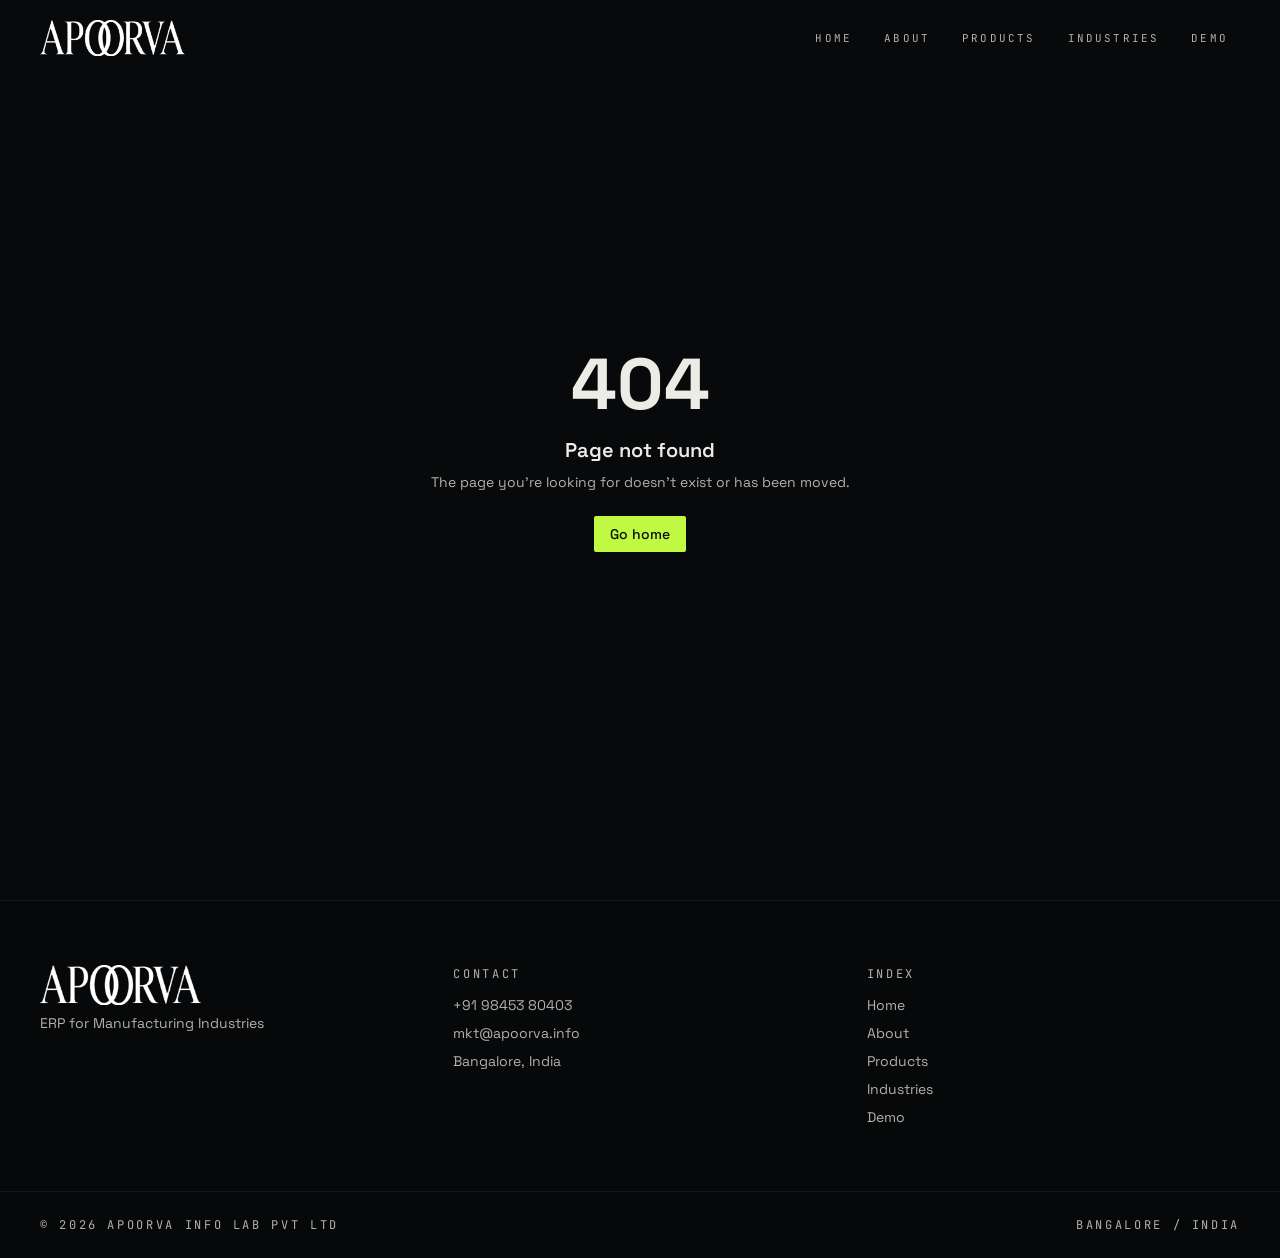
<file: index.html>
<!DOCTYPE html><html lang="en"><head><meta charSet="utf-8"/><meta name="viewport" content="width=device-width, initial-scale=1"/><link rel="preload" as="image" href="/img/apoorva-logo.png"/><link rel="stylesheet" href="/assets/styles-BxoEETp6.css" data-precedence="default"/><link rel="stylesheet" href="https://fonts.googleapis.com/css2?family=Space+Grotesk:wght@300;400;500;600;700&amp;family=JetBrains+Mono:wght@400;500&amp;display=swap" data-precedence="default"/><title>Apoorva Info Lab — ERP for Manufacturing Industries</title><meta name="author" content="Apoorva Info Lab Pvt Ltd"/><meta name="description" content="Advanced ERP systems for manufacturing: AIMS, CIPAS, eBIZ, eWaste and E Cast, backed by 24/7 technical support and deep industry expertise."/><meta property="og:title" content="Apoorva Info Lab — ERP for Manufacturing Industries"/><meta property="og:description" content="Advanced ERP systems for manufacturing: AIMS, CIPAS, eBIZ, eWaste and E Cast, backed by 24/7 technical support and deep industry expertise."/><meta property="og:type" content="website"/><meta name="twitter:card" content="summary"/><link rel="modulepreload" href="/assets/index-D6dcOJN_.js"/><link rel="modulepreload" href="/assets/jsx-runtime-B-hcVAMW.js"/><link rel="modulepreload" href="/assets/routes-D7aoRh3-.js"/><link rel="modulepreload" href="/assets/Reveal-HDSV6b2i.js"/><link rel="icon" href="/favicon.png" type="image/png"/><link rel="preconnect" href="https://fonts.googleapis.com"/><link rel="preconnect" href="https://fonts.gstatic.com" crossorigin="anonymous"/></head><body><div aria-hidden="true" class="pointer-events-none fixed inset-0 -z-10 bg-background"><div class="absolute inset-0 overflow-hidden"><div class="absolute left-1/2 top-1/3 h-[46rem] w-[46rem] -translate-x-1/2 -translate-y-1/2 rounded-full bg-primary/8 blur-[140px]"></div><div class="absolute bottom-0 left-0 h-[30rem] w-[30rem] rounded-full bg-foreground/5 blur-[120px]"></div><div class="absolute inset-0 opacity-[0.16]" style="background-image:linear-gradient(to right, color-mix(in oklch, var(--color-foreground) 12%, transparent) 1px, transparent 1px), linear-gradient(to bottom, color-mix(in oklch, var(--color-foreground) 12%, transparent) 1px, transparent 1px);background-size:88px 88px;mask-image:radial-gradient(ellipse at 50% 40%, black, transparent 72%)"></div></div></div><header class="fixed inset-x-0 top-0 z-50 transition-all duration-500 border-b border-transparent"><div class="mx-auto flex max-w-[1400px] items-center justify-between gap-2 px-3 py-5 sm:gap-6 sm:px-6 md:px-10"><a class="group shrink-0 active" aria-label="Apoorva Info Lab home" href="/" data-status="active" aria-current="page"><img src="/img/apoorva-logo.png" alt="Apoorva Info Lab" class="h-7 w-auto max-w-24 object-contain brightness-0 invert sm:h-9 sm:max-w-40"/></a><nav class="flex items-center gap-1 sm:gap-2"><a class="px-1 py-2 font-mono text-[0.5rem] uppercase tracking-[0.08em] transition-colors sm:px-3 sm:text-[0.68rem] sm:tracking-[0.2em] text-primary" href="/" data-status="active" aria-current="page">Home</a><a class="px-1 py-2 font-mono text-[0.5rem] uppercase tracking-[0.08em] transition-colors sm:px-3 sm:text-[0.68rem] sm:tracking-[0.2em] text-muted-foreground hover:text-foreground" href="/about">About</a><a class="px-1 py-2 font-mono text-[0.5rem] uppercase tracking-[0.08em] transition-colors sm:px-3 sm:text-[0.68rem] sm:tracking-[0.2em] text-muted-foreground hover:text-foreground" href="/products">Products</a><a class="px-1 py-2 font-mono text-[0.5rem] uppercase tracking-[0.08em] transition-colors sm:px-3 sm:text-[0.68rem] sm:tracking-[0.2em] text-muted-foreground hover:text-foreground" href="/industries">Industries</a><a class="px-1 py-2 font-mono text-[0.5rem] uppercase tracking-[0.08em] transition-colors sm:px-3 sm:text-[0.68rem] sm:tracking-[0.2em] text-muted-foreground hover:text-foreground" href="/book-demo">Demo</a></nav></div></header><main class="relative z-10"><!--$--><div><section class="relative flex min-h-[100svh] items-center overflow-hidden"><div class="pointer-events-none fixed left-0 top-0 z-20 transition-opacity duration-500 opacity-100" aria-hidden="false"><div class="absolute left-1/2 top-1/2 -translate-x-1/2 -translate-y-1/2 text-center drop-shadow-lg"><p class="font-mono text-[0.58rem] uppercase tracking-[0.22em] text-muted-foreground">System / 001</p><p class="mt-1 whitespace-nowrap font-mono text-xs font-medium uppercase tracking-[0.18em] text-primary">ERP Sphere</p></div><div><span class="absolute h-px origin-center bg-primary/55 left-[12%] top-[31%] w-[25%] rotate-[24deg]"></span><span class="absolute size-1 bg-primary shadow-[0_0_10px_var(--color-primary)] left-[35%] top-[30%]"></span><a class="inline-flex items-center justify-center gap-2 whitespace-nowrap font-medium cursor-pointer transition-colors focus-visible:outline-none focus-visible:ring-1 disabled:pointer-events-none disabled:opacity-50 disabled:cursor-not-allowed [&amp;_svg]:pointer-events-none [&amp;_svg]:size-4 [&amp;_svg]:shrink-0 border pointer-events-auto absolute h-7 rounded-none border-primary/45 bg-background/80 px-2 font-mono text-[0.58rem] uppercase tracking-[0.16em] text-foreground shadow-none backdrop-blur-md hover:border-primary hover:bg-primary hover:text-primary-foreground focus-visible:ring-primary left-[-19%] top-[18%]" tabindex="0" href="/products/aims">AIMS</a></div><div><span class="absolute h-px origin-center bg-primary/55 right-[10%] top-[39%] w-[28%] -rotate-[17deg]"></span><span class="absolute size-1 bg-primary shadow-[0_0_10px_var(--color-primary)] right-[35%] top-[38%]"></span><a class="inline-flex items-center justify-center gap-2 whitespace-nowrap font-medium cursor-pointer transition-colors focus-visible:outline-none focus-visible:ring-1 disabled:pointer-events-none disabled:opacity-50 disabled:cursor-not-allowed [&amp;_svg]:pointer-events-none [&amp;_svg]:size-4 [&amp;_svg]:shrink-0 border pointer-events-auto absolute h-7 rounded-none border-primary/45 bg-background/80 px-2 font-mono text-[0.58rem] uppercase tracking-[0.16em] text-foreground shadow-none backdrop-blur-md hover:border-primary hover:bg-primary hover:text-primary-foreground focus-visible:ring-primary right-[-22%] top-[27%]" tabindex="0" href="/products/cipas">CIPAS</a></div><div><span class="absolute h-px origin-center bg-primary/55 bottom-[34%] left-[11%] w-[27%] -rotate-[20deg]"></span><span class="absolute size-1 bg-primary shadow-[0_0_10px_var(--color-primary)] bottom-[34%] left-[35%]"></span><a class="inline-flex items-center justify-center gap-2 whitespace-nowrap font-medium cursor-pointer transition-colors focus-visible:outline-none focus-visible:ring-1 disabled:pointer-events-none disabled:opacity-50 disabled:cursor-not-allowed [&amp;_svg]:pointer-events-none [&amp;_svg]:size-4 [&amp;_svg]:shrink-0 border pointer-events-auto absolute h-7 rounded-none border-primary/45 bg-background/80 px-2 font-mono text-[0.58rem] uppercase tracking-[0.16em] text-foreground shadow-none backdrop-blur-md hover:border-primary hover:bg-primary hover:text-primary-foreground focus-visible:ring-primary bottom-[23%] left-[-20%]" tabindex="0" href="/products/ebiz">eBIZ</a></div><div><span class="absolute h-px origin-center bg-primary/55 bottom-[24%] right-[10%] w-[28%] rotate-[25deg]"></span><span class="absolute size-1 bg-primary shadow-[0_0_10px_var(--color-primary)] bottom-[23%] right-[35%]"></span><a class="inline-flex items-center justify-center gap-2 whitespace-nowrap font-medium cursor-pointer transition-colors focus-visible:outline-none focus-visible:ring-1 disabled:pointer-events-none disabled:opacity-50 disabled:cursor-not-allowed [&amp;_svg]:pointer-events-none [&amp;_svg]:size-4 [&amp;_svg]:shrink-0 border pointer-events-auto absolute h-7 rounded-none border-primary/45 bg-background/80 px-2 font-mono text-[0.58rem] uppercase tracking-[0.16em] text-foreground shadow-none backdrop-blur-md hover:border-primary hover:bg-primary hover:text-primary-foreground focus-visible:ring-primary bottom-[10%] right-[-20%]" tabindex="0" href="/products/ewaste">eWaste</a></div><div><span class="absolute origin-center bg-primary/55 left-1/2 top-[6%] h-[33%] w-px -translate-x-1/2"></span><span class="absolute size-1 bg-primary shadow-[0_0_10px_var(--color-primary)] left-1/2 top-[38%] -translate-x-1/2"></span><a class="inline-flex items-center justify-center gap-2 whitespace-nowrap font-medium cursor-pointer transition-colors focus-visible:outline-none focus-visible:ring-1 disabled:pointer-events-none disabled:opacity-50 disabled:cursor-not-allowed [&amp;_svg]:pointer-events-none [&amp;_svg]:size-4 [&amp;_svg]:shrink-0 border pointer-events-auto absolute h-7 rounded-none border-primary/45 bg-background/80 px-2 font-mono text-[0.58rem] uppercase tracking-[0.16em] text-foreground shadow-none backdrop-blur-md hover:border-primary hover:bg-primary hover:text-primary-foreground focus-visible:ring-primary left-1/2 top-[-16%] -translate-x-1/2" tabindex="0" href="/products/ecast">E Cast</a></div></div><div class="mx-auto w-full max-w-[1400px] px-6 md:px-10"><div style="transition-delay:0ms" class="transition-all duration-1000 ease-out motion-reduce:transition-none translate-y-8 opacity-0 blur-[6px]"><p class="label-mono">Erp systems / 001</p></div><div style="transition-delay:120ms" class="transition-all duration-1000 ease-out motion-reduce:transition-none translate-y-8 opacity-0 blur-[6px]"><h1 class="display-xl mt-8 text-[clamp(2.15rem,6.5vw,5.75rem)]">APOORVA<span class="block text-muted-foreground/60">INFO LAB</span></h1><div class="mt-6 min-h-[7rem] max-w-3xl sm:min-h-[5.5rem]" aria-live="polite" aria-atomic="true"><p class="text-2xl font-medium leading-snug text-foreground sm:text-3xl md:text-4xl"><span class="text-muted-foreground/70">ERP for </span><span class="inline-block text-primary hero-text-anim">Discrete Manufacturing</span></p><div class="relative mt-5 h-px w-full max-w-[16rem] overflow-hidden bg-border/60" aria-hidden="true"><span class="absolute inset-y-0 left-0 bg-primary transition-none" style="transform:translateX(-100%)"></span></div></div></div><div style="transition-delay:260ms" class="transition-all duration-1000 ease-out motion-reduce:transition-none translate-y-8 opacity-0 blur-[6px]"><div class="mt-10 grid gap-8 border-t border-border/60 pt-8 md:grid-cols-[1.1fr_1fr]"><p class="max-w-xl text-xl leading-relaxed text-muted-foreground">Transforming manufacturing operations with cutting-edge technology, comprehensive ERP systems, and unparalleled technical support.</p><div class="flex flex-wrap items-start gap-4 md:justify-end"><a class="group inline-flex items-center gap-3 bg-primary px-6 py-3 font-mono text-[0.7rem] uppercase tracking-[0.2em] text-primary-foreground transition-transform hover:-translate-y-0.5" href="/products">Explore solutions<svg xmlns="http://www.w3.org/2000/svg" width="24" height="24" viewBox="0 0 24 24" fill="none" stroke="currentColor" stroke-width="2" stroke-linecap="round" stroke-linejoin="round" class="lucide lucide-arrow-right size-4 transition-transform group-hover:translate-x-1" aria-hidden="true"><path d="M5 12h14"></path><path d="m12 5 7 7-7 7"></path></svg></a><a class="inline-flex items-center gap-3 border border-border px-6 py-3 font-mono text-[0.7rem] uppercase tracking-[0.2em] text-foreground transition-colors hover:border-primary hover:text-primary" href="/book-demo">Book demo</a></div></div></div></div><span class="label-mono absolute bottom-8 left-6 md:left-10">Scroll to enter</span></section><section class="relative flex min-h-[100svh] items-center py-32"><div class="mx-auto w-full max-w-[1400px] px-6 md:px-10"><div style="transition-delay:0ms" class="transition-all duration-1000 ease-out motion-reduce:transition-none translate-y-8 opacity-0 blur-[6px]"><div class="flex items-center gap-4"><span class="font-mono text-[0.68rem] tracking-[0.24em] text-primary">002</span><span class="h-px w-10 bg-primary/40"></span><span class="label-mono">Identity</span></div></div><div style="transition-delay:120ms" class="transition-all duration-1000 ease-out motion-reduce:transition-none translate-y-8 opacity-0 blur-[6px]"><div class="glass-panel mt-10 max-w-4xl p-8 md:p-14"><h2 class="display-xl text-[clamp(2rem,5vw,4rem)]">Advanced ERP Solutions for Manufacturing Excellence</h2><dl class="mt-12 grid gap-10 sm:grid-cols-3"><div><dt class="label-mono text-primary">Advanced ERP Solutions</dt><dd class="mt-3 text-lg leading-relaxed text-muted-foreground">Comprehensive software tailored for manufacturing excellence with real-time analytics and automation.</dd></div><div><dt class="label-mono text-primary">24/7 Technical Support</dt><dd class="mt-3 text-lg leading-relaxed text-muted-foreground">Round-the-clock technical support to keep your operations running smoothly with expert assistance.</dd></div><div><dt class="label-mono text-primary">Industry Expertise</dt><dd class="mt-3 text-lg leading-relaxed text-muted-foreground">Deep understanding of manufacturing processes and challenges with proven implementation success.</dd></div></dl><div class="mt-12 flex flex-wrap gap-x-12 gap-y-4 border-t border-border/60 pt-6"><div><p class="label-mono">Based in</p><p class="mt-1 text-base">Bangalore, India</p></div><div><p class="label-mono">Focus</p><p class="mt-1 text-base">Manufacturing ERP</p></div><div><p class="label-mono">Support</p><p class="mt-1 text-base">24/7 technical</p></div></div></div></div></div></section><section class="relative flex min-h-[100svh] items-center py-32"><div class="mx-auto w-full max-w-[1400px] px-6 md:px-10"><div style="transition-delay:0ms" class="transition-all duration-1000 ease-out motion-reduce:transition-none translate-y-8 opacity-0 blur-[6px]"><div class="flex items-center gap-4"><span class="font-mono text-[0.68rem] tracking-[0.24em] text-primary">003</span><span class="h-px w-10 bg-primary/40"></span><span class="label-mono">The machine</span></div></div><div style="transition-delay:100ms" class="transition-all duration-1000 ease-out motion-reduce:transition-none translate-y-8 opacity-0 blur-[6px]"><h2 class="display-xl mt-8 max-w-3xl text-[clamp(2rem,6vw,5rem)]">One system, running every floor.</h2></div><div class="mt-16 grid gap-px border border-border/60 bg-border/40 sm:grid-cols-2 lg:grid-cols-3"><div style="transition-delay:0ms" class="transition-all duration-1000 ease-out motion-reduce:transition-none translate-y-8 opacity-0 blur-[6px]"><div class="group h-full bg-background/60 p-8 backdrop-blur-sm transition-colors hover:bg-primary/5"><p class="font-mono text-[0.68rem] tracking-[0.24em] text-primary">MODULE / <!-- -->01</p><p class="mt-6 text-xl tracking-tight">Production Planning</p><span class="mt-6 block h-px w-full bg-border transition-colors group-hover:bg-primary/50"></span></div></div><div style="transition-delay:70ms" class="transition-all duration-1000 ease-out motion-reduce:transition-none translate-y-8 opacity-0 blur-[6px]"><div class="group h-full bg-background/60 p-8 backdrop-blur-sm transition-colors hover:bg-primary/5"><p class="font-mono text-[0.68rem] tracking-[0.24em] text-primary">MODULE / <!-- -->02</p><p class="mt-6 text-xl tracking-tight">Inventory Management</p><span class="mt-6 block h-px w-full bg-border transition-colors group-hover:bg-primary/50"></span></div></div><div style="transition-delay:140ms" class="transition-all duration-1000 ease-out motion-reduce:transition-none translate-y-8 opacity-0 blur-[6px]"><div class="group h-full bg-background/60 p-8 backdrop-blur-sm transition-colors hover:bg-primary/5"><p class="font-mono text-[0.68rem] tracking-[0.24em] text-primary">MODULE / <!-- -->03</p><p class="mt-6 text-xl tracking-tight">Quality Control</p><span class="mt-6 block h-px w-full bg-border transition-colors group-hover:bg-primary/50"></span></div></div><div style="transition-delay:210ms" class="transition-all duration-1000 ease-out motion-reduce:transition-none translate-y-8 opacity-0 blur-[6px]"><div class="group h-full bg-background/60 p-8 backdrop-blur-sm transition-colors hover:bg-primary/5"><p class="font-mono text-[0.68rem] tracking-[0.24em] text-primary">MODULE / <!-- -->04</p><p class="mt-6 text-xl tracking-tight">Project &amp; Resource Planning</p><span class="mt-6 block h-px w-full bg-border transition-colors group-hover:bg-primary/50"></span></div></div><div style="transition-delay:280ms" class="transition-all duration-1000 ease-out motion-reduce:transition-none translate-y-8 opacity-0 blur-[6px]"><div class="group h-full bg-background/60 p-8 backdrop-blur-sm transition-colors hover:bg-primary/5"><p class="font-mono text-[0.68rem] tracking-[0.24em] text-primary">MODULE / <!-- -->05</p><p class="mt-6 text-xl tracking-tight">Trade &amp; Rental Operations</p><span class="mt-6 block h-px w-full bg-border transition-colors group-hover:bg-primary/50"></span></div></div><div style="transition-delay:350ms" class="transition-all duration-1000 ease-out motion-reduce:transition-none translate-y-8 opacity-0 blur-[6px]"><div class="group h-full bg-background/60 p-8 backdrop-blur-sm transition-colors hover:bg-primary/5"><p class="font-mono text-[0.68rem] tracking-[0.24em] text-primary">MODULE / <!-- -->06</p><p class="mt-6 text-xl tracking-tight">Compliance &amp; Reporting</p><span class="mt-6 block h-px w-full bg-border transition-colors group-hover:bg-primary/50"></span></div></div></div></div></section><section class="relative py-32"><div class="mx-auto w-full max-w-[1400px] px-6 md:px-10"><div style="transition-delay:0ms" class="transition-all duration-1000 ease-out motion-reduce:transition-none translate-y-8 opacity-0 blur-[6px]"><div class="flex items-center gap-4"><span class="font-mono text-[0.68rem] tracking-[0.24em] text-primary">004</span><span class="h-px w-10 bg-primary/40"></span><span class="label-mono">Product corridor</span></div></div></div><div class="mx-auto flex min-h-[62svh] w-full max-w-[1400px] items-center px-6 py-8 md:px-10"><div style="transition-delay:0ms" class="transition-all duration-1000 ease-out motion-reduce:transition-none translate-y-8 opacity-0 blur-[6px] w-full"><article class="glass-panel grid gap-10 p-8 md:grid-cols-[0.9fr_1.1fr] md:p-14"><div><p class="font-mono text-[0.68rem] tracking-[0.24em] text-primary">PRODUCT / <!-- -->01</p><h3 class="display-xl mt-6 text-[clamp(2.5rem,8vw,6rem)]">AIMS</h3></div><div class="flex flex-col justify-between gap-10"><p class="text-xl leading-relaxed text-muted-foreground">AIMS ERP for Manufacturing Excellence</p><ul class="grid gap-x-8 gap-y-3 sm:grid-cols-2"><li class="flex items-baseline gap-3 text-lg"><span class="size-1 shrink-0 translate-y-[-2px] bg-primary"></span>Production planning</li><li class="flex items-baseline gap-3 text-lg"><span class="size-1 shrink-0 translate-y-[-2px] bg-primary"></span>Inventory &amp; MRP</li><li class="flex items-baseline gap-3 text-lg"><span class="size-1 shrink-0 translate-y-[-2px] bg-primary"></span>Quality control</li><li class="flex items-baseline gap-3 text-lg"><span class="size-1 shrink-0 translate-y-[-2px] bg-primary"></span>Maintenance &amp; tooling</li></ul><a class="group inline-flex w-fit items-center gap-3 border border-border px-5 py-3 font-mono text-[0.68rem] uppercase tracking-[0.2em] transition-colors hover:border-primary hover:text-primary" href="/products/aims">View product<svg xmlns="http://www.w3.org/2000/svg" width="24" height="24" viewBox="0 0 24 24" fill="none" stroke="currentColor" stroke-width="2" stroke-linecap="round" stroke-linejoin="round" class="lucide lucide-arrow-right size-4 transition-transform group-hover:translate-x-1" aria-hidden="true"><path d="M5 12h14"></path><path d="m12 5 7 7-7 7"></path></svg></a></div></article></div></div><div class="mx-auto flex min-h-[62svh] w-full max-w-[1400px] items-center px-6 py-8 md:px-10"><div style="transition-delay:0ms" class="transition-all duration-1000 ease-out motion-reduce:transition-none translate-y-8 opacity-0 blur-[6px] w-full"><article class="glass-panel grid gap-10 p-8 md:grid-cols-[0.9fr_1.1fr] md:p-14"><div><p class="font-mono text-[0.68rem] tracking-[0.24em] text-primary">PRODUCT / <!-- -->02</p><h3 class="display-xl mt-6 text-[clamp(2.5rem,8vw,6rem)]">CIPAS</h3></div><div class="flex flex-col justify-between gap-10"><p class="text-xl leading-relaxed text-muted-foreground">CIPAS ERP for Project-Based Manufacturing</p><ul class="grid gap-x-8 gap-y-3 sm:grid-cols-2"><li class="flex items-baseline gap-3 text-lg"><span class="size-1 shrink-0 translate-y-[-2px] bg-primary"></span>Project costing</li><li class="flex items-baseline gap-3 text-lg"><span class="size-1 shrink-0 translate-y-[-2px] bg-primary"></span>Billing schedules</li><li class="flex items-baseline gap-3 text-lg"><span class="size-1 shrink-0 translate-y-[-2px] bg-primary"></span>Material tracking</li><li class="flex items-baseline gap-3 text-lg"><span class="size-1 shrink-0 translate-y-[-2px] bg-primary"></span>Live project status</li></ul><a class="group inline-flex w-fit items-center gap-3 border border-border px-5 py-3 font-mono text-[0.68rem] uppercase tracking-[0.2em] transition-colors hover:border-primary hover:text-primary" href="/products/cipas">View product<svg xmlns="http://www.w3.org/2000/svg" width="24" height="24" viewBox="0 0 24 24" fill="none" stroke="currentColor" stroke-width="2" stroke-linecap="round" stroke-linejoin="round" class="lucide lucide-arrow-right size-4 transition-transform group-hover:translate-x-1" aria-hidden="true"><path d="M5 12h14"></path><path d="m12 5 7 7-7 7"></path></svg></a></div></article></div></div><div class="mx-auto flex min-h-[62svh] w-full max-w-[1400px] items-center px-6 py-8 md:px-10"><div style="transition-delay:0ms" class="transition-all duration-1000 ease-out motion-reduce:transition-none translate-y-8 opacity-0 blur-[6px] w-full"><article class="glass-panel grid gap-10 p-8 md:grid-cols-[0.9fr_1.1fr] md:p-14"><div><p class="font-mono text-[0.68rem] tracking-[0.24em] text-primary">PRODUCT / <!-- -->03</p><h3 class="display-xl mt-6 text-[clamp(2.5rem,8vw,6rem)]">eBIZ</h3></div><div class="flex flex-col justify-between gap-10"><p class="text-xl leading-relaxed text-muted-foreground">eBIZ ERP for Trading, IT Rental &amp; Service</p><ul class="grid gap-x-8 gap-y-3 sm:grid-cols-2"><li class="flex items-baseline gap-3 text-lg"><span class="size-1 shrink-0 translate-y-[-2px] bg-primary"></span>Rental operations</li><li class="flex items-baseline gap-3 text-lg"><span class="size-1 shrink-0 translate-y-[-2px] bg-primary"></span>Asset tracking</li><li class="flex items-baseline gap-3 text-lg"><span class="size-1 shrink-0 translate-y-[-2px] bg-primary"></span>Service management</li><li class="flex items-baseline gap-3 text-lg"><span class="size-1 shrink-0 translate-y-[-2px] bg-primary"></span>Integrated accounting</li></ul><a class="group inline-flex w-fit items-center gap-3 border border-border px-5 py-3 font-mono text-[0.68rem] uppercase tracking-[0.2em] transition-colors hover:border-primary hover:text-primary" href="/products/ebiz">View product<svg xmlns="http://www.w3.org/2000/svg" width="24" height="24" viewBox="0 0 24 24" fill="none" stroke="currentColor" stroke-width="2" stroke-linecap="round" stroke-linejoin="round" class="lucide lucide-arrow-right size-4 transition-transform group-hover:translate-x-1" aria-hidden="true"><path d="M5 12h14"></path><path d="m12 5 7 7-7 7"></path></svg></a></div></article></div></div><div class="mx-auto flex min-h-[62svh] w-full max-w-[1400px] items-center px-6 py-8 md:px-10"><div style="transition-delay:0ms" class="transition-all duration-1000 ease-out motion-reduce:transition-none translate-y-8 opacity-0 blur-[6px] w-full"><article class="glass-panel grid gap-10 p-8 md:grid-cols-[0.9fr_1.1fr] md:p-14"><div><p class="font-mono text-[0.68rem] tracking-[0.24em] text-primary">PRODUCT / <!-- -->04</p><h3 class="display-xl mt-6 text-[clamp(2.5rem,8vw,6rem)]">eWaste</h3></div><div class="flex flex-col justify-between gap-10"><p class="text-xl leading-relaxed text-muted-foreground">ERP for E-Waste Management</p><ul class="grid gap-x-8 gap-y-3 sm:grid-cols-2"><li class="flex items-baseline gap-3 text-lg"><span class="size-1 shrink-0 translate-y-[-2px] bg-primary"></span>Collection tracking</li><li class="flex items-baseline gap-3 text-lg"><span class="size-1 shrink-0 translate-y-[-2px] bg-primary"></span>Segregation &amp; recycling</li><li class="flex items-baseline gap-3 text-lg"><span class="size-1 shrink-0 translate-y-[-2px] bg-primary"></span>Data destruction</li><li class="flex items-baseline gap-3 text-lg"><span class="size-1 shrink-0 translate-y-[-2px] bg-primary"></span>Certified disposal</li></ul><a class="group inline-flex w-fit items-center gap-3 border border-border px-5 py-3 font-mono text-[0.68rem] uppercase tracking-[0.2em] transition-colors hover:border-primary hover:text-primary" href="/products/ewaste">View product<svg xmlns="http://www.w3.org/2000/svg" width="24" height="24" viewBox="0 0 24 24" fill="none" stroke="currentColor" stroke-width="2" stroke-linecap="round" stroke-linejoin="round" class="lucide lucide-arrow-right size-4 transition-transform group-hover:translate-x-1" aria-hidden="true"><path d="M5 12h14"></path><path d="m12 5 7 7-7 7"></path></svg></a></div></article></div></div><div class="mx-auto flex min-h-[62svh] w-full max-w-[1400px] items-center px-6 py-8 md:px-10"><div style="transition-delay:0ms" class="transition-all duration-1000 ease-out motion-reduce:transition-none translate-y-8 opacity-0 blur-[6px] w-full"><article class="glass-panel grid gap-10 p-8 md:grid-cols-[0.9fr_1.1fr] md:p-14"><div><p class="font-mono text-[0.68rem] tracking-[0.24em] text-primary">PRODUCT / <!-- -->05</p><h3 class="display-xl mt-6 text-[clamp(2.5rem,8vw,6rem)]">E Cast</h3></div><div class="flex flex-col justify-between gap-10"><p class="text-xl leading-relaxed text-muted-foreground">ERP for Forging &amp; Casting Industry</p><ul class="grid gap-x-8 gap-y-3 sm:grid-cols-2"><li class="flex items-baseline gap-3 text-lg"><span class="size-1 shrink-0 translate-y-[-2px] bg-primary"></span>Forging planning</li><li class="flex items-baseline gap-3 text-lg"><span class="size-1 shrink-0 translate-y-[-2px] bg-primary"></span>Material traceability</li><li class="flex items-baseline gap-3 text-lg"><span class="size-1 shrink-0 translate-y-[-2px] bg-primary"></span>Die &amp; tool control</li><li class="flex items-baseline gap-3 text-lg"><span class="size-1 shrink-0 translate-y-[-2px] bg-primary"></span>Quality &amp; OEE</li></ul><a class="group inline-flex w-fit items-center gap-3 border border-border px-5 py-3 font-mono text-[0.68rem] uppercase tracking-[0.2em] transition-colors hover:border-primary hover:text-primary" href="/products/ecast">View product<svg xmlns="http://www.w3.org/2000/svg" width="24" height="24" viewBox="0 0 24 24" fill="none" stroke="currentColor" stroke-width="2" stroke-linecap="round" stroke-linejoin="round" class="lucide lucide-arrow-right size-4 transition-transform group-hover:translate-x-1" aria-hidden="true"><path d="M5 12h14"></path><path d="m12 5 7 7-7 7"></path></svg></a></div></article></div></div></section><section class="relative flex min-h-[90svh] items-center py-32"><div class="mx-auto w-full max-w-[1400px] px-6 md:px-10"><div style="transition-delay:0ms" class="transition-all duration-1000 ease-out motion-reduce:transition-none translate-y-8 opacity-0 blur-[6px]"><div class="flex items-center gap-4"><span class="font-mono text-[0.68rem] tracking-[0.24em] text-primary">005</span><span class="h-px w-10 bg-primary/40"></span><span class="label-mono">Transmission</span></div></div><div style="transition-delay:120ms" class="transition-all duration-1000 ease-out motion-reduce:transition-none translate-y-8 opacity-0 blur-[6px]"><h2 class="display-xl mt-8 max-w-4xl text-[clamp(2.2rem,7vw,6rem)]">Ready to transform your manufacturing processes?</h2></div><div style="transition-delay:220ms" class="transition-all duration-1000 ease-out motion-reduce:transition-none translate-y-8 opacity-0 blur-[6px]"><p class="mt-8 max-w-xl text-xl leading-relaxed text-muted-foreground">Join hundreds of manufacturing companies that trust <!-- -->Apoorva Info Lab<!-- --> for their digital transformation journey.</p></div><div style="transition-delay:300ms" class="transition-all duration-1000 ease-out motion-reduce:transition-none translate-y-8 opacity-0 blur-[6px]"><div class="mt-12 flex flex-wrap items-center gap-6"><a class="group inline-flex items-center gap-3 bg-primary px-8 py-4 font-mono text-[0.7rem] uppercase tracking-[0.2em] text-primary-foreground transition-transform hover:-translate-y-0.5" href="/book-demo">Book your demo<svg xmlns="http://www.w3.org/2000/svg" width="24" height="24" viewBox="0 0 24 24" fill="none" stroke="currentColor" stroke-width="2" stroke-linecap="round" stroke-linejoin="round" class="lucide lucide-arrow-right size-4 transition-transform group-hover:translate-x-1" aria-hidden="true"><path d="M5 12h14"></path><path d="m12 5 7 7-7 7"></path></svg></a><div class="flex flex-wrap gap-x-10 gap-y-3"><div><p class="label-mono">Call</p><p class="mt-1 text-base">+91 98453 80403</p></div><div><p class="label-mono">Write</p><p class="mt-1 text-base">mkt@apoorva.info</p></div><div><p class="label-mono">Located</p><p class="mt-1 text-base">Bangalore, India</p></div></div></div></div></div></section></div><script>(function(a,f){let l;try{l=JSON.parse(sessionStorage.getItem(a)||"{}")}catch{return}const n=l?.[f||history.state?.__TSR_key];let c=!1;for(const t in n){const e=n[t],o=e?.scrollX,s=e?.scrollY;if(Number.isFinite(o)&&Number.isFinite(s)){if(t==="window")scrollTo(o,s),c=!0;else if(t)try{const r=document.querySelector(t);r&&(r.scrollLeft=o,r.scrollTop=s)}catch{}}}if(c)return;const i=location.hash.slice(1);if(i){const t=history.state?.__hashScrollIntoViewOptions??!0;if(t){const e=document.getElementById(i);e&&e.scrollIntoView(t)}return}scrollTo(0,0)})("tsr-scroll-restoration-v1_3");document.currentScript.remove()</script><!--/$--></main><footer class="relative z-10 border-t border-border/60 bg-background/80 backdrop-blur-xl"><div class="mx-auto grid max-w-[1400px] gap-10 px-6 py-16 md:grid-cols-3 md:px-10"><div><img src="/img/apoorva-logo.png" alt="Apoorva Info Lab" class="h-10 w-auto max-w-52 object-contain brightness-0 invert"/><p class="mt-2 max-w-xs text-sm text-muted-foreground">ERP for Manufacturing Industries</p></div><div><p class="label-mono">Contact</p><ul class="mt-3 space-y-2 text-sm text-muted-foreground"><li><a href="tel:+919845380403" class="hover:text-primary">+91 98453 80403</a></li><li><a href="mailto:mkt@apoorva.info" class="hover:text-primary">mkt@apoorva.info</a></li><li>Bangalore, India</li></ul></div><div><p class="label-mono">Index</p><ul class="mt-3 space-y-2 text-sm"><li><a class="text-muted-foreground transition-colors hover:text-primary active" href="/" data-status="active" aria-current="page">Home</a></li><li><a class="text-muted-foreground transition-colors hover:text-primary" href="/about">About</a></li><li><a class="text-muted-foreground transition-colors hover:text-primary" href="/products">Products</a></li><li><a class="text-muted-foreground transition-colors hover:text-primary" href="/industries">Industries</a></li><li><a class="text-muted-foreground transition-colors hover:text-primary" href="/book-demo">Demo</a></li></ul></div></div><div class="mx-auto flex max-w-[1400px] flex-wrap items-center justify-between gap-3 border-t border-border/60 px-6 py-6 md:px-10"><p class="label-mono">© <!-- -->2026<!-- --> <!-- -->Apoorva Info Lab Pvt Ltd</p><p class="label-mono">Bangalore / India</p></div></footer><section aria-label="Notifications alt+T" tabindex="-1" aria-live="polite" aria-relevant="additions text" aria-atomic="false"></section><script data-tsr-stream-part="">(self.$R=self.$R||{})["tsr"]=[];self.$_TSR={h(){this.hydrated=!0,this.c()},e(){this.streamEnded=!0,this.c()},c(){this.hydrated&&this.streamEnded&&(delete self.$_TSR,delete self.$R.tsr)},p(e){this.initialized?e():this.buffer.push(e)},buffer:[]};$_TSR.router=($R=>$R[0]={manifest:$R[1]={routes:$R[2]={__root__:$R[3]={preloads:$R[4]=["/assets/index-D6dcOJN_.js","/assets/jsx-runtime-B-hcVAMW.js"],scripts:$R[5]=[$R[6]={attrs:$R[7]={type:"module",async:!0,src:"/assets/index-D6dcOJN_.js"}}]},"/":$R[8]={preloads:$R[9]=["/assets/routes-D7aoRh3-.js","/assets/Reveal-HDSV6b2i.js"]}}},matches:$R[10]=[$R[11]={i:"__root__ ",u:1792164393514,s:"success",ssr:!0},$R[12]={i:"  ",u:1792164393514,s:"success",ssr:!0}]})($R["tsr"]);$_TSR.e();{let s=document.currentScript,p;while((p=s.previousElementSibling)&&p.hasAttribute('data-tsr-stream-part'))p.remove();s.remove()}</script><script type="module" async="" src="/assets/index-D6dcOJN_.js"></script><script>document.currentScript.remove();/*$tsr-stream-boundary*/</script></body></html>
</file>
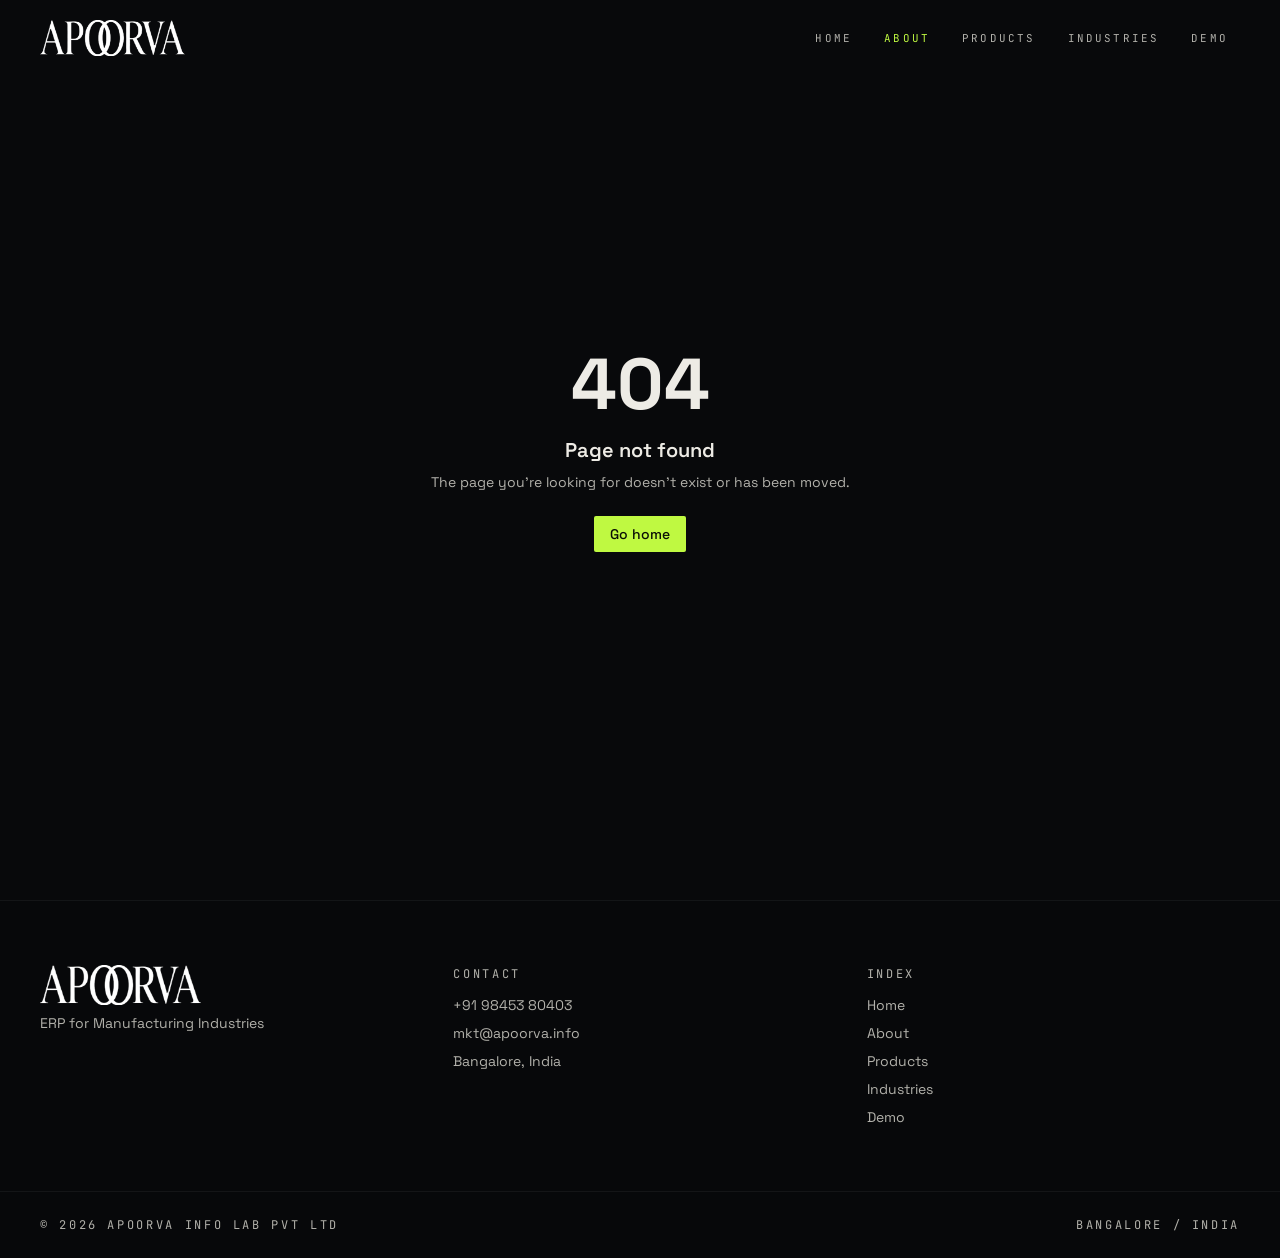
<file: about/index.html>
<!DOCTYPE html><html lang="en"><head><meta charSet="utf-8"/><meta name="viewport" content="width=device-width, initial-scale=1"/><link rel="preload" as="image" href="/img/apoorva-logo.png"/><link rel="stylesheet" href="/assets/styles-BxoEETp6.css" data-precedence="default"/><link rel="stylesheet" href="https://fonts.googleapis.com/css2?family=Space+Grotesk:wght@300;400;500;600;700&amp;family=JetBrains+Mono:wght@400;500&amp;display=swap" data-precedence="default"/><title>About Apoorva Info Lab — Manufacturing ERP Since 2000</title><meta name="author" content="Apoorva Info Lab Pvt Ltd"/><meta name="description" content="Learn about Apoorva Info Lab&#x27;s journey, mission and vision: practical, integrated ERP solutions for Indian enterprises since 2000."/><meta property="og:title" content="About Apoorva Info Lab — Manufacturing ERP Since 2000"/><meta property="og:description" content="Learn about Apoorva Info Lab&#x27;s journey, mission and vision: practical, integrated ERP solutions for Indian enterprises since 2000."/><meta property="og:type" content="website"/><meta name="twitter:card" content="summary"/><link rel="modulepreload" href="/assets/index-D6dcOJN_.js"/><link rel="modulepreload" href="/assets/jsx-runtime-B-hcVAMW.js"/><link rel="modulepreload" href="/assets/about-CAU-reoI.js"/><link rel="modulepreload" href="/assets/Reveal-HDSV6b2i.js"/><link rel="icon" href="/favicon.png" type="image/png"/><link rel="preconnect" href="https://fonts.googleapis.com"/><link rel="preconnect" href="https://fonts.gstatic.com" crossorigin="anonymous"/></head><body><div aria-hidden="true" class="pointer-events-none fixed inset-0 -z-10 bg-background"><div class="absolute inset-0 overflow-hidden"><div class="absolute left-1/2 top-1/3 h-[46rem] w-[46rem] -translate-x-1/2 -translate-y-1/2 rounded-full bg-primary/8 blur-[140px]"></div><div class="absolute bottom-0 left-0 h-[30rem] w-[30rem] rounded-full bg-foreground/5 blur-[120px]"></div><div class="absolute inset-0 opacity-[0.16]" style="background-image:linear-gradient(to right, color-mix(in oklch, var(--color-foreground) 12%, transparent) 1px, transparent 1px), linear-gradient(to bottom, color-mix(in oklch, var(--color-foreground) 12%, transparent) 1px, transparent 1px);background-size:88px 88px;mask-image:radial-gradient(ellipse at 50% 40%, black, transparent 72%)"></div></div></div><header class="fixed inset-x-0 top-0 z-50 transition-all duration-500 border-b border-transparent"><div class="mx-auto flex max-w-[1400px] items-center justify-between gap-2 px-3 py-5 sm:gap-6 sm:px-6 md:px-10"><a class="group shrink-0" aria-label="Apoorva Info Lab home" href="/"><img src="/img/apoorva-logo.png" alt="Apoorva Info Lab" class="h-7 w-auto max-w-24 object-contain brightness-0 invert sm:h-9 sm:max-w-40"/></a><nav class="flex items-center gap-1 sm:gap-2"><a class="px-1 py-2 font-mono text-[0.5rem] uppercase tracking-[0.08em] transition-colors sm:px-3 sm:text-[0.68rem] sm:tracking-[0.2em] text-muted-foreground hover:text-foreground" href="/">Home</a><a class="px-1 py-2 font-mono text-[0.5rem] uppercase tracking-[0.08em] transition-colors sm:px-3 sm:text-[0.68rem] sm:tracking-[0.2em] text-primary" href="/about" data-status="active" aria-current="page">About</a><a class="px-1 py-2 font-mono text-[0.5rem] uppercase tracking-[0.08em] transition-colors sm:px-3 sm:text-[0.68rem] sm:tracking-[0.2em] text-muted-foreground hover:text-foreground" href="/products">Products</a><a class="px-1 py-2 font-mono text-[0.5rem] uppercase tracking-[0.08em] transition-colors sm:px-3 sm:text-[0.68rem] sm:tracking-[0.2em] text-muted-foreground hover:text-foreground" href="/industries">Industries</a><a class="px-1 py-2 font-mono text-[0.5rem] uppercase tracking-[0.08em] transition-colors sm:px-3 sm:text-[0.68rem] sm:tracking-[0.2em] text-muted-foreground hover:text-foreground" href="/book-demo">Demo</a></nav></div></header><main class="relative z-10"><!--$--><div><section class="mx-auto flex min-h-[72svh] w-full max-w-[1400px] items-end px-6 pb-20 pt-40 md:px-10"><div class="max-w-5xl"><div style="transition-delay:0ms" class="transition-all duration-1000 ease-out motion-reduce:transition-none translate-y-8 opacity-0 blur-[6px]"><p class="label-mono">Company / Since 2000</p></div><div style="transition-delay:100ms" class="transition-all duration-1000 ease-out motion-reduce:transition-none translate-y-8 opacity-0 blur-[6px]"><h1 class="display-xl mt-8 text-[clamp(2.7rem,9vw,7.5rem)]">ABOUT APOORVA</h1></div><div style="transition-delay:200ms" class="transition-all duration-1000 ease-out motion-reduce:transition-none translate-y-8 opacity-0 blur-[6px]"><p class="mt-8 max-w-3xl text-xl leading-relaxed text-muted-foreground md:text-2xl">Pioneering digital transformation in manufacturing through innovative ERP solutions and reliable IT support.</p></div></div></section><section class="border-y border-border/60 bg-background/55 backdrop-blur-sm"><div class="mx-auto grid max-w-[1400px] grid-cols-2 md:grid-cols-4"><div class="border-b border-r border-border/60 p-6 md:p-10"><p class="display-xl text-3xl text-primary md:text-5xl">2000</p><p class="label-mono mt-3">Founded</p></div><div class="border-b border-r border-border/60 p-6 md:p-10"><p class="display-xl text-3xl text-primary md:text-5xl">100+</p><p class="label-mono mt-3">Projects completed</p></div><div class="border-b border-r border-border/60 p-6 md:p-10"><p class="display-xl text-3xl text-primary md:text-5xl">100+</p><p class="label-mono mt-3">Happy clients</p></div><div class="border-b border-r border-border/60 p-6 md:p-10"><p class="display-xl text-3xl text-primary md:text-5xl">24/7</p><p class="label-mono mt-3">Support available</p></div></div></section><section class="mx-auto grid w-full max-w-[1400px] gap-12 px-6 py-28 md:grid-cols-[0.7fr_1.3fr] md:px-10"><div style="transition-delay:0ms" class="transition-all duration-1000 ease-out motion-reduce:transition-none translate-y-8 opacity-0 blur-[6px]"><p class="label-mono">Our journey / 001</p></div><div style="transition-delay:100ms" class="transition-all duration-1000 ease-out motion-reduce:transition-none translate-y-8 opacity-0 blur-[6px]"><div><h2 class="display-xl text-[clamp(2rem,5vw,4.5rem)]">Making IT simple, faster and cost-effective.</h2><div class="mt-8 space-y-6 text-xl leading-relaxed text-muted-foreground"><p>Founded in 2000, Apoorva InfoLab is dedicated to empowering India&#x27;s small and medium-sized businesses with innovative technology solutions. Our understanding of diverse Indian industries and business-process re-engineering helps organisations streamline operations and drive growth.</p><p>Our experienced team specialises in software development, database migration, facility management and database management. We have built our reputation on robust ERP applications, prompt technical support, and a careful understanding of each client&#x27;s processes.</p><p>We translate those processes into effective, scalable technology solutions—delivered on time and within budget.</p></div></div></div></section><section class="mx-auto w-full max-w-[1400px] px-6 pb-32 md:px-10"><div class="grid gap-px border border-border/60 bg-border/40 md:grid-cols-2"><div style="transition-delay:0ms" class="transition-all duration-1000 ease-out motion-reduce:transition-none translate-y-8 opacity-0 blur-[6px]"><article class="h-full bg-background/85 p-8 md:p-14"><p class="label-mono text-primary">Mission / 002</p><h2 class="mt-6 text-3xl tracking-tight">Shared success, built to last.</h2><p class="mt-6 text-xl leading-relaxed text-muted-foreground">Our mission is to empower our clients and our team to succeed in the evolving digital economy. We consistently aim to exceed expectations with solutions that create real business impact and long-term relationships built on integrity, reliability and shared success.</p></article></div><div style="transition-delay:100ms" class="transition-all duration-1000 ease-out motion-reduce:transition-none translate-y-8 opacity-0 blur-[6px]"><article class="h-full bg-background/85 p-8 md:p-14"><p class="label-mono text-primary">Vision / 003</p><h2 class="mt-6 text-3xl tracking-tight">Practical technology for Indian enterprise.</h2><p class="mt-6 text-xl leading-relaxed text-muted-foreground">Our vision is to deliver cost-effective, integrated technology solutions that empower Indian enterprises to operate efficiently and embrace the best business practices.</p></article></div></div><div style="transition-delay:160ms" class="transition-all duration-1000 ease-out motion-reduce:transition-none translate-y-8 opacity-0 blur-[6px]"><div class="mt-16 flex flex-wrap items-center justify-between gap-8 border-t border-border/60 pt-10"><p class="max-w-xl text-xl text-muted-foreground">See how that experience translates into focused software for your industry.</p><a class="group inline-flex items-center gap-3 bg-primary px-6 py-3 font-mono text-[0.68rem] uppercase tracking-[0.2em] text-primary-foreground" href="/products">Explore products <svg xmlns="http://www.w3.org/2000/svg" width="24" height="24" viewBox="0 0 24 24" fill="none" stroke="currentColor" stroke-width="2" stroke-linecap="round" stroke-linejoin="round" class="lucide lucide-arrow-right size-4 transition-transform group-hover:translate-x-1" aria-hidden="true"><path d="M5 12h14"></path><path d="m12 5 7 7-7 7"></path></svg></a></div></div></section></div><script>(function(a,f){let l;try{l=JSON.parse(sessionStorage.getItem(a)||"{}")}catch{return}const n=l?.[f||history.state?.__TSR_key];let c=!1;for(const t in n){const e=n[t],o=e?.scrollX,s=e?.scrollY;if(Number.isFinite(o)&&Number.isFinite(s)){if(t==="window")scrollTo(o,s),c=!0;else if(t)try{const r=document.querySelector(t);r&&(r.scrollLeft=o,r.scrollTop=s)}catch{}}}if(c)return;const i=location.hash.slice(1);if(i){const t=history.state?.__hashScrollIntoViewOptions??!0;if(t){const e=document.getElementById(i);e&&e.scrollIntoView(t)}return}scrollTo(0,0)})("tsr-scroll-restoration-v1_3");document.currentScript.remove()</script><!--/$--></main><footer class="relative z-10 border-t border-border/60 bg-background/80 backdrop-blur-xl"><div class="mx-auto grid max-w-[1400px] gap-10 px-6 py-16 md:grid-cols-3 md:px-10"><div><img src="/img/apoorva-logo.png" alt="Apoorva Info Lab" class="h-10 w-auto max-w-52 object-contain brightness-0 invert"/><p class="mt-2 max-w-xs text-sm text-muted-foreground">ERP for Manufacturing Industries</p></div><div><p class="label-mono">Contact</p><ul class="mt-3 space-y-2 text-sm text-muted-foreground"><li><a href="tel:+919845380403" class="hover:text-primary">+91 98453 80403</a></li><li><a href="mailto:mkt@apoorva.info" class="hover:text-primary">mkt@apoorva.info</a></li><li>Bangalore, India</li></ul></div><div><p class="label-mono">Index</p><ul class="mt-3 space-y-2 text-sm"><li><a class="text-muted-foreground transition-colors hover:text-primary" href="/">Home</a></li><li><a class="text-muted-foreground transition-colors hover:text-primary active" href="/about" data-status="active" aria-current="page">About</a></li><li><a class="text-muted-foreground transition-colors hover:text-primary" href="/products">Products</a></li><li><a class="text-muted-foreground transition-colors hover:text-primary" href="/industries">Industries</a></li><li><a class="text-muted-foreground transition-colors hover:text-primary" href="/book-demo">Demo</a></li></ul></div></div><div class="mx-auto flex max-w-[1400px] flex-wrap items-center justify-between gap-3 border-t border-border/60 px-6 py-6 md:px-10"><p class="label-mono">© <!-- -->2026<!-- --> <!-- -->Apoorva Info Lab Pvt Ltd</p><p class="label-mono">Bangalore / India</p></div></footer><section aria-label="Notifications alt+T" tabindex="-1" aria-live="polite" aria-relevant="additions text" aria-atomic="false"></section><script data-tsr-stream-part="">(self.$R=self.$R||{})["tsr"]=[];self.$_TSR={h(){this.hydrated=!0,this.c()},e(){this.streamEnded=!0,this.c()},c(){this.hydrated&&this.streamEnded&&(delete self.$_TSR,delete self.$R.tsr)},p(e){this.initialized?e():this.buffer.push(e)},buffer:[]};$_TSR.router=($R=>$R[0]={manifest:$R[1]={routes:$R[2]={__root__:$R[3]={preloads:$R[4]=["/assets/index-D6dcOJN_.js","/assets/jsx-runtime-B-hcVAMW.js"],scripts:$R[5]=[$R[6]={attrs:$R[7]={type:"module",async:!0,src:"/assets/index-D6dcOJN_.js"}}]},"/about":$R[8]={preloads:$R[9]=["/assets/about-CAU-reoI.js","/assets/Reveal-HDSV6b2i.js"]}}},matches:$R[10]=[$R[11]={i:"__root__ ",u:1792164393589,s:"success",ssr:!0},$R[12]={i:" about about",u:1792164393589,s:"success",ssr:!0}]})($R["tsr"]);$_TSR.e();{let s=document.currentScript,p;while((p=s.previousElementSibling)&&p.hasAttribute('data-tsr-stream-part'))p.remove();s.remove()}</script><script type="module" async="" src="/assets/index-D6dcOJN_.js"></script><script>document.currentScript.remove();/*$tsr-stream-boundary*/</script></body></html>
</file>
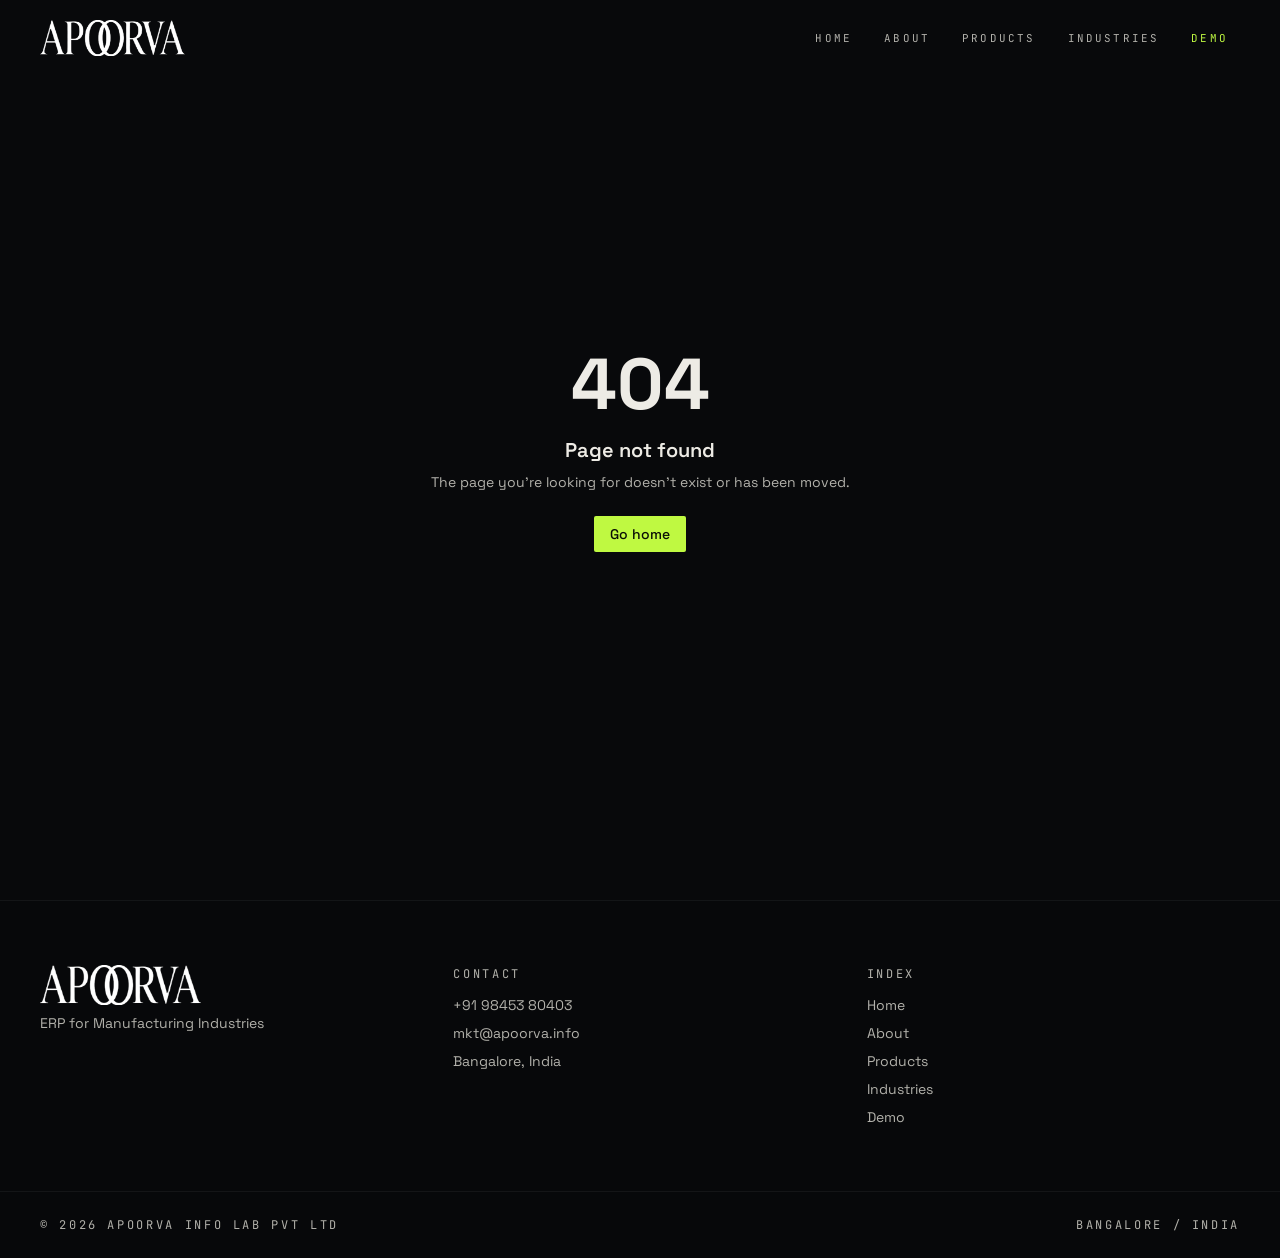
<file: book-demo/index.html>
<!DOCTYPE html><html lang="en"><head><meta charSet="utf-8"/><meta name="viewport" content="width=device-width, initial-scale=1"/><link rel="preload" as="image" href="/img/apoorva-logo.png"/><link rel="stylesheet" href="/assets/styles-BxoEETp6.css" data-precedence="default"/><link rel="stylesheet" href="https://fonts.googleapis.com/css2?family=Space+Grotesk:wght@300;400;500;600;700&amp;family=JetBrains+Mono:wght@400;500&amp;display=swap" data-precedence="default"/><title>Book a Demo — Apoorva Info Lab ERP</title><meta name="author" content="Apoorva Info Lab Pvt Ltd"/><meta name="description" content="Schedule a personalized walkthrough of Apoorva Info Lab&#x27;s manufacturing ERP systems. Bangalore-based team, response within 24 hours."/><meta property="og:title" content="Book a Demo — Apoorva Info Lab ERP"/><meta property="og:description" content="Schedule a personalized walkthrough of Apoorva Info Lab&#x27;s manufacturing ERP systems. Bangalore-based team, response within 24 hours."/><meta property="og:type" content="website"/><meta name="twitter:card" content="summary"/><link rel="modulepreload" href="/assets/index-D6dcOJN_.js"/><link rel="modulepreload" href="/assets/jsx-runtime-B-hcVAMW.js"/><link rel="modulepreload" href="/assets/book-demo-BhSrkwQa.js"/><link rel="modulepreload" href="/assets/createLucideIcon-CLdWFMku.js"/><link rel="modulepreload" href="/assets/Reveal-HDSV6b2i.js"/><link rel="icon" href="/favicon.png" type="image/png"/><link rel="preconnect" href="https://fonts.googleapis.com"/><link rel="preconnect" href="https://fonts.gstatic.com" crossorigin="anonymous"/></head><body><div aria-hidden="true" class="pointer-events-none fixed inset-0 -z-10 bg-background"><div class="absolute inset-0 overflow-hidden"><div class="absolute left-1/2 top-1/3 h-[46rem] w-[46rem] -translate-x-1/2 -translate-y-1/2 rounded-full bg-primary/8 blur-[140px]"></div><div class="absolute bottom-0 left-0 h-[30rem] w-[30rem] rounded-full bg-foreground/5 blur-[120px]"></div><div class="absolute inset-0 opacity-[0.16]" style="background-image:linear-gradient(to right, color-mix(in oklch, var(--color-foreground) 12%, transparent) 1px, transparent 1px), linear-gradient(to bottom, color-mix(in oklch, var(--color-foreground) 12%, transparent) 1px, transparent 1px);background-size:88px 88px;mask-image:radial-gradient(ellipse at 50% 40%, black, transparent 72%)"></div></div></div><header class="fixed inset-x-0 top-0 z-50 transition-all duration-500 border-b border-transparent"><div class="mx-auto flex max-w-[1400px] items-center justify-between gap-2 px-3 py-5 sm:gap-6 sm:px-6 md:px-10"><a class="group shrink-0" aria-label="Apoorva Info Lab home" href="/"><img src="/img/apoorva-logo.png" alt="Apoorva Info Lab" class="h-7 w-auto max-w-24 object-contain brightness-0 invert sm:h-9 sm:max-w-40"/></a><nav class="flex items-center gap-1 sm:gap-2"><a class="px-1 py-2 font-mono text-[0.5rem] uppercase tracking-[0.08em] transition-colors sm:px-3 sm:text-[0.68rem] sm:tracking-[0.2em] text-muted-foreground hover:text-foreground" href="/">Home</a><a class="px-1 py-2 font-mono text-[0.5rem] uppercase tracking-[0.08em] transition-colors sm:px-3 sm:text-[0.68rem] sm:tracking-[0.2em] text-muted-foreground hover:text-foreground" href="/about">About</a><a class="px-1 py-2 font-mono text-[0.5rem] uppercase tracking-[0.08em] transition-colors sm:px-3 sm:text-[0.68rem] sm:tracking-[0.2em] text-muted-foreground hover:text-foreground" href="/products">Products</a><a class="px-1 py-2 font-mono text-[0.5rem] uppercase tracking-[0.08em] transition-colors sm:px-3 sm:text-[0.68rem] sm:tracking-[0.2em] text-muted-foreground hover:text-foreground" href="/industries">Industries</a><a class="px-1 py-2 font-mono text-[0.5rem] uppercase tracking-[0.08em] transition-colors sm:px-3 sm:text-[0.68rem] sm:tracking-[0.2em] text-primary" href="/book-demo" data-status="active" aria-current="page">Demo</a></nav></div></header><main class="relative z-10"><!--$--><div><section class="mx-auto w-full max-w-[1400px] px-6 pb-16 pt-40 md:px-10"><div style="transition-delay:0ms" class="transition-all duration-1000 ease-out motion-reduce:transition-none translate-y-8 opacity-0 blur-[6px]"><p class="label-mono">Transmission / 001</p></div><div style="transition-delay:120ms" class="transition-all duration-1000 ease-out motion-reduce:transition-none translate-y-8 opacity-0 blur-[6px]"><h1 class="display-xl mt-8 text-[clamp(2.8rem,10vw,8rem)]">BOOK YOUR DEMO</h1></div><div style="transition-delay:220ms" class="transition-all duration-1000 ease-out motion-reduce:transition-none translate-y-8 opacity-0 blur-[6px]"><p class="mt-8 max-w-2xl text-xl leading-relaxed text-muted-foreground">Experience firsthand how <!-- -->Apoorva Info Lab<!-- -->&#x27;s solutions can transform your manufacturing processes. Schedule your personalized demo today.</p></div></section><section class="mx-auto grid w-full max-w-[1400px] gap-12 px-6 pb-32 md:px-10 lg:grid-cols-[0.85fr_1.15fr]"><div style="transition-delay:0ms" class="transition-all duration-1000 ease-out motion-reduce:transition-none translate-y-8 opacity-0 blur-[6px]"><div class="glass-panel h-full p-8 md:p-10"><p class="label-mono">Get in touch</p><dl class="mt-8 space-y-6"><div><dt class="label-mono">Phone</dt><dd class="mt-1 text-lg"><a href="tel:+919845380403" class="transition-colors hover:text-primary">+91 98453 80403</a></dd></div><div><dt class="label-mono">Email</dt><dd class="mt-1 text-lg"><a href="mailto:mkt@apoorva.info" class="transition-colors hover:text-primary">mkt@apoorva.info</a></dd></div><div><dt class="label-mono">Location</dt><dd class="mt-1 text-lg">Bangalore, India</dd></div><div><dt class="label-mono">Response time</dt><dd class="mt-1 text-lg">Within 24 hours</dd></div></dl><p class="label-mono mt-12">What to expect</p><ul class="mt-6 space-y-3"><li class="flex items-start gap-3 text-base text-muted-foreground"><svg xmlns="http://www.w3.org/2000/svg" width="24" height="24" viewBox="0 0 24 24" fill="none" stroke="currentColor" stroke-width="2" stroke-linecap="round" stroke-linejoin="round" class="lucide lucide-check mt-0.5 size-4 shrink-0 text-primary" aria-hidden="true"><path d="M20 6 9 17l-5-5"></path></svg>Personalized product walkthrough</li><li class="flex items-start gap-3 text-base text-muted-foreground"><svg xmlns="http://www.w3.org/2000/svg" width="24" height="24" viewBox="0 0 24 24" fill="none" stroke="currentColor" stroke-width="2" stroke-linecap="round" stroke-linejoin="round" class="lucide lucide-check mt-0.5 size-4 shrink-0 text-primary" aria-hidden="true"><path d="M20 6 9 17l-5-5"></path></svg>Discussion of your specific requirements</li><li class="flex items-start gap-3 text-base text-muted-foreground"><svg xmlns="http://www.w3.org/2000/svg" width="24" height="24" viewBox="0 0 24 24" fill="none" stroke="currentColor" stroke-width="2" stroke-linecap="round" stroke-linejoin="round" class="lucide lucide-check mt-0.5 size-4 shrink-0 text-primary" aria-hidden="true"><path d="M20 6 9 17l-5-5"></path></svg>Live system demonstration</li><li class="flex items-start gap-3 text-base text-muted-foreground"><svg xmlns="http://www.w3.org/2000/svg" width="24" height="24" viewBox="0 0 24 24" fill="none" stroke="currentColor" stroke-width="2" stroke-linecap="round" stroke-linejoin="round" class="lucide lucide-check mt-0.5 size-4 shrink-0 text-primary" aria-hidden="true"><path d="M20 6 9 17l-5-5"></path></svg>Q&amp;A session with our experts</li><li class="flex items-start gap-3 text-base text-muted-foreground"><svg xmlns="http://www.w3.org/2000/svg" width="24" height="24" viewBox="0 0 24 24" fill="none" stroke="currentColor" stroke-width="2" stroke-linecap="round" stroke-linejoin="round" class="lucide lucide-check mt-0.5 size-4 shrink-0 text-primary" aria-hidden="true"><path d="M20 6 9 17l-5-5"></path></svg>Custom implementation roadmap</li></ul></div></div><div style="transition-delay:120ms" class="transition-all duration-1000 ease-out motion-reduce:transition-none translate-y-8 opacity-0 blur-[6px]"><div class="glass-panel p-8 md:p-10"><p class="label-mono">Request your demo</p><form noValidate="" class="mt-8 space-y-6"><div><label for="name" class="label-mono">Name<!-- --> <span class="text-primary">*</span></label><input id="name" type="text" maxLength="255" class="mt-3 w-full border border-input bg-background/40 px-4 py-3 text-base outline-none transition-colors placeholder:text-muted-foreground/60 focus:border-primary" name="name"/></div><div><label for="companyName" class="label-mono">Company name<!-- --> <span class="text-primary">*</span></label><input id="companyName" type="text" maxLength="255" class="mt-3 w-full border border-input bg-background/40 px-4 py-3 text-base outline-none transition-colors placeholder:text-muted-foreground/60 focus:border-primary" name="companyName"/></div><div><label for="contact" class="label-mono">Contact details<!-- --> <span class="text-primary">*</span></label><input id="contact" type="text" placeholder="Phone number" maxLength="255" class="mt-3 w-full border border-input bg-background/40 px-4 py-3 text-base outline-none transition-colors placeholder:text-muted-foreground/60 focus:border-primary" name="contact"/></div><div><label for="email" class="label-mono">Email address<!-- --> <span class="text-primary">*</span></label><input id="email" type="email" maxLength="255" class="mt-3 w-full border border-input bg-background/40 px-4 py-3 text-base outline-none transition-colors placeholder:text-muted-foreground/60 focus:border-primary" name="email"/></div><div><label for="notes" class="label-mono">Additional notes</label><textarea id="notes" name="notes" rows="4" maxLength="1000" class="mt-3 w-full resize-none border border-input bg-background/40 px-4 py-3 text-base outline-none transition-colors placeholder:text-muted-foreground/60 focus:border-primary" placeholder="Tell us about your operations and what you&#x27;d like to see."></textarea></div><label class="flex cursor-pointer items-center gap-3 text-base text-muted-foreground"><input type="checkbox" class="size-4 accent-[oklch(0.91_0.21_126)]" name="callBack"/>Request a call back</label><button type="submit" class="group inline-flex items-center gap-3 bg-primary px-7 py-4 font-mono text-[0.7rem] uppercase tracking-[0.2em] text-primary-foreground transition-transform hover:-translate-y-0.5 disabled:cursor-not-allowed disabled:opacity-60">Request demo<svg xmlns="http://www.w3.org/2000/svg" width="24" height="24" viewBox="0 0 24 24" fill="none" stroke="currentColor" stroke-width="2" stroke-linecap="round" stroke-linejoin="round" class="lucide lucide-arrow-right size-4 transition-transform group-hover:translate-x-1" aria-hidden="true"><path d="M5 12h14"></path><path d="m12 5 7 7-7 7"></path></svg></button><p class="text-xs leading-relaxed text-muted-foreground/80">By submitting this form, you agree to be contacted by our team regarding your demo request.</p></form></div></div></section></div><script>(function(a,f){let l;try{l=JSON.parse(sessionStorage.getItem(a)||"{}")}catch{return}const n=l?.[f||history.state?.__TSR_key];let c=!1;for(const t in n){const e=n[t],o=e?.scrollX,s=e?.scrollY;if(Number.isFinite(o)&&Number.isFinite(s)){if(t==="window")scrollTo(o,s),c=!0;else if(t)try{const r=document.querySelector(t);r&&(r.scrollLeft=o,r.scrollTop=s)}catch{}}}if(c)return;const i=location.hash.slice(1);if(i){const t=history.state?.__hashScrollIntoViewOptions??!0;if(t){const e=document.getElementById(i);e&&e.scrollIntoView(t)}return}scrollTo(0,0)})("tsr-scroll-restoration-v1_3");document.currentScript.remove()</script><!--/$--></main><footer class="relative z-10 border-t border-border/60 bg-background/80 backdrop-blur-xl"><div class="mx-auto grid max-w-[1400px] gap-10 px-6 py-16 md:grid-cols-3 md:px-10"><div><img src="/img/apoorva-logo.png" alt="Apoorva Info Lab" class="h-10 w-auto max-w-52 object-contain brightness-0 invert"/><p class="mt-2 max-w-xs text-sm text-muted-foreground">ERP for Manufacturing Industries</p></div><div><p class="label-mono">Contact</p><ul class="mt-3 space-y-2 text-sm text-muted-foreground"><li><a href="tel:+919845380403" class="hover:text-primary">+91 98453 80403</a></li><li><a href="mailto:mkt@apoorva.info" class="hover:text-primary">mkt@apoorva.info</a></li><li>Bangalore, India</li></ul></div><div><p class="label-mono">Index</p><ul class="mt-3 space-y-2 text-sm"><li><a class="text-muted-foreground transition-colors hover:text-primary" href="/">Home</a></li><li><a class="text-muted-foreground transition-colors hover:text-primary" href="/about">About</a></li><li><a class="text-muted-foreground transition-colors hover:text-primary" href="/products">Products</a></li><li><a class="text-muted-foreground transition-colors hover:text-primary" href="/industries">Industries</a></li><li><a class="text-muted-foreground transition-colors hover:text-primary active" href="/book-demo" data-status="active" aria-current="page">Demo</a></li></ul></div></div><div class="mx-auto flex max-w-[1400px] flex-wrap items-center justify-between gap-3 border-t border-border/60 px-6 py-6 md:px-10"><p class="label-mono">© <!-- -->2026<!-- --> <!-- -->Apoorva Info Lab Pvt Ltd</p><p class="label-mono">Bangalore / India</p></div></footer><section aria-label="Notifications alt+T" tabindex="-1" aria-live="polite" aria-relevant="additions text" aria-atomic="false"></section><script data-tsr-stream-part="">(self.$R=self.$R||{})["tsr"]=[];self.$_TSR={h(){this.hydrated=!0,this.c()},e(){this.streamEnded=!0,this.c()},c(){this.hydrated&&this.streamEnded&&(delete self.$_TSR,delete self.$R.tsr)},p(e){this.initialized?e():this.buffer.push(e)},buffer:[]};$_TSR.router=($R=>$R[0]={manifest:$R[1]={routes:$R[2]={__root__:$R[3]={preloads:$R[4]=["/assets/index-D6dcOJN_.js","/assets/jsx-runtime-B-hcVAMW.js"],scripts:$R[5]=[$R[6]={attrs:$R[7]={type:"module",async:!0,src:"/assets/index-D6dcOJN_.js"}}]},"/book-demo":$R[8]={preloads:$R[9]=["/assets/book-demo-BhSrkwQa.js","/assets/createLucideIcon-CLdWFMku.js","/assets/Reveal-HDSV6b2i.js"]}}},matches:$R[10]=[$R[11]={i:"__root__ ",u:1792164393607,s:"success",ssr:!0},$R[12]={i:" book-demo book-demo",u:1792164393607,s:"success",ssr:!0}]})($R["tsr"]);$_TSR.e();{let s=document.currentScript,p;while((p=s.previousElementSibling)&&p.hasAttribute('data-tsr-stream-part'))p.remove();s.remove()}</script><script type="module" async="" src="/assets/index-D6dcOJN_.js"></script><script>document.currentScript.remove();/*$tsr-stream-boundary*/</script></body></html>
</file>
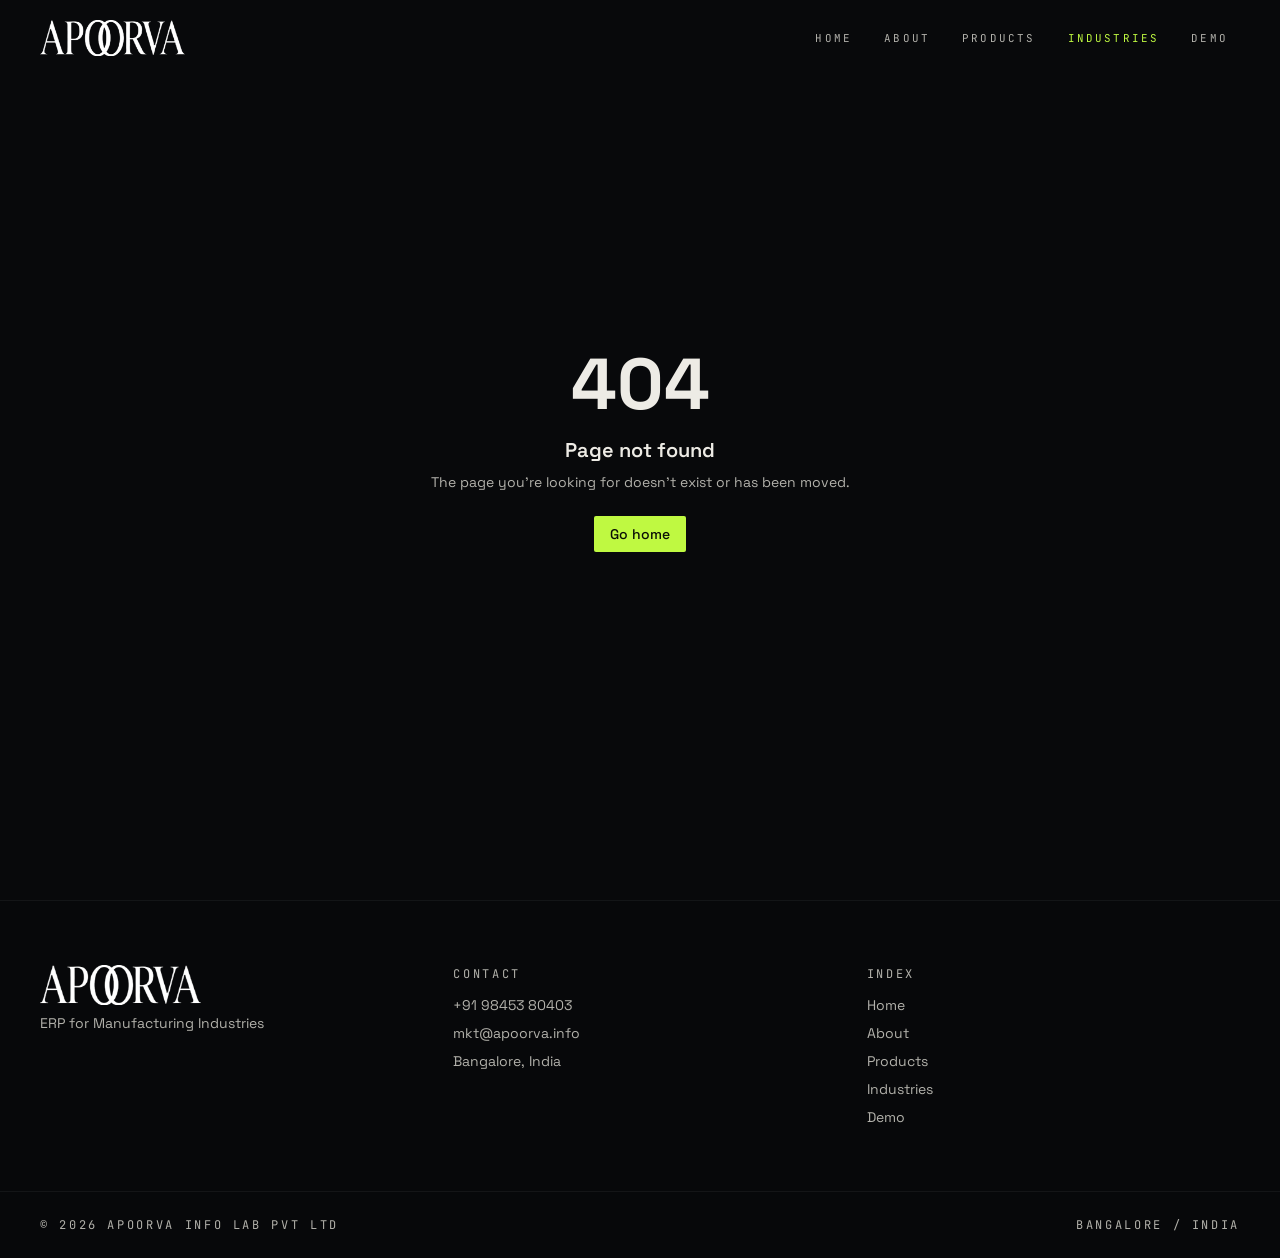
<file: industries/index.html>
<!DOCTYPE html><html lang="en"><head><meta charSet="utf-8"/><meta name="viewport" content="width=device-width, initial-scale=1"/><link rel="preload" as="image" href="/img/apoorva-logo.png"/><link rel="stylesheet" href="/assets/styles-BxoEETp6.css" data-precedence="default"/><link rel="stylesheet" href="https://fonts.googleapis.com/css2?family=Space+Grotesk:wght@300;400;500;600;700&amp;family=JetBrains+Mono:wght@400;500&amp;display=swap" data-precedence="default"/><title>Industries We Serve — Manufacturing ERP | Apoorva Info Lab</title><meta name="author" content="Apoorva Info Lab Pvt Ltd"/><meta name="description" content="ERP solutions for manufacturing, forging, engineering projects, IT rental, trading, e-waste, recycling and refurbishment operations."/><meta property="og:title" content="Industries We Serve — Manufacturing ERP | Apoorva Info Lab"/><meta property="og:description" content="ERP solutions for manufacturing, forging, engineering projects, IT rental, trading, e-waste, recycling and refurbishment operations."/><meta property="og:type" content="website"/><meta property="og:url" content="/industries"/><meta name="twitter:card" content="summary"/><link rel="modulepreload" href="/assets/index-D6dcOJN_.js"/><link rel="modulepreload" href="/assets/jsx-runtime-B-hcVAMW.js"/><link rel="modulepreload" href="/assets/industries-UCNxaZcd.js"/><link rel="modulepreload" href="/assets/Reveal-HDSV6b2i.js"/><link rel="icon" href="/favicon.png" type="image/png"/><link rel="preconnect" href="https://fonts.googleapis.com"/><link rel="preconnect" href="https://fonts.gstatic.com" crossorigin="anonymous"/><link rel="canonical" href="/industries"/></head><body><div aria-hidden="true" class="pointer-events-none fixed inset-0 -z-10 bg-background"><div class="absolute inset-0 overflow-hidden"><div class="absolute left-1/2 top-1/3 h-[46rem] w-[46rem] -translate-x-1/2 -translate-y-1/2 rounded-full bg-primary/8 blur-[140px]"></div><div class="absolute bottom-0 left-0 h-[30rem] w-[30rem] rounded-full bg-foreground/5 blur-[120px]"></div><div class="absolute inset-0 opacity-[0.16]" style="background-image:linear-gradient(to right, color-mix(in oklch, var(--color-foreground) 12%, transparent) 1px, transparent 1px), linear-gradient(to bottom, color-mix(in oklch, var(--color-foreground) 12%, transparent) 1px, transparent 1px);background-size:88px 88px;mask-image:radial-gradient(ellipse at 50% 40%, black, transparent 72%)"></div></div></div><header class="fixed inset-x-0 top-0 z-50 transition-all duration-500 border-b border-transparent"><div class="mx-auto flex max-w-[1400px] items-center justify-between gap-2 px-3 py-5 sm:gap-6 sm:px-6 md:px-10"><a class="group shrink-0" aria-label="Apoorva Info Lab home" href="/"><img src="/img/apoorva-logo.png" alt="Apoorva Info Lab" class="h-7 w-auto max-w-24 object-contain brightness-0 invert sm:h-9 sm:max-w-40"/></a><nav class="flex items-center gap-1 sm:gap-2"><a class="px-1 py-2 font-mono text-[0.5rem] uppercase tracking-[0.08em] transition-colors sm:px-3 sm:text-[0.68rem] sm:tracking-[0.2em] text-muted-foreground hover:text-foreground" href="/">Home</a><a class="px-1 py-2 font-mono text-[0.5rem] uppercase tracking-[0.08em] transition-colors sm:px-3 sm:text-[0.68rem] sm:tracking-[0.2em] text-muted-foreground hover:text-foreground" href="/about">About</a><a class="px-1 py-2 font-mono text-[0.5rem] uppercase tracking-[0.08em] transition-colors sm:px-3 sm:text-[0.68rem] sm:tracking-[0.2em] text-muted-foreground hover:text-foreground" href="/products">Products</a><a class="px-1 py-2 font-mono text-[0.5rem] uppercase tracking-[0.08em] transition-colors sm:px-3 sm:text-[0.68rem] sm:tracking-[0.2em] text-primary" href="/industries" data-status="active" aria-current="page">Industries</a><a class="px-1 py-2 font-mono text-[0.5rem] uppercase tracking-[0.08em] transition-colors sm:px-3 sm:text-[0.68rem] sm:tracking-[0.2em] text-muted-foreground hover:text-foreground" href="/book-demo">Demo</a></nav></div></header><main class="relative z-10"><!--$--><div><section class="mx-auto flex min-h-[72svh] w-full max-w-[1400px] items-end px-6 pb-20 pt-40 md:px-10"><div class="max-w-5xl"><div style="transition-delay:0ms" class="transition-all duration-1000 ease-out motion-reduce:transition-none translate-y-8 opacity-0 blur-[6px]"><p class="label-mono">Industries / 17 operating environments</p></div><div style="transition-delay:100ms" class="transition-all duration-1000 ease-out motion-reduce:transition-none translate-y-8 opacity-0 blur-[6px]"><h1 class="display-xl mt-8 text-[clamp(2.7rem,9vw,7.5rem)]">ERP, SHAPED BY INDUSTRY.</h1></div><div style="transition-delay:200ms" class="transition-all duration-1000 ease-out motion-reduce:transition-none translate-y-8 opacity-0 blur-[6px]"><p class="mt-8 max-w-3xl text-xl leading-relaxed text-muted-foreground md:text-2xl">Focused systems for the production, project, service and recovery processes that define your business.</p></div></div></section><div class="border-t border-border/60"><section class="border-b border-border/60 bg-background/55 py-20 backdrop-blur-sm"><div class="mx-auto grid w-full max-w-[1400px] gap-12 px-6 md:grid-cols-[0.65fr_1.35fr] md:px-10"><div style="transition-delay:0ms" class="transition-all duration-1000 ease-out motion-reduce:transition-none translate-y-8 opacity-0 blur-[6px]"><div class="md:sticky md:top-32"><p class="font-mono text-xs text-primary">0<!-- -->1</p><h2 class="display-xl mt-5 text-[clamp(2rem,4vw,3.5rem)]">Production manufacturing</h2><p class="mt-5 max-w-md leading-relaxed text-muted-foreground">Integrated planning, material, quality, maintenance and traceability for repeatable production environments.</p></div></div><div class="divide-y divide-border/60 border-y border-border/60"><div style="transition-delay:0ms" class="transition-all duration-1000 ease-out motion-reduce:transition-none translate-y-8 opacity-0 blur-[6px]"><article class="grid gap-5 py-6 sm:grid-cols-[1fr_auto] sm:items-center"><h3 class="text-xl md:text-2xl">Discrete Manufacturing</h3><div class="flex flex-wrap gap-2"><a class="group inline-flex items-center gap-2 border border-border px-4 py-2 font-mono text-[0.62rem] uppercase tracking-[0.16em] transition-colors hover:border-primary hover:text-primary" href="/products/aims">AIMS<!-- --> <svg xmlns="http://www.w3.org/2000/svg" width="24" height="24" viewBox="0 0 24 24" fill="none" stroke="currentColor" stroke-width="2" stroke-linecap="round" stroke-linejoin="round" class="lucide lucide-arrow-right size-3 transition-transform group-hover:translate-x-0.5" aria-hidden="true"><path d="M5 12h14"></path><path d="m12 5 7 7-7 7"></path></svg></a></div></article></div><div style="transition-delay:45ms" class="transition-all duration-1000 ease-out motion-reduce:transition-none translate-y-8 opacity-0 blur-[6px]"><article class="grid gap-5 py-6 sm:grid-cols-[1fr_auto] sm:items-center"><h3 class="text-xl md:text-2xl">Injection Moulding</h3><div class="flex flex-wrap gap-2"><a class="group inline-flex items-center gap-2 border border-border px-4 py-2 font-mono text-[0.62rem] uppercase tracking-[0.16em] transition-colors hover:border-primary hover:text-primary" href="/products/aims">AIMS<!-- --> <svg xmlns="http://www.w3.org/2000/svg" width="24" height="24" viewBox="0 0 24 24" fill="none" stroke="currentColor" stroke-width="2" stroke-linecap="round" stroke-linejoin="round" class="lucide lucide-arrow-right size-3 transition-transform group-hover:translate-x-0.5" aria-hidden="true"><path d="M5 12h14"></path><path d="m12 5 7 7-7 7"></path></svg></a></div></article></div><div style="transition-delay:90ms" class="transition-all duration-1000 ease-out motion-reduce:transition-none translate-y-8 opacity-0 blur-[6px]"><article class="grid gap-5 py-6 sm:grid-cols-[1fr_auto] sm:items-center"><h3 class="text-xl md:text-2xl">General Engineering</h3><div class="flex flex-wrap gap-2"><a class="group inline-flex items-center gap-2 border border-border px-4 py-2 font-mono text-[0.62rem] uppercase tracking-[0.16em] transition-colors hover:border-primary hover:text-primary" href="/products/aims">AIMS<!-- --> <svg xmlns="http://www.w3.org/2000/svg" width="24" height="24" viewBox="0 0 24 24" fill="none" stroke="currentColor" stroke-width="2" stroke-linecap="round" stroke-linejoin="round" class="lucide lucide-arrow-right size-3 transition-transform group-hover:translate-x-0.5" aria-hidden="true"><path d="M5 12h14"></path><path d="m12 5 7 7-7 7"></path></svg></a><a class="group inline-flex items-center gap-2 border border-border px-4 py-2 font-mono text-[0.62rem] uppercase tracking-[0.16em] transition-colors hover:border-primary hover:text-primary" href="/products/cipas">CIPAS<!-- --> <svg xmlns="http://www.w3.org/2000/svg" width="24" height="24" viewBox="0 0 24 24" fill="none" stroke="currentColor" stroke-width="2" stroke-linecap="round" stroke-linejoin="round" class="lucide lucide-arrow-right size-3 transition-transform group-hover:translate-x-0.5" aria-hidden="true"><path d="M5 12h14"></path><path d="m12 5 7 7-7 7"></path></svg></a></div></article></div><div style="transition-delay:135ms" class="transition-all duration-1000 ease-out motion-reduce:transition-none translate-y-8 opacity-0 blur-[6px]"><article class="grid gap-5 py-6 sm:grid-cols-[1fr_auto] sm:items-center"><h3 class="text-xl md:text-2xl">Aerospace Components</h3><div class="flex flex-wrap gap-2"><a class="group inline-flex items-center gap-2 border border-border px-4 py-2 font-mono text-[0.62rem] uppercase tracking-[0.16em] transition-colors hover:border-primary hover:text-primary" href="/products/aims">AIMS<!-- --> <svg xmlns="http://www.w3.org/2000/svg" width="24" height="24" viewBox="0 0 24 24" fill="none" stroke="currentColor" stroke-width="2" stroke-linecap="round" stroke-linejoin="round" class="lucide lucide-arrow-right size-3 transition-transform group-hover:translate-x-0.5" aria-hidden="true"><path d="M5 12h14"></path><path d="m12 5 7 7-7 7"></path></svg></a><a class="group inline-flex items-center gap-2 border border-border px-4 py-2 font-mono text-[0.62rem] uppercase tracking-[0.16em] transition-colors hover:border-primary hover:text-primary" href="/products/cipas">CIPAS<!-- --> <svg xmlns="http://www.w3.org/2000/svg" width="24" height="24" viewBox="0 0 24 24" fill="none" stroke="currentColor" stroke-width="2" stroke-linecap="round" stroke-linejoin="round" class="lucide lucide-arrow-right size-3 transition-transform group-hover:translate-x-0.5" aria-hidden="true"><path d="M5 12h14"></path><path d="m12 5 7 7-7 7"></path></svg></a></div></article></div><div style="transition-delay:180ms" class="transition-all duration-1000 ease-out motion-reduce:transition-none translate-y-8 opacity-0 blur-[6px]"><article class="grid gap-5 py-6 sm:grid-cols-[1fr_auto] sm:items-center"><h3 class="text-xl md:text-2xl">Automotive Components</h3><div class="flex flex-wrap gap-2"><a class="group inline-flex items-center gap-2 border border-border px-4 py-2 font-mono text-[0.62rem] uppercase tracking-[0.16em] transition-colors hover:border-primary hover:text-primary" href="/products/aims">AIMS<!-- --> <svg xmlns="http://www.w3.org/2000/svg" width="24" height="24" viewBox="0 0 24 24" fill="none" stroke="currentColor" stroke-width="2" stroke-linecap="round" stroke-linejoin="round" class="lucide lucide-arrow-right size-3 transition-transform group-hover:translate-x-0.5" aria-hidden="true"><path d="M5 12h14"></path><path d="m12 5 7 7-7 7"></path></svg></a><a class="group inline-flex items-center gap-2 border border-border px-4 py-2 font-mono text-[0.62rem] uppercase tracking-[0.16em] transition-colors hover:border-primary hover:text-primary" href="/products/ecast">E Cast<!-- --> <svg xmlns="http://www.w3.org/2000/svg" width="24" height="24" viewBox="0 0 24 24" fill="none" stroke="currentColor" stroke-width="2" stroke-linecap="round" stroke-linejoin="round" class="lucide lucide-arrow-right size-3 transition-transform group-hover:translate-x-0.5" aria-hidden="true"><path d="M5 12h14"></path><path d="m12 5 7 7-7 7"></path></svg></a></div></article></div><div style="transition-delay:225ms" class="transition-all duration-1000 ease-out motion-reduce:transition-none translate-y-8 opacity-0 blur-[6px]"><article class="grid gap-5 py-6 sm:grid-cols-[1fr_auto] sm:items-center"><h3 class="text-xl md:text-2xl">OEM Manufacturing</h3><div class="flex flex-wrap gap-2"><a class="group inline-flex items-center gap-2 border border-border px-4 py-2 font-mono text-[0.62rem] uppercase tracking-[0.16em] transition-colors hover:border-primary hover:text-primary" href="/products/aims">AIMS<!-- --> <svg xmlns="http://www.w3.org/2000/svg" width="24" height="24" viewBox="0 0 24 24" fill="none" stroke="currentColor" stroke-width="2" stroke-linecap="round" stroke-linejoin="round" class="lucide lucide-arrow-right size-3 transition-transform group-hover:translate-x-0.5" aria-hidden="true"><path d="M5 12h14"></path><path d="m12 5 7 7-7 7"></path></svg></a><a class="group inline-flex items-center gap-2 border border-border px-4 py-2 font-mono text-[0.62rem] uppercase tracking-[0.16em] transition-colors hover:border-primary hover:text-primary" href="/products/cipas">CIPAS<!-- --> <svg xmlns="http://www.w3.org/2000/svg" width="24" height="24" viewBox="0 0 24 24" fill="none" stroke="currentColor" stroke-width="2" stroke-linecap="round" stroke-linejoin="round" class="lucide lucide-arrow-right size-3 transition-transform group-hover:translate-x-0.5" aria-hidden="true"><path d="M5 12h14"></path><path d="m12 5 7 7-7 7"></path></svg></a></div></article></div><div style="transition-delay:270ms" class="transition-all duration-1000 ease-out motion-reduce:transition-none translate-y-8 opacity-0 blur-[6px]"><article class="grid gap-5 py-6 sm:grid-cols-[1fr_auto] sm:items-center"><h3 class="text-xl md:text-2xl">Paper Industry</h3><div class="flex flex-wrap gap-2"><a class="group inline-flex items-center gap-2 border border-border px-4 py-2 font-mono text-[0.62rem] uppercase tracking-[0.16em] transition-colors hover:border-primary hover:text-primary" href="/products/aims">AIMS<!-- --> <svg xmlns="http://www.w3.org/2000/svg" width="24" height="24" viewBox="0 0 24 24" fill="none" stroke="currentColor" stroke-width="2" stroke-linecap="round" stroke-linejoin="round" class="lucide lucide-arrow-right size-3 transition-transform group-hover:translate-x-0.5" aria-hidden="true"><path d="M5 12h14"></path><path d="m12 5 7 7-7 7"></path></svg></a></div></article></div><div style="transition-delay:315ms" class="transition-all duration-1000 ease-out motion-reduce:transition-none translate-y-8 opacity-0 blur-[6px]"><article class="grid gap-5 py-6 sm:grid-cols-[1fr_auto] sm:items-center"><h3 class="text-xl md:text-2xl">Corrugated Box Manufacturing</h3><div class="flex flex-wrap gap-2"><a class="group inline-flex items-center gap-2 border border-border px-4 py-2 font-mono text-[0.62rem] uppercase tracking-[0.16em] transition-colors hover:border-primary hover:text-primary" href="/products/aims">AIMS<!-- --> <svg xmlns="http://www.w3.org/2000/svg" width="24" height="24" viewBox="0 0 24 24" fill="none" stroke="currentColor" stroke-width="2" stroke-linecap="round" stroke-linejoin="round" class="lucide lucide-arrow-right size-3 transition-transform group-hover:translate-x-0.5" aria-hidden="true"><path d="M5 12h14"></path><path d="m12 5 7 7-7 7"></path></svg></a></div></article></div></div></div></section><section class="border-b border-border/60 bg-background/55 py-20 backdrop-blur-sm"><div class="mx-auto grid w-full max-w-[1400px] gap-12 px-6 md:grid-cols-[0.65fr_1.35fr] md:px-10"><div style="transition-delay:0ms" class="transition-all duration-1000 ease-out motion-reduce:transition-none translate-y-8 opacity-0 blur-[6px]"><div class="md:sticky md:top-32"><p class="font-mono text-xs text-primary">0<!-- -->2</p><h2 class="display-xl mt-5 text-[clamp(2rem,4vw,3.5rem)]">Forging &amp; specialist processes</h2><p class="mt-5 max-w-md leading-relaxed text-muted-foreground">Heat-wise material control, machine planning, die management and quality for demanding metal processes.</p></div></div><div class="divide-y divide-border/60 border-y border-border/60"><div style="transition-delay:0ms" class="transition-all duration-1000 ease-out motion-reduce:transition-none translate-y-8 opacity-0 blur-[6px]"><article class="grid gap-5 py-6 sm:grid-cols-[1fr_auto] sm:items-center"><h3 class="text-xl md:text-2xl">Forging Industry</h3><div class="flex flex-wrap gap-2"><a class="group inline-flex items-center gap-2 border border-border px-4 py-2 font-mono text-[0.62rem] uppercase tracking-[0.16em] transition-colors hover:border-primary hover:text-primary" href="/products/ecast">E Cast<!-- --> <svg xmlns="http://www.w3.org/2000/svg" width="24" height="24" viewBox="0 0 24 24" fill="none" stroke="currentColor" stroke-width="2" stroke-linecap="round" stroke-linejoin="round" class="lucide lucide-arrow-right size-3 transition-transform group-hover:translate-x-0.5" aria-hidden="true"><path d="M5 12h14"></path><path d="m12 5 7 7-7 7"></path></svg></a></div></article></div><div style="transition-delay:45ms" class="transition-all duration-1000 ease-out motion-reduce:transition-none translate-y-8 opacity-0 blur-[6px]"><article class="grid gap-5 py-6 sm:grid-cols-[1fr_auto] sm:items-center"><h3 class="text-xl md:text-2xl">Fasteners &amp; Cold Forging</h3><div class="flex flex-wrap gap-2"><a class="group inline-flex items-center gap-2 border border-border px-4 py-2 font-mono text-[0.62rem] uppercase tracking-[0.16em] transition-colors hover:border-primary hover:text-primary" href="/products/ecast">E Cast<!-- --> <svg xmlns="http://www.w3.org/2000/svg" width="24" height="24" viewBox="0 0 24 24" fill="none" stroke="currentColor" stroke-width="2" stroke-linecap="round" stroke-linejoin="round" class="lucide lucide-arrow-right size-3 transition-transform group-hover:translate-x-0.5" aria-hidden="true"><path d="M5 12h14"></path><path d="m12 5 7 7-7 7"></path></svg></a></div></article></div><div style="transition-delay:90ms" class="transition-all duration-1000 ease-out motion-reduce:transition-none translate-y-8 opacity-0 blur-[6px]"><article class="grid gap-5 py-6 sm:grid-cols-[1fr_auto] sm:items-center"><h3 class="text-xl md:text-2xl">Surface Treatment</h3><div class="flex flex-wrap gap-2"><a class="group inline-flex items-center gap-2 border border-border px-4 py-2 font-mono text-[0.62rem] uppercase tracking-[0.16em] transition-colors hover:border-primary hover:text-primary" href="/products/aims">AIMS<!-- --> <svg xmlns="http://www.w3.org/2000/svg" width="24" height="24" viewBox="0 0 24 24" fill="none" stroke="currentColor" stroke-width="2" stroke-linecap="round" stroke-linejoin="round" class="lucide lucide-arrow-right size-3 transition-transform group-hover:translate-x-0.5" aria-hidden="true"><path d="M5 12h14"></path><path d="m12 5 7 7-7 7"></path></svg></a><a class="group inline-flex items-center gap-2 border border-border px-4 py-2 font-mono text-[0.62rem] uppercase tracking-[0.16em] transition-colors hover:border-primary hover:text-primary" href="/products/ecast">E Cast<!-- --> <svg xmlns="http://www.w3.org/2000/svg" width="24" height="24" viewBox="0 0 24 24" fill="none" stroke="currentColor" stroke-width="2" stroke-linecap="round" stroke-linejoin="round" class="lucide lucide-arrow-right size-3 transition-transform group-hover:translate-x-0.5" aria-hidden="true"><path d="M5 12h14"></path><path d="m12 5 7 7-7 7"></path></svg></a></div></article></div></div></div></section><section class="border-b border-border/60 bg-background/55 py-20 backdrop-blur-sm"><div class="mx-auto grid w-full max-w-[1400px] gap-12 px-6 md:grid-cols-[0.65fr_1.35fr] md:px-10"><div style="transition-delay:0ms" class="transition-all duration-1000 ease-out motion-reduce:transition-none translate-y-8 opacity-0 blur-[6px]"><div class="md:sticky md:top-32"><p class="font-mono text-xs text-primary">0<!-- -->3</p><h2 class="display-xl mt-5 text-[clamp(2rem,4vw,3.5rem)]">Project &amp; engineered-to-order</h2><p class="mt-5 max-w-md leading-relaxed text-muted-foreground">Project codes, technical part lists, cost visibility and milestone billing for complex delivery models.</p></div></div><div class="divide-y divide-border/60 border-y border-border/60"><div style="transition-delay:0ms" class="transition-all duration-1000 ease-out motion-reduce:transition-none translate-y-8 opacity-0 blur-[6px]"><article class="grid gap-5 py-6 sm:grid-cols-[1fr_auto] sm:items-center"><h3 class="text-xl md:text-2xl">Make-to-Order Manufacturing</h3><div class="flex flex-wrap gap-2"><a class="group inline-flex items-center gap-2 border border-border px-4 py-2 font-mono text-[0.62rem] uppercase tracking-[0.16em] transition-colors hover:border-primary hover:text-primary" href="/products/cipas">CIPAS<!-- --> <svg xmlns="http://www.w3.org/2000/svg" width="24" height="24" viewBox="0 0 24 24" fill="none" stroke="currentColor" stroke-width="2" stroke-linecap="round" stroke-linejoin="round" class="lucide lucide-arrow-right size-3 transition-transform group-hover:translate-x-0.5" aria-hidden="true"><path d="M5 12h14"></path><path d="m12 5 7 7-7 7"></path></svg></a></div></article></div><div style="transition-delay:45ms" class="transition-all duration-1000 ease-out motion-reduce:transition-none translate-y-8 opacity-0 blur-[6px]"><article class="grid gap-5 py-6 sm:grid-cols-[1fr_auto] sm:items-center"><h3 class="text-xl md:text-2xl">Project-Based Manufacturing</h3><div class="flex flex-wrap gap-2"><a class="group inline-flex items-center gap-2 border border-border px-4 py-2 font-mono text-[0.62rem] uppercase tracking-[0.16em] transition-colors hover:border-primary hover:text-primary" href="/products/cipas">CIPAS<!-- --> <svg xmlns="http://www.w3.org/2000/svg" width="24" height="24" viewBox="0 0 24 24" fill="none" stroke="currentColor" stroke-width="2" stroke-linecap="round" stroke-linejoin="round" class="lucide lucide-arrow-right size-3 transition-transform group-hover:translate-x-0.5" aria-hidden="true"><path d="M5 12h14"></path><path d="m12 5 7 7-7 7"></path></svg></a></div></article></div></div></div></section><section class="border-b border-border/60 bg-background/55 py-20 backdrop-blur-sm"><div class="mx-auto grid w-full max-w-[1400px] gap-12 px-6 md:grid-cols-[0.65fr_1.35fr] md:px-10"><div style="transition-delay:0ms" class="transition-all duration-1000 ease-out motion-reduce:transition-none translate-y-8 opacity-0 blur-[6px]"><div class="md:sticky md:top-32"><p class="font-mono text-xs text-primary">0<!-- -->4</p><h2 class="display-xl mt-5 text-[clamp(2rem,4vw,3.5rem)]">Trade, rental &amp; service</h2><p class="mt-5 max-w-md leading-relaxed text-muted-foreground">Asset lifecycle, rental, field service, multi-branch stock and accounting in one operational system.</p></div></div><div class="divide-y divide-border/60 border-y border-border/60"><div style="transition-delay:0ms" class="transition-all duration-1000 ease-out motion-reduce:transition-none translate-y-8 opacity-0 blur-[6px]"><article class="grid gap-5 py-6 sm:grid-cols-[1fr_auto] sm:items-center"><h3 class="text-xl md:text-2xl">IT Rental &amp; Service Companies</h3><div class="flex flex-wrap gap-2"><a class="group inline-flex items-center gap-2 border border-border px-4 py-2 font-mono text-[0.62rem] uppercase tracking-[0.16em] transition-colors hover:border-primary hover:text-primary" href="/products/ebiz">eBIZ<!-- --> <svg xmlns="http://www.w3.org/2000/svg" width="24" height="24" viewBox="0 0 24 24" fill="none" stroke="currentColor" stroke-width="2" stroke-linecap="round" stroke-linejoin="round" class="lucide lucide-arrow-right size-3 transition-transform group-hover:translate-x-0.5" aria-hidden="true"><path d="M5 12h14"></path><path d="m12 5 7 7-7 7"></path></svg></a></div></article></div><div style="transition-delay:45ms" class="transition-all duration-1000 ease-out motion-reduce:transition-none translate-y-8 opacity-0 blur-[6px]"><article class="grid gap-5 py-6 sm:grid-cols-[1fr_auto] sm:items-center"><h3 class="text-xl md:text-2xl">Trading Companies</h3><div class="flex flex-wrap gap-2"><a class="group inline-flex items-center gap-2 border border-border px-4 py-2 font-mono text-[0.62rem] uppercase tracking-[0.16em] transition-colors hover:border-primary hover:text-primary" href="/products/ebiz">eBIZ<!-- --> <svg xmlns="http://www.w3.org/2000/svg" width="24" height="24" viewBox="0 0 24 24" fill="none" stroke="currentColor" stroke-width="2" stroke-linecap="round" stroke-linejoin="round" class="lucide lucide-arrow-right size-3 transition-transform group-hover:translate-x-0.5" aria-hidden="true"><path d="M5 12h14"></path><path d="m12 5 7 7-7 7"></path></svg></a></div></article></div></div></div></section><section class="border-b border-border/60 bg-background/55 py-20 backdrop-blur-sm"><div class="mx-auto grid w-full max-w-[1400px] gap-12 px-6 md:grid-cols-[0.65fr_1.35fr] md:px-10"><div style="transition-delay:0ms" class="transition-all duration-1000 ease-out motion-reduce:transition-none translate-y-8 opacity-0 blur-[6px]"><div class="md:sticky md:top-32"><p class="font-mono text-xs text-primary">0<!-- -->5</p><h2 class="display-xl mt-5 text-[clamp(2rem,4vw,3.5rem)]">Circular economy</h2><p class="mt-5 max-w-md leading-relaxed text-muted-foreground">Collection-to-disposal traceability, batch integrity, recovery controls and compliance records.</p></div></div><div class="divide-y divide-border/60 border-y border-border/60"><div style="transition-delay:0ms" class="transition-all duration-1000 ease-out motion-reduce:transition-none translate-y-8 opacity-0 blur-[6px]"><article class="grid gap-5 py-6 sm:grid-cols-[1fr_auto] sm:items-center"><h3 class="text-xl md:text-2xl">E-Waste Management</h3><div class="flex flex-wrap gap-2"><a class="group inline-flex items-center gap-2 border border-border px-4 py-2 font-mono text-[0.62rem] uppercase tracking-[0.16em] transition-colors hover:border-primary hover:text-primary" href="/products/ewaste">eWaste<!-- --> <svg xmlns="http://www.w3.org/2000/svg" width="24" height="24" viewBox="0 0 24 24" fill="none" stroke="currentColor" stroke-width="2" stroke-linecap="round" stroke-linejoin="round" class="lucide lucide-arrow-right size-3 transition-transform group-hover:translate-x-0.5" aria-hidden="true"><path d="M5 12h14"></path><path d="m12 5 7 7-7 7"></path></svg></a></div></article></div><div style="transition-delay:45ms" class="transition-all duration-1000 ease-out motion-reduce:transition-none translate-y-8 opacity-0 blur-[6px]"><article class="grid gap-5 py-6 sm:grid-cols-[1fr_auto] sm:items-center"><h3 class="text-xl md:text-2xl">Recycling &amp; Refurbishment</h3><div class="flex flex-wrap gap-2"><a class="group inline-flex items-center gap-2 border border-border px-4 py-2 font-mono text-[0.62rem] uppercase tracking-[0.16em] transition-colors hover:border-primary hover:text-primary" href="/products/ewaste">eWaste<!-- --> <svg xmlns="http://www.w3.org/2000/svg" width="24" height="24" viewBox="0 0 24 24" fill="none" stroke="currentColor" stroke-width="2" stroke-linecap="round" stroke-linejoin="round" class="lucide lucide-arrow-right size-3 transition-transform group-hover:translate-x-0.5" aria-hidden="true"><path d="M5 12h14"></path><path d="m12 5 7 7-7 7"></path></svg></a></div></article></div></div></div></section></div><section class="mx-auto flex min-h-[55svh] w-full max-w-[1400px] flex-col justify-center px-6 py-24 md:px-10"><div style="transition-delay:0ms" class="transition-all duration-1000 ease-out motion-reduce:transition-none translate-y-8 opacity-0 blur-[6px]"><p class="label-mono">Your process / Our starting point</p><h2 class="display-xl mt-7 max-w-4xl text-[clamp(2.4rem,6vw,5.5rem)]">Find the right system for the way you work.</h2><a class="group mt-10 inline-flex w-fit items-center gap-3 bg-primary px-7 py-4 font-mono text-[0.68rem] uppercase tracking-[0.2em] text-primary-foreground" href="/book-demo">Discuss your requirements <svg xmlns="http://www.w3.org/2000/svg" width="24" height="24" viewBox="0 0 24 24" fill="none" stroke="currentColor" stroke-width="2" stroke-linecap="round" stroke-linejoin="round" class="lucide lucide-arrow-right size-4 transition-transform group-hover:translate-x-1" aria-hidden="true"><path d="M5 12h14"></path><path d="m12 5 7 7-7 7"></path></svg></a></div></section></div><script>(function(a,f){let l;try{l=JSON.parse(sessionStorage.getItem(a)||"{}")}catch{return}const n=l?.[f||history.state?.__TSR_key];let c=!1;for(const t in n){const e=n[t],o=e?.scrollX,s=e?.scrollY;if(Number.isFinite(o)&&Number.isFinite(s)){if(t==="window")scrollTo(o,s),c=!0;else if(t)try{const r=document.querySelector(t);r&&(r.scrollLeft=o,r.scrollTop=s)}catch{}}}if(c)return;const i=location.hash.slice(1);if(i){const t=history.state?.__hashScrollIntoViewOptions??!0;if(t){const e=document.getElementById(i);e&&e.scrollIntoView(t)}return}scrollTo(0,0)})("tsr-scroll-restoration-v1_3");document.currentScript.remove()</script><!--/$--></main><footer class="relative z-10 border-t border-border/60 bg-background/80 backdrop-blur-xl"><div class="mx-auto grid max-w-[1400px] gap-10 px-6 py-16 md:grid-cols-3 md:px-10"><div><img src="/img/apoorva-logo.png" alt="Apoorva Info Lab" class="h-10 w-auto max-w-52 object-contain brightness-0 invert"/><p class="mt-2 max-w-xs text-sm text-muted-foreground">ERP for Manufacturing Industries</p></div><div><p class="label-mono">Contact</p><ul class="mt-3 space-y-2 text-sm text-muted-foreground"><li><a href="tel:+919845380403" class="hover:text-primary">+91 98453 80403</a></li><li><a href="mailto:mkt@apoorva.info" class="hover:text-primary">mkt@apoorva.info</a></li><li>Bangalore, India</li></ul></div><div><p class="label-mono">Index</p><ul class="mt-3 space-y-2 text-sm"><li><a class="text-muted-foreground transition-colors hover:text-primary" href="/">Home</a></li><li><a class="text-muted-foreground transition-colors hover:text-primary" href="/about">About</a></li><li><a class="text-muted-foreground transition-colors hover:text-primary" href="/products">Products</a></li><li><a class="text-muted-foreground transition-colors hover:text-primary active" href="/industries" data-status="active" aria-current="page">Industries</a></li><li><a class="text-muted-foreground transition-colors hover:text-primary" href="/book-demo">Demo</a></li></ul></div></div><div class="mx-auto flex max-w-[1400px] flex-wrap items-center justify-between gap-3 border-t border-border/60 px-6 py-6 md:px-10"><p class="label-mono">© <!-- -->2026<!-- --> <!-- -->Apoorva Info Lab Pvt Ltd</p><p class="label-mono">Bangalore / India</p></div></footer><section aria-label="Notifications alt+T" tabindex="-1" aria-live="polite" aria-relevant="additions text" aria-atomic="false"></section><script data-tsr-stream-part="">(self.$R=self.$R||{})["tsr"]=[];self.$_TSR={h(){this.hydrated=!0,this.c()},e(){this.streamEnded=!0,this.c()},c(){this.hydrated&&this.streamEnded&&(delete self.$_TSR,delete self.$R.tsr)},p(e){this.initialized?e():this.buffer.push(e)},buffer:[]};$_TSR.router=($R=>$R[0]={manifest:$R[1]={routes:$R[2]={__root__:$R[3]={preloads:$R[4]=["/assets/index-D6dcOJN_.js","/assets/jsx-runtime-B-hcVAMW.js"],scripts:$R[5]=[$R[6]={attrs:$R[7]={type:"module",async:!0,src:"/assets/index-D6dcOJN_.js"}}]},"/industries":$R[8]={preloads:$R[9]=["/assets/industries-UCNxaZcd.js","/assets/Reveal-HDSV6b2i.js"]}}},matches:$R[10]=[$R[11]={i:"__root__ ",u:1792164393651,s:"success",ssr:!0},$R[12]={i:" industries industries",u:1792164393651,s:"success",ssr:!0}]})($R["tsr"]);$_TSR.e();{let s=document.currentScript,p;while((p=s.previousElementSibling)&&p.hasAttribute('data-tsr-stream-part'))p.remove();s.remove()}</script><script type="module" async="" src="/assets/index-D6dcOJN_.js"></script><script>document.currentScript.remove();/*$tsr-stream-boundary*/</script></body></html>
</file>
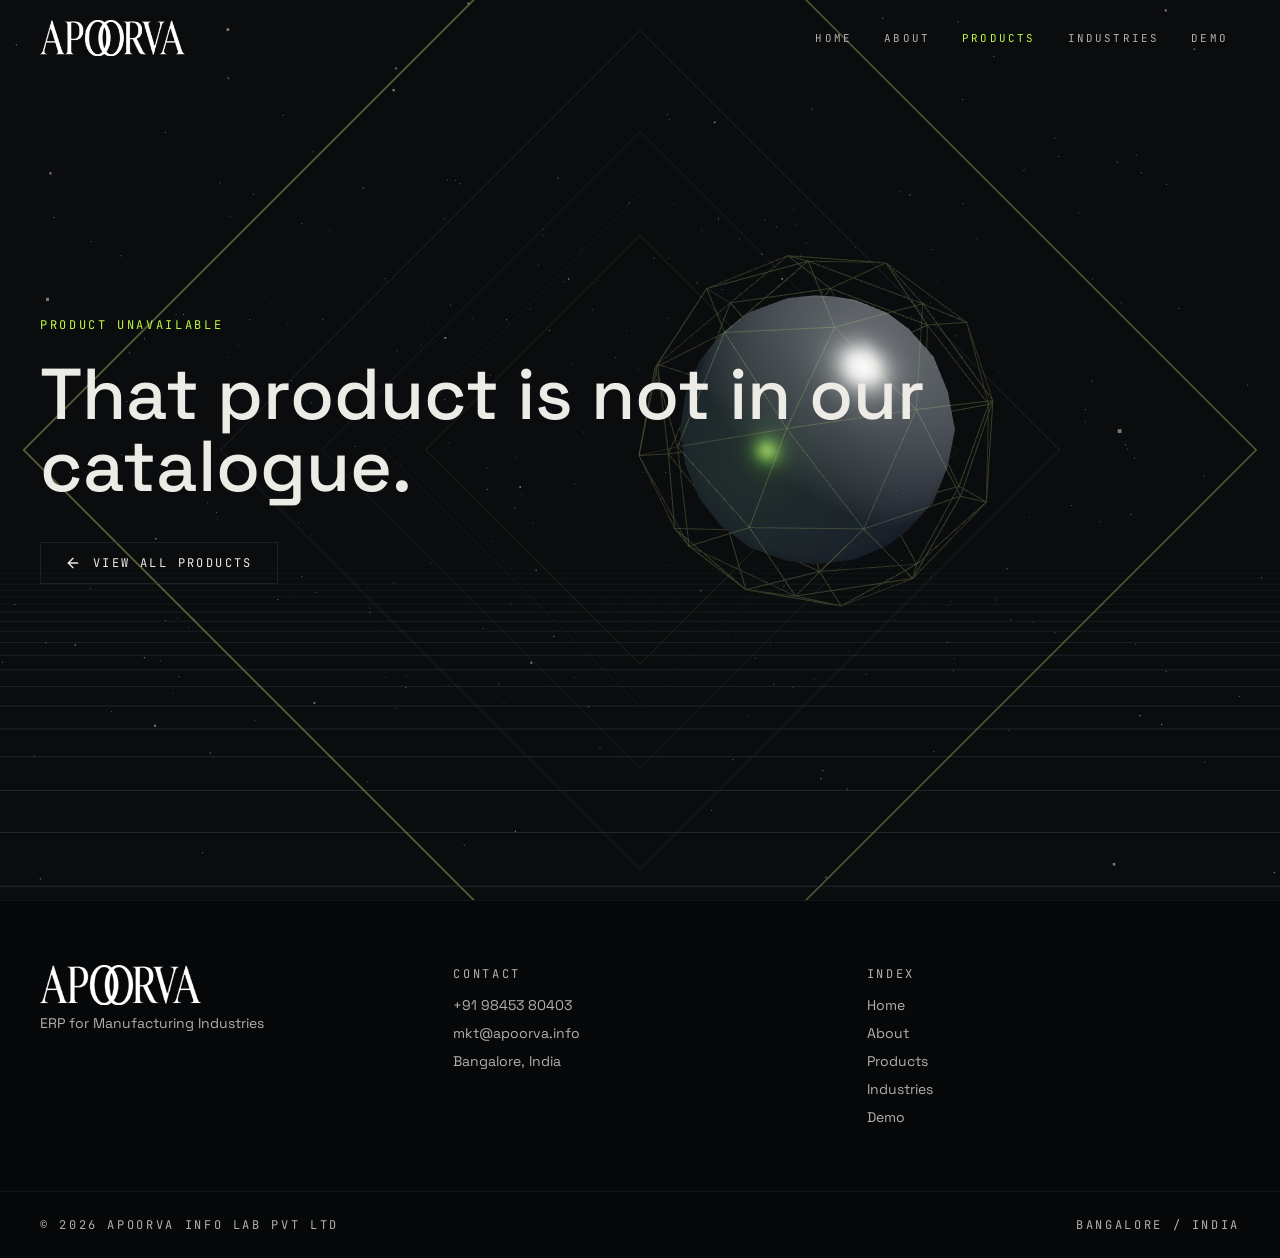
<file: products/index.html>
<!DOCTYPE html><html lang="en"><head><meta charSet="utf-8"/><meta name="viewport" content="width=device-width, initial-scale=1"/><link rel="preload" as="image" href="/img/apoorva-logo.png"/><link rel="stylesheet" href="/assets/styles-BxoEETp6.css" data-precedence="default"/><link rel="stylesheet" href="https://fonts.googleapis.com/css2?family=Space+Grotesk:wght@300;400;500;600;700&amp;family=JetBrains+Mono:wght@400;500&amp;display=swap" data-precedence="default"/><title>ERP Products — AIMS, CIPAS, eBIZ, eWaste &amp; E Cast | Apoorva Info Lab</title><meta name="author" content="Apoorva Info Lab Pvt Ltd"/><meta name="description" content="Five focused ERP products for manufacturing, projects, trading and rentals, e-waste operations, and forging and casting."/><meta property="og:title" content="ERP Products — AIMS, CIPAS, eBIZ, eWaste &amp; E Cast | Apoorva Info Lab"/><meta property="og:description" content="Five focused ERP products for manufacturing, projects, trading and rentals, e-waste operations, and forging and casting."/><meta property="og:type" content="website"/><meta name="twitter:card" content="summary"/><link rel="modulepreload" href="/assets/index-D6dcOJN_.js"/><link rel="modulepreload" href="/assets/jsx-runtime-B-hcVAMW.js"/><link rel="modulepreload" href="/assets/products-xuQWqPuR.js"/><link rel="modulepreload" href="/assets/products.index-Cs62GKx3.js"/><link rel="modulepreload" href="/assets/Reveal-HDSV6b2i.js"/><link rel="icon" href="/favicon.png" type="image/png"/><link rel="preconnect" href="https://fonts.googleapis.com"/><link rel="preconnect" href="https://fonts.gstatic.com" crossorigin="anonymous"/></head><body><div aria-hidden="true" class="pointer-events-none fixed inset-0 -z-10 bg-background"><div class="absolute inset-0 overflow-hidden"><div class="absolute left-1/2 top-1/3 h-[46rem] w-[46rem] -translate-x-1/2 -translate-y-1/2 rounded-full bg-primary/8 blur-[140px]"></div><div class="absolute bottom-0 left-0 h-[30rem] w-[30rem] rounded-full bg-foreground/5 blur-[120px]"></div><div class="absolute inset-0 opacity-[0.16]" style="background-image:linear-gradient(to right, color-mix(in oklch, var(--color-foreground) 12%, transparent) 1px, transparent 1px), linear-gradient(to bottom, color-mix(in oklch, var(--color-foreground) 12%, transparent) 1px, transparent 1px);background-size:88px 88px;mask-image:radial-gradient(ellipse at 50% 40%, black, transparent 72%)"></div></div></div><header class="fixed inset-x-0 top-0 z-50 transition-all duration-500 border-b border-transparent"><div class="mx-auto flex max-w-[1400px] items-center justify-between gap-2 px-3 py-5 sm:gap-6 sm:px-6 md:px-10"><a class="group shrink-0" aria-label="Apoorva Info Lab home" href="/"><img src="/img/apoorva-logo.png" alt="Apoorva Info Lab" class="h-7 w-auto max-w-24 object-contain brightness-0 invert sm:h-9 sm:max-w-40"/></a><nav class="flex items-center gap-1 sm:gap-2"><a class="px-1 py-2 font-mono text-[0.5rem] uppercase tracking-[0.08em] transition-colors sm:px-3 sm:text-[0.68rem] sm:tracking-[0.2em] text-muted-foreground hover:text-foreground" href="/">Home</a><a class="px-1 py-2 font-mono text-[0.5rem] uppercase tracking-[0.08em] transition-colors sm:px-3 sm:text-[0.68rem] sm:tracking-[0.2em] text-muted-foreground hover:text-foreground" href="/about">About</a><a class="px-1 py-2 font-mono text-[0.5rem] uppercase tracking-[0.08em] transition-colors sm:px-3 sm:text-[0.68rem] sm:tracking-[0.2em] text-primary" href="/products" data-status="active" aria-current="page">Products</a><a class="px-1 py-2 font-mono text-[0.5rem] uppercase tracking-[0.08em] transition-colors sm:px-3 sm:text-[0.68rem] sm:tracking-[0.2em] text-muted-foreground hover:text-foreground" href="/industries">Industries</a><a class="px-1 py-2 font-mono text-[0.5rem] uppercase tracking-[0.08em] transition-colors sm:px-3 sm:text-[0.68rem] sm:tracking-[0.2em] text-muted-foreground hover:text-foreground" href="/book-demo">Demo</a></nav></div></header><main class="relative z-10"><!--$--><div><section class="mx-auto flex min-h-[70svh] w-full max-w-[1400px] items-end px-6 pb-16 pt-40 md:px-10"><div><div style="transition-delay:0ms" class="transition-all duration-1000 ease-out motion-reduce:transition-none translate-y-8 opacity-0 blur-[6px]"><p class="label-mono">Catalogue / 001</p></div><div style="transition-delay:120ms" class="transition-all duration-1000 ease-out motion-reduce:transition-none translate-y-8 opacity-0 blur-[6px]"><h1 class="display-xl mt-8 text-[clamp(2.8rem,10vw,8rem)]">OUR PRODUCTS</h1></div><div style="transition-delay:220ms" class="transition-all duration-1000 ease-out motion-reduce:transition-none translate-y-8 opacity-0 blur-[6px]"><p class="mt-8 max-w-2xl text-xl leading-relaxed text-muted-foreground">Comprehensive ERP solutions and software products designed to transform your manufacturing operations and drive business growth.</p></div></div></section><section id="aims" class="mx-auto flex min-h-[85svh] w-full max-w-[1400px] scroll-mt-24 items-center px-6 md:px-10"><div style="transition-delay:0ms" class="transition-all duration-1000 ease-out motion-reduce:transition-none translate-y-8 opacity-0 blur-[6px] w-full"><article class="glass-panel grid gap-12 p-8 md:grid-cols-[1fr_1fr] md:p-14"><div class="flex flex-col justify-between gap-10"><div><p class="font-mono text-[0.68rem] tracking-[0.24em] text-primary">PRODUCT / <!-- -->01</p><h2 class="display-xl mt-6 text-[clamp(2.5rem,8vw,6rem)]">AIMS</h2><p class="mt-6 max-w-md text-xl leading-relaxed text-muted-foreground">AIMS ERP for Manufacturing Excellence</p></div><a class="group inline-flex w-fit items-center gap-3 bg-primary px-6 py-3 font-mono text-[0.68rem] uppercase tracking-[0.2em] text-primary-foreground transition-transform hover:-translate-y-0.5" href="/products/aims">Explore product<svg xmlns="http://www.w3.org/2000/svg" width="24" height="24" viewBox="0 0 24 24" fill="none" stroke="currentColor" stroke-width="2" stroke-linecap="round" stroke-linejoin="round" class="lucide lucide-arrow-right size-4 transition-transform group-hover:translate-x-1" aria-hidden="true"><path d="M5 12h14"></path><path d="m12 5 7 7-7 7"></path></svg></a></div><div><p class="label-mono">At a glance</p><ul class="mt-6 divide-y divide-border/60 border-y border-border/60"><li class="flex items-baseline justify-between gap-6 py-4 text-lg"><span>Production planning</span><span class="font-mono text-[0.65rem] text-muted-foreground">01</span></li><li class="flex items-baseline justify-between gap-6 py-4 text-lg"><span>Inventory &amp; MRP</span><span class="font-mono text-[0.65rem] text-muted-foreground">02</span></li><li class="flex items-baseline justify-between gap-6 py-4 text-lg"><span>Quality control</span><span class="font-mono text-[0.65rem] text-muted-foreground">03</span></li><li class="flex items-baseline justify-between gap-6 py-4 text-lg"><span>Maintenance &amp; tooling</span><span class="font-mono text-[0.65rem] text-muted-foreground">04</span></li></ul></div></article></div></section><section id="cipas" class="mx-auto flex min-h-[85svh] w-full max-w-[1400px] scroll-mt-24 items-center px-6 md:px-10"><div style="transition-delay:0ms" class="transition-all duration-1000 ease-out motion-reduce:transition-none translate-y-8 opacity-0 blur-[6px] w-full"><article class="glass-panel grid gap-12 p-8 md:grid-cols-[1fr_1fr] md:p-14"><div class="flex flex-col justify-between gap-10"><div><p class="font-mono text-[0.68rem] tracking-[0.24em] text-primary">PRODUCT / <!-- -->02</p><h2 class="display-xl mt-6 text-[clamp(2.5rem,8vw,6rem)]">CIPAS</h2><p class="mt-6 max-w-md text-xl leading-relaxed text-muted-foreground">CIPAS ERP for Project-Based Manufacturing</p></div><a class="group inline-flex w-fit items-center gap-3 bg-primary px-6 py-3 font-mono text-[0.68rem] uppercase tracking-[0.2em] text-primary-foreground transition-transform hover:-translate-y-0.5" href="/products/cipas">Explore product<svg xmlns="http://www.w3.org/2000/svg" width="24" height="24" viewBox="0 0 24 24" fill="none" stroke="currentColor" stroke-width="2" stroke-linecap="round" stroke-linejoin="round" class="lucide lucide-arrow-right size-4 transition-transform group-hover:translate-x-1" aria-hidden="true"><path d="M5 12h14"></path><path d="m12 5 7 7-7 7"></path></svg></a></div><div><p class="label-mono">At a glance</p><ul class="mt-6 divide-y divide-border/60 border-y border-border/60"><li class="flex items-baseline justify-between gap-6 py-4 text-lg"><span>Project costing</span><span class="font-mono text-[0.65rem] text-muted-foreground">01</span></li><li class="flex items-baseline justify-between gap-6 py-4 text-lg"><span>Billing schedules</span><span class="font-mono text-[0.65rem] text-muted-foreground">02</span></li><li class="flex items-baseline justify-between gap-6 py-4 text-lg"><span>Material tracking</span><span class="font-mono text-[0.65rem] text-muted-foreground">03</span></li><li class="flex items-baseline justify-between gap-6 py-4 text-lg"><span>Live project status</span><span class="font-mono text-[0.65rem] text-muted-foreground">04</span></li></ul></div></article></div></section><section id="ebiz" class="mx-auto flex min-h-[85svh] w-full max-w-[1400px] scroll-mt-24 items-center px-6 md:px-10"><div style="transition-delay:0ms" class="transition-all duration-1000 ease-out motion-reduce:transition-none translate-y-8 opacity-0 blur-[6px] w-full"><article class="glass-panel grid gap-12 p-8 md:grid-cols-[1fr_1fr] md:p-14"><div class="flex flex-col justify-between gap-10"><div><p class="font-mono text-[0.68rem] tracking-[0.24em] text-primary">PRODUCT / <!-- -->03</p><h2 class="display-xl mt-6 text-[clamp(2.5rem,8vw,6rem)]">eBIZ</h2><p class="mt-6 max-w-md text-xl leading-relaxed text-muted-foreground">eBIZ ERP for Trading, IT Rental &amp; Service</p></div><a class="group inline-flex w-fit items-center gap-3 bg-primary px-6 py-3 font-mono text-[0.68rem] uppercase tracking-[0.2em] text-primary-foreground transition-transform hover:-translate-y-0.5" href="/products/ebiz">Explore product<svg xmlns="http://www.w3.org/2000/svg" width="24" height="24" viewBox="0 0 24 24" fill="none" stroke="currentColor" stroke-width="2" stroke-linecap="round" stroke-linejoin="round" class="lucide lucide-arrow-right size-4 transition-transform group-hover:translate-x-1" aria-hidden="true"><path d="M5 12h14"></path><path d="m12 5 7 7-7 7"></path></svg></a></div><div><p class="label-mono">At a glance</p><ul class="mt-6 divide-y divide-border/60 border-y border-border/60"><li class="flex items-baseline justify-between gap-6 py-4 text-lg"><span>Rental operations</span><span class="font-mono text-[0.65rem] text-muted-foreground">01</span></li><li class="flex items-baseline justify-between gap-6 py-4 text-lg"><span>Asset tracking</span><span class="font-mono text-[0.65rem] text-muted-foreground">02</span></li><li class="flex items-baseline justify-between gap-6 py-4 text-lg"><span>Service management</span><span class="font-mono text-[0.65rem] text-muted-foreground">03</span></li><li class="flex items-baseline justify-between gap-6 py-4 text-lg"><span>Integrated accounting</span><span class="font-mono text-[0.65rem] text-muted-foreground">04</span></li></ul></div></article></div></section><section id="ewaste" class="mx-auto flex min-h-[85svh] w-full max-w-[1400px] scroll-mt-24 items-center px-6 md:px-10"><div style="transition-delay:0ms" class="transition-all duration-1000 ease-out motion-reduce:transition-none translate-y-8 opacity-0 blur-[6px] w-full"><article class="glass-panel grid gap-12 p-8 md:grid-cols-[1fr_1fr] md:p-14"><div class="flex flex-col justify-between gap-10"><div><p class="font-mono text-[0.68rem] tracking-[0.24em] text-primary">PRODUCT / <!-- -->04</p><h2 class="display-xl mt-6 text-[clamp(2.5rem,8vw,6rem)]">eWaste</h2><p class="mt-6 max-w-md text-xl leading-relaxed text-muted-foreground">ERP for E-Waste Management</p></div><a class="group inline-flex w-fit items-center gap-3 bg-primary px-6 py-3 font-mono text-[0.68rem] uppercase tracking-[0.2em] text-primary-foreground transition-transform hover:-translate-y-0.5" href="/products/ewaste">Explore product<svg xmlns="http://www.w3.org/2000/svg" width="24" height="24" viewBox="0 0 24 24" fill="none" stroke="currentColor" stroke-width="2" stroke-linecap="round" stroke-linejoin="round" class="lucide lucide-arrow-right size-4 transition-transform group-hover:translate-x-1" aria-hidden="true"><path d="M5 12h14"></path><path d="m12 5 7 7-7 7"></path></svg></a></div><div><p class="label-mono">At a glance</p><ul class="mt-6 divide-y divide-border/60 border-y border-border/60"><li class="flex items-baseline justify-between gap-6 py-4 text-lg"><span>Collection tracking</span><span class="font-mono text-[0.65rem] text-muted-foreground">01</span></li><li class="flex items-baseline justify-between gap-6 py-4 text-lg"><span>Segregation &amp; recycling</span><span class="font-mono text-[0.65rem] text-muted-foreground">02</span></li><li class="flex items-baseline justify-between gap-6 py-4 text-lg"><span>Data destruction</span><span class="font-mono text-[0.65rem] text-muted-foreground">03</span></li><li class="flex items-baseline justify-between gap-6 py-4 text-lg"><span>Certified disposal</span><span class="font-mono text-[0.65rem] text-muted-foreground">04</span></li></ul></div></article></div></section><section id="ecast" class="mx-auto flex min-h-[85svh] w-full max-w-[1400px] scroll-mt-24 items-center px-6 md:px-10"><div style="transition-delay:0ms" class="transition-all duration-1000 ease-out motion-reduce:transition-none translate-y-8 opacity-0 blur-[6px] w-full"><article class="glass-panel grid gap-12 p-8 md:grid-cols-[1fr_1fr] md:p-14"><div class="flex flex-col justify-between gap-10"><div><p class="font-mono text-[0.68rem] tracking-[0.24em] text-primary">PRODUCT / <!-- -->05</p><h2 class="display-xl mt-6 text-[clamp(2.5rem,8vw,6rem)]">E Cast</h2><p class="mt-6 max-w-md text-xl leading-relaxed text-muted-foreground">ERP for Forging &amp; Casting Industry</p></div><a class="group inline-flex w-fit items-center gap-3 bg-primary px-6 py-3 font-mono text-[0.68rem] uppercase tracking-[0.2em] text-primary-foreground transition-transform hover:-translate-y-0.5" href="/products/ecast">Explore product<svg xmlns="http://www.w3.org/2000/svg" width="24" height="24" viewBox="0 0 24 24" fill="none" stroke="currentColor" stroke-width="2" stroke-linecap="round" stroke-linejoin="round" class="lucide lucide-arrow-right size-4 transition-transform group-hover:translate-x-1" aria-hidden="true"><path d="M5 12h14"></path><path d="m12 5 7 7-7 7"></path></svg></a></div><div><p class="label-mono">At a glance</p><ul class="mt-6 divide-y divide-border/60 border-y border-border/60"><li class="flex items-baseline justify-between gap-6 py-4 text-lg"><span>Forging planning</span><span class="font-mono text-[0.65rem] text-muted-foreground">01</span></li><li class="flex items-baseline justify-between gap-6 py-4 text-lg"><span>Material traceability</span><span class="font-mono text-[0.65rem] text-muted-foreground">02</span></li><li class="flex items-baseline justify-between gap-6 py-4 text-lg"><span>Die &amp; tool control</span><span class="font-mono text-[0.65rem] text-muted-foreground">03</span></li><li class="flex items-baseline justify-between gap-6 py-4 text-lg"><span>Quality &amp; OEE</span><span class="font-mono text-[0.65rem] text-muted-foreground">04</span></li></ul></div></article></div></section><section class="mx-auto w-full max-w-[1400px] px-6 py-32 md:px-10"><div style="transition-delay:0ms" class="transition-all duration-1000 ease-out motion-reduce:transition-none translate-y-8 opacity-0 blur-[6px]"><h2 class="display-xl max-w-3xl text-[clamp(2rem,6vw,4.5rem)]">Why choose our products?</h2></div><div class="mt-16 grid gap-px border border-border/60 bg-border/40 md:grid-cols-3"><div style="transition-delay:0ms" class="transition-all duration-1000 ease-out motion-reduce:transition-none translate-y-8 opacity-0 blur-[6px]"><div class="h-full bg-background/60 p-8 backdrop-blur-sm"><p class="font-mono text-[0.68rem] tracking-[0.24em] text-primary">001</p><p class="mt-6 text-xl tracking-tight">Industry-Specific</p><p class="mt-3 text-base leading-relaxed text-muted-foreground">Tailored specifically for manufacturing processes and requirements.</p></div></div><div style="transition-delay:80ms" class="transition-all duration-1000 ease-out motion-reduce:transition-none translate-y-8 opacity-0 blur-[6px]"><div class="h-full bg-background/60 p-8 backdrop-blur-sm"><p class="font-mono text-[0.68rem] tracking-[0.24em] text-primary">002</p><p class="mt-6 text-xl tracking-tight">Scalable Solutions</p><p class="mt-3 text-base leading-relaxed text-muted-foreground">Grows with your business from small operations to enterprise level.</p></div></div><div style="transition-delay:160ms" class="transition-all duration-1000 ease-out motion-reduce:transition-none translate-y-8 opacity-0 blur-[6px]"><div class="h-full bg-background/60 p-8 backdrop-blur-sm"><p class="font-mono text-[0.68rem] tracking-[0.24em] text-primary">003</p><p class="mt-6 text-xl tracking-tight">24/7 Support</p><p class="mt-3 text-base leading-relaxed text-muted-foreground">Round-the-clock technical support and maintenance services.</p></div></div></div><div style="transition-delay:120ms" class="transition-all duration-1000 ease-out motion-reduce:transition-none translate-y-8 opacity-0 blur-[6px]"><div class="mt-16 flex flex-wrap items-center justify-between gap-6 border-t border-border/60 pt-10"><p class="max-w-xl text-xl text-muted-foreground">Schedule a personalized demo to see how our products can transform your manufacturing operations.</p><a class="group inline-flex items-center gap-3 border border-border px-6 py-3 font-mono text-[0.68rem] uppercase tracking-[0.2em] transition-colors hover:border-primary hover:text-primary" href="/book-demo">Book your demo<svg xmlns="http://www.w3.org/2000/svg" width="24" height="24" viewBox="0 0 24 24" fill="none" stroke="currentColor" stroke-width="2" stroke-linecap="round" stroke-linejoin="round" class="lucide lucide-arrow-right size-4 transition-transform group-hover:translate-x-1" aria-hidden="true"><path d="M5 12h14"></path><path d="m12 5 7 7-7 7"></path></svg></a></div></div></section></div><script>(function(a,f){let l;try{l=JSON.parse(sessionStorage.getItem(a)||"{}")}catch{return}const n=l?.[f||history.state?.__TSR_key];let c=!1;for(const t in n){const e=n[t],o=e?.scrollX,s=e?.scrollY;if(Number.isFinite(o)&&Number.isFinite(s)){if(t==="window")scrollTo(o,s),c=!0;else if(t)try{const r=document.querySelector(t);r&&(r.scrollLeft=o,r.scrollTop=s)}catch{}}}if(c)return;const i=location.hash.slice(1);if(i){const t=history.state?.__hashScrollIntoViewOptions??!0;if(t){const e=document.getElementById(i);e&&e.scrollIntoView(t)}return}scrollTo(0,0)})("tsr-scroll-restoration-v1_3");document.currentScript.remove()</script><!--/$--></main><footer class="relative z-10 border-t border-border/60 bg-background/80 backdrop-blur-xl"><div class="mx-auto grid max-w-[1400px] gap-10 px-6 py-16 md:grid-cols-3 md:px-10"><div><img src="/img/apoorva-logo.png" alt="Apoorva Info Lab" class="h-10 w-auto max-w-52 object-contain brightness-0 invert"/><p class="mt-2 max-w-xs text-sm text-muted-foreground">ERP for Manufacturing Industries</p></div><div><p class="label-mono">Contact</p><ul class="mt-3 space-y-2 text-sm text-muted-foreground"><li><a href="tel:+919845380403" class="hover:text-primary">+91 98453 80403</a></li><li><a href="mailto:mkt@apoorva.info" class="hover:text-primary">mkt@apoorva.info</a></li><li>Bangalore, India</li></ul></div><div><p class="label-mono">Index</p><ul class="mt-3 space-y-2 text-sm"><li><a class="text-muted-foreground transition-colors hover:text-primary" href="/">Home</a></li><li><a class="text-muted-foreground transition-colors hover:text-primary" href="/about">About</a></li><li><a class="text-muted-foreground transition-colors hover:text-primary active" href="/products" data-status="active" aria-current="page">Products</a></li><li><a class="text-muted-foreground transition-colors hover:text-primary" href="/industries">Industries</a></li><li><a class="text-muted-foreground transition-colors hover:text-primary" href="/book-demo">Demo</a></li></ul></div></div><div class="mx-auto flex max-w-[1400px] flex-wrap items-center justify-between gap-3 border-t border-border/60 px-6 py-6 md:px-10"><p class="label-mono">© <!-- -->2026<!-- --> <!-- -->Apoorva Info Lab Pvt Ltd</p><p class="label-mono">Bangalore / India</p></div></footer><section aria-label="Notifications alt+T" tabindex="-1" aria-live="polite" aria-relevant="additions text" aria-atomic="false"></section><script data-tsr-stream-part="">(self.$R=self.$R||{})["tsr"]=[];self.$_TSR={h(){this.hydrated=!0,this.c()},e(){this.streamEnded=!0,this.c()},c(){this.hydrated&&this.streamEnded&&(delete self.$_TSR,delete self.$R.tsr)},p(e){this.initialized?e():this.buffer.push(e)},buffer:[]};$_TSR.router=($R=>$R[0]={manifest:$R[1]={routes:$R[2]={__root__:$R[3]={preloads:$R[4]=["/assets/index-D6dcOJN_.js","/assets/jsx-runtime-B-hcVAMW.js"],scripts:$R[5]=[$R[6]={attrs:$R[7]={type:"module",async:!0,src:"/assets/index-D6dcOJN_.js"}}]},"/products":$R[8]={preloads:$R[9]=["/assets/products-xuQWqPuR.js"]},"/products/":$R[10]={preloads:$R[11]=["/assets/products.index-Cs62GKx3.js","/assets/Reveal-HDSV6b2i.js"]}}},matches:$R[12]=[$R[13]={i:"__root__ ",u:1792164393628,s:"success",ssr:!0},$R[14]={i:" products products",u:1792164393628,s:"success",ssr:!0},$R[15]={i:" products  products ",u:1792164393628,s:"success",ssr:!0}]})($R["tsr"]);$_TSR.e();{let s=document.currentScript,p;while((p=s.previousElementSibling)&&p.hasAttribute('data-tsr-stream-part'))p.remove();s.remove()}</script><script type="module" async="" src="/assets/index-D6dcOJN_.js"></script><script>document.currentScript.remove();/*$tsr-stream-boundary*/</script></body></html>
</file>
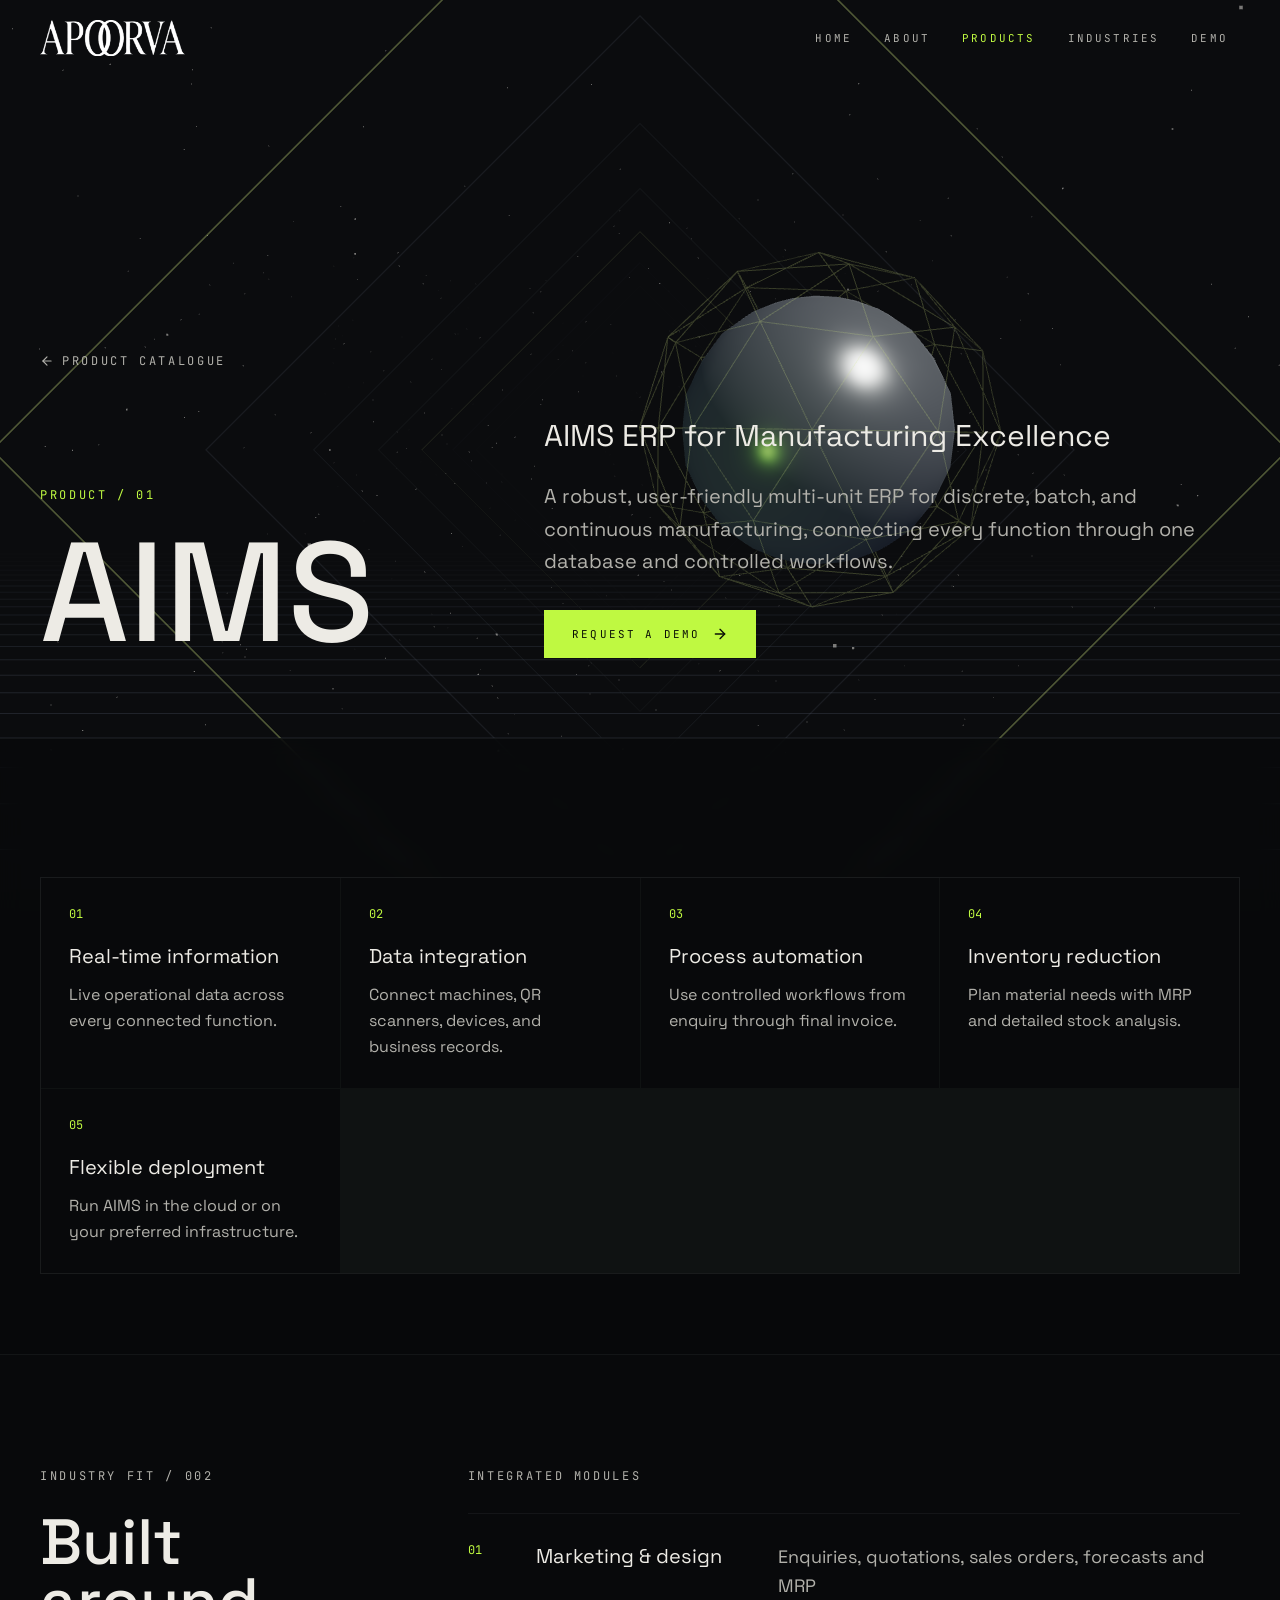
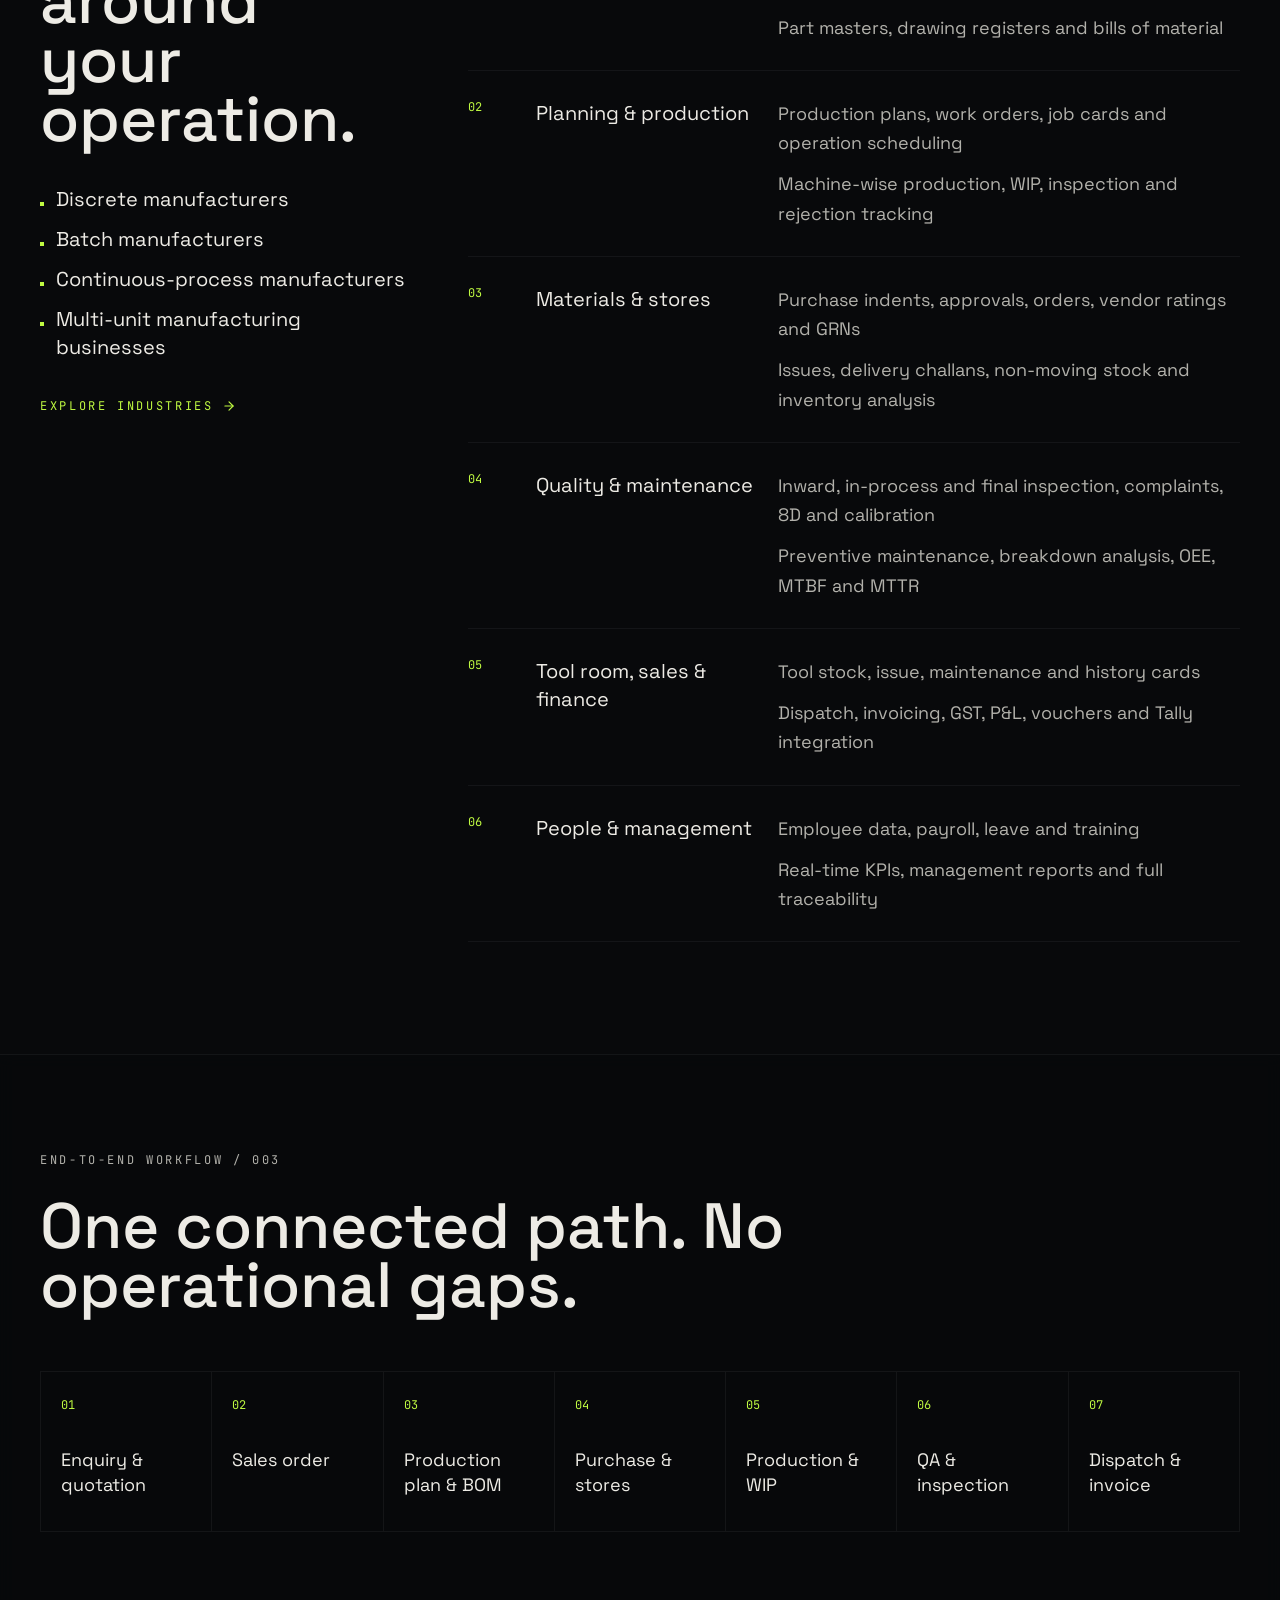
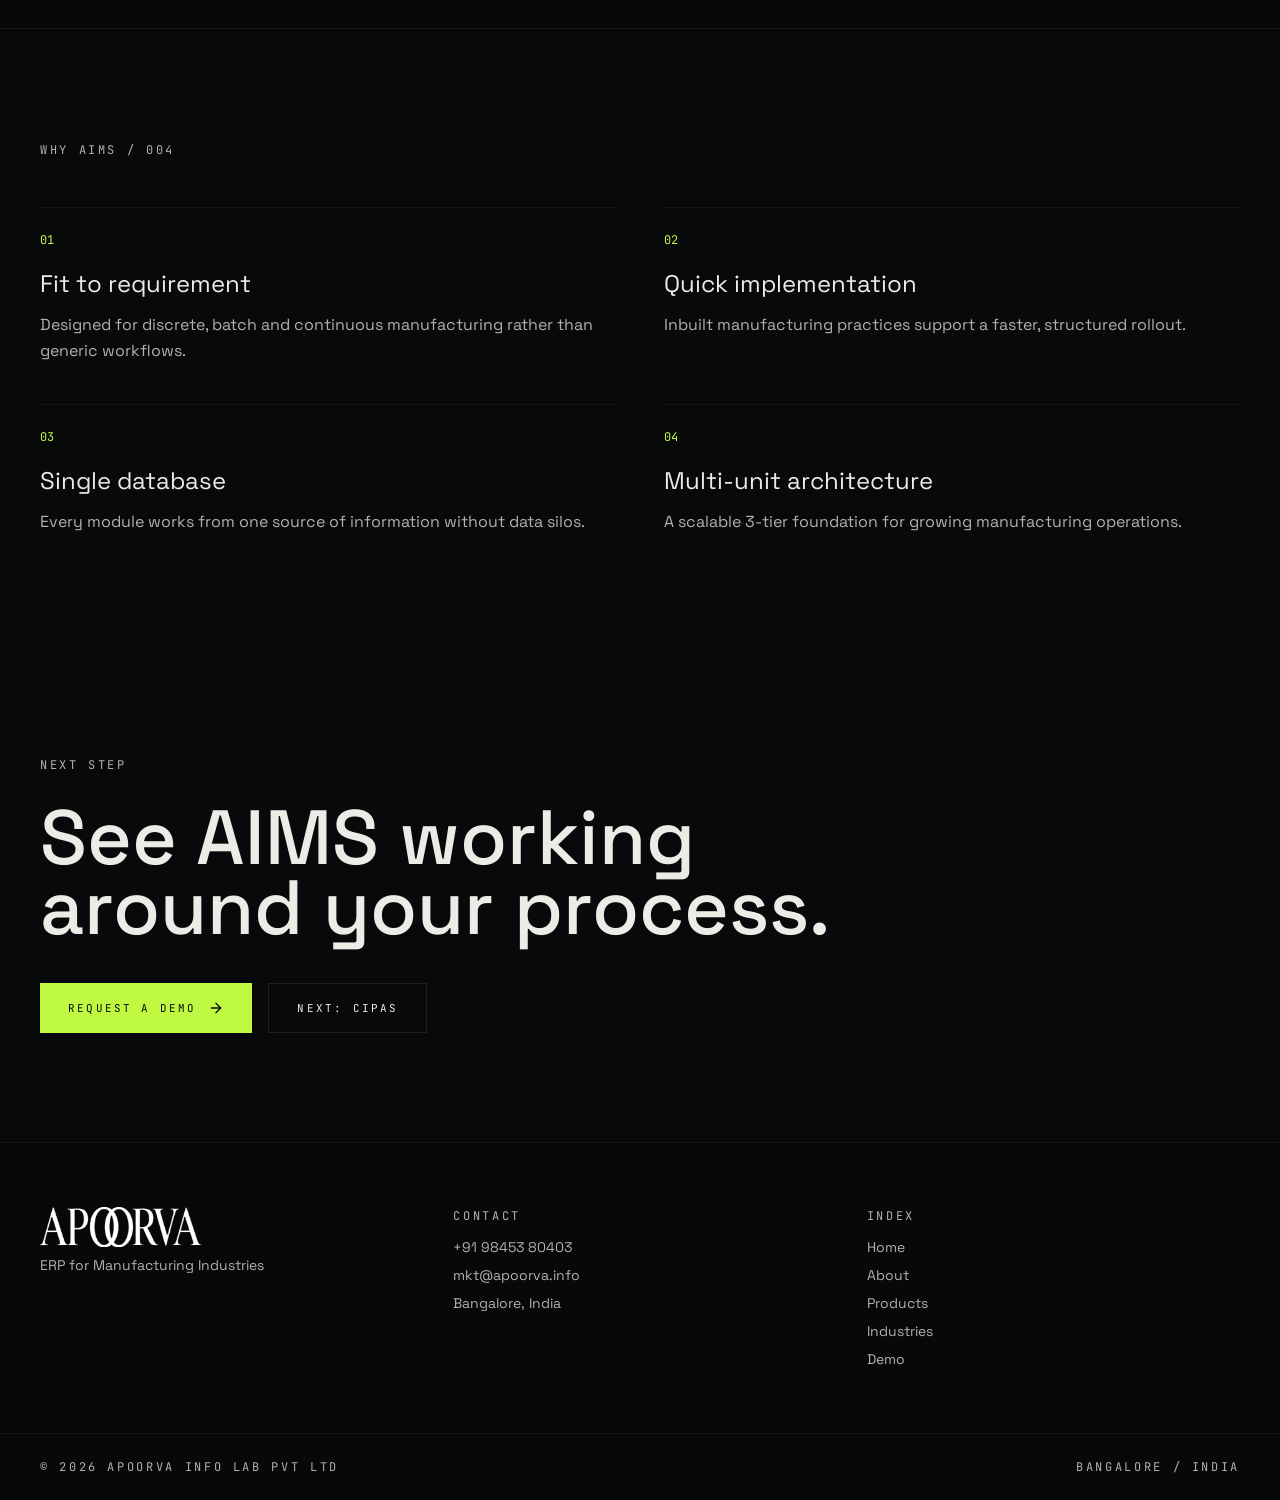
<file: products/aims/index.html>
<!DOCTYPE html><html lang="en"><head><meta charSet="utf-8"/><meta name="viewport" content="width=device-width, initial-scale=1"/><link rel="preload" as="image" href="/img/apoorva-logo.png"/><link rel="stylesheet" href="/assets/styles-BxoEETp6.css" data-precedence="default"/><link rel="stylesheet" href="https://fonts.googleapis.com/css2?family=Space+Grotesk:wght@300;400;500;600;700&amp;family=JetBrains+Mono:wght@400;500&amp;display=swap" data-precedence="default"/><title>AIMS ERP — AIMS ERP for Manufacturing Excellence | Apoorva Info Lab</title><meta name="author" content="Apoorva Info Lab Pvt Ltd"/><meta name="description" content="A robust, user-friendly multi-unit ERP for discrete, batch, and continuous manufacturing, connecting every function through one database and controlled workflows."/><meta property="og:title" content="AIMS ERP — AIMS ERP for Manufacturing Excellence | Apoorva Info Lab"/><meta property="og:description" content="A robust, user-friendly multi-unit ERP for discrete, batch, and continuous manufacturing, connecting every function through one database and controlled workflows."/><meta property="og:type" content="product"/><meta property="og:url" content="/products/aims"/><meta name="twitter:card" content="summary"/><link rel="modulepreload" href="/assets/index-D6dcOJN_.js"/><link rel="modulepreload" href="/assets/jsx-runtime-B-hcVAMW.js"/><link rel="modulepreload" href="/assets/products-xuQWqPuR.js"/><link rel="modulepreload" href="/assets/products._productId-DBLl1tLY.js"/><link rel="modulepreload" href="/assets/arrow-left-Bdt1PfM_.js"/><link rel="modulepreload" href="/assets/products._productId-DQ7l6YaE.js"/><link rel="modulepreload" href="/assets/Reveal-HDSV6b2i.js"/><link rel="icon" href="/favicon.png" type="image/png"/><link rel="preconnect" href="https://fonts.googleapis.com"/><link rel="preconnect" href="https://fonts.gstatic.com" crossorigin="anonymous"/><link rel="canonical" href="/products/aims"/></head><body><div aria-hidden="true" class="pointer-events-none fixed inset-0 -z-10 bg-background"><div class="absolute inset-0 overflow-hidden"><div class="absolute left-1/2 top-1/3 h-[46rem] w-[46rem] -translate-x-1/2 -translate-y-1/2 rounded-full bg-primary/8 blur-[140px]"></div><div class="absolute bottom-0 left-0 h-[30rem] w-[30rem] rounded-full bg-foreground/5 blur-[120px]"></div><div class="absolute inset-0 opacity-[0.16]" style="background-image:linear-gradient(to right, color-mix(in oklch, var(--color-foreground) 12%, transparent) 1px, transparent 1px), linear-gradient(to bottom, color-mix(in oklch, var(--color-foreground) 12%, transparent) 1px, transparent 1px);background-size:88px 88px;mask-image:radial-gradient(ellipse at 50% 40%, black, transparent 72%)"></div></div></div><header class="fixed inset-x-0 top-0 z-50 transition-all duration-500 border-b border-transparent"><div class="mx-auto flex max-w-[1400px] items-center justify-between gap-2 px-3 py-5 sm:gap-6 sm:px-6 md:px-10"><a class="group shrink-0" aria-label="Apoorva Info Lab home" href="/"><img src="/img/apoorva-logo.png" alt="Apoorva Info Lab" class="h-7 w-auto max-w-24 object-contain brightness-0 invert sm:h-9 sm:max-w-40"/></a><nav class="flex items-center gap-1 sm:gap-2"><a class="px-1 py-2 font-mono text-[0.5rem] uppercase tracking-[0.08em] transition-colors sm:px-3 sm:text-[0.68rem] sm:tracking-[0.2em] text-muted-foreground hover:text-foreground" href="/">Home</a><a class="px-1 py-2 font-mono text-[0.5rem] uppercase tracking-[0.08em] transition-colors sm:px-3 sm:text-[0.68rem] sm:tracking-[0.2em] text-muted-foreground hover:text-foreground" href="/about">About</a><a class="px-1 py-2 font-mono text-[0.5rem] uppercase tracking-[0.08em] transition-colors sm:px-3 sm:text-[0.68rem] sm:tracking-[0.2em] text-primary" href="/products" data-status="active" aria-current="page">Products</a><a class="px-1 py-2 font-mono text-[0.5rem] uppercase tracking-[0.08em] transition-colors sm:px-3 sm:text-[0.68rem] sm:tracking-[0.2em] text-muted-foreground hover:text-foreground" href="/industries">Industries</a><a class="px-1 py-2 font-mono text-[0.5rem] uppercase tracking-[0.08em] transition-colors sm:px-3 sm:text-[0.68rem] sm:tracking-[0.2em] text-muted-foreground hover:text-foreground" href="/book-demo">Demo</a></nav></div></header><main class="relative z-10"><!--$--><div><section class="mx-auto flex min-h-[82svh] w-full max-w-[1400px] items-end px-6 pb-20 pt-40 md:px-10"><div class="w-full"><div style="transition-delay:0ms" class="transition-all duration-1000 ease-out motion-reduce:transition-none translate-y-8 opacity-0 blur-[6px]"><a class="label-mono inline-flex items-center gap-2 transition-colors hover:text-primary active" href="/products" data-status="active" aria-current="page"><svg xmlns="http://www.w3.org/2000/svg" width="24" height="24" viewBox="0 0 24 24" fill="none" stroke="currentColor" stroke-width="2" stroke-linecap="round" stroke-linejoin="round" class="lucide lucide-arrow-left size-3.5" aria-hidden="true"><path d="m12 19-7-7 7-7"></path><path d="M19 12H5"></path></svg> Product catalogue</a></div><div style="transition-delay:100ms" class="transition-all duration-1000 ease-out motion-reduce:transition-none translate-y-8 opacity-0 blur-[6px]"><div class="mt-10 grid gap-10 md:grid-cols-[0.8fr_1.2fr] md:items-end"><div><p class="label-mono text-primary">Product / <!-- -->01</p><h1 class="display-xl mt-6 text-[clamp(3.5rem,11vw,9rem)]">AIMS</h1></div><div><p class="text-2xl leading-snug md:text-3xl">AIMS ERP for Manufacturing Excellence</p><p class="mt-6 max-w-3xl text-xl leading-relaxed text-muted-foreground">A robust, user-friendly multi-unit ERP for discrete, batch, and continuous manufacturing, connecting every function through one database and controlled workflows.</p><a class="group mt-8 inline-flex items-center gap-3 bg-primary px-7 py-4 font-mono text-[0.68rem] uppercase tracking-[0.2em] text-primary-foreground" href="/book-demo">Request a demo <svg xmlns="http://www.w3.org/2000/svg" width="24" height="24" viewBox="0 0 24 24" fill="none" stroke="currentColor" stroke-width="2" stroke-linecap="round" stroke-linejoin="round" class="lucide lucide-arrow-right size-4 transition-transform group-hover:translate-x-1" aria-hidden="true"><path d="M5 12h14"></path><path d="m12 5 7 7-7 7"></path></svg></a></div></div></div></div></section><section class="border-y border-border/60 bg-background/70 py-20 backdrop-blur-md"><div class="mx-auto w-full max-w-[1400px] px-6 md:px-10"><div style="transition-delay:0ms" class="transition-all duration-1000 ease-out motion-reduce:transition-none translate-y-8 opacity-0 blur-[6px]"><p class="label-mono">Business outcomes / 001</p></div><div class="mt-10 grid gap-px border border-border/60 bg-border/40 sm:grid-cols-2 lg:grid-cols-4"><div style="transition-delay:0ms" class="transition-all duration-1000 ease-out motion-reduce:transition-none translate-y-8 opacity-0 blur-[6px]"><article class="h-full bg-background/85 p-7"><p class="font-mono text-xs text-primary">01</p><h2 class="mt-5 text-xl">Real-time information</h2><p class="mt-3 text-base leading-relaxed text-muted-foreground">Live operational data across every connected function.</p></article></div><div style="transition-delay:60ms" class="transition-all duration-1000 ease-out motion-reduce:transition-none translate-y-8 opacity-0 blur-[6px]"><article class="h-full bg-background/85 p-7"><p class="font-mono text-xs text-primary">02</p><h2 class="mt-5 text-xl">Data integration</h2><p class="mt-3 text-base leading-relaxed text-muted-foreground">Connect machines, QR scanners, devices, and business records.</p></article></div><div style="transition-delay:120ms" class="transition-all duration-1000 ease-out motion-reduce:transition-none translate-y-8 opacity-0 blur-[6px]"><article class="h-full bg-background/85 p-7"><p class="font-mono text-xs text-primary">03</p><h2 class="mt-5 text-xl">Process automation</h2><p class="mt-3 text-base leading-relaxed text-muted-foreground">Use controlled workflows from enquiry through final invoice.</p></article></div><div style="transition-delay:180ms" class="transition-all duration-1000 ease-out motion-reduce:transition-none translate-y-8 opacity-0 blur-[6px]"><article class="h-full bg-background/85 p-7"><p class="font-mono text-xs text-primary">04</p><h2 class="mt-5 text-xl">Inventory reduction</h2><p class="mt-3 text-base leading-relaxed text-muted-foreground">Plan material needs with MRP and detailed stock analysis.</p></article></div><div style="transition-delay:240ms" class="transition-all duration-1000 ease-out motion-reduce:transition-none translate-y-8 opacity-0 blur-[6px]"><article class="h-full bg-background/85 p-7"><p class="font-mono text-xs text-primary">05</p><h2 class="mt-5 text-xl">Flexible deployment</h2><p class="mt-3 text-base leading-relaxed text-muted-foreground">Run AIMS in the cloud or on your preferred infrastructure.</p></article></div></div></div></section><section class="mx-auto grid w-full max-w-[1400px] gap-14 px-6 py-28 md:grid-cols-[0.65fr_1.35fr] md:px-10"><div style="transition-delay:0ms" class="transition-all duration-1000 ease-out motion-reduce:transition-none translate-y-8 opacity-0 blur-[6px]"><div class="md:sticky md:top-32 md:self-start"><p class="label-mono">Industry fit / 002</p><h2 class="display-xl mt-7 text-[clamp(2.2rem,5vw,4.5rem)]">Built around your operation.</h2><ul class="mt-9 space-y-3"><li class="flex items-baseline gap-3 text-xl"><span class="size-1 shrink-0 bg-primary"></span>Discrete manufacturers</li><li class="flex items-baseline gap-3 text-xl"><span class="size-1 shrink-0 bg-primary"></span>Batch manufacturers</li><li class="flex items-baseline gap-3 text-xl"><span class="size-1 shrink-0 bg-primary"></span>Continuous-process manufacturers</li><li class="flex items-baseline gap-3 text-xl"><span class="size-1 shrink-0 bg-primary"></span>Multi-unit manufacturing businesses</li></ul><a class="label-mono mt-9 inline-flex items-center gap-2 text-primary" href="/industries">Explore industries <svg xmlns="http://www.w3.org/2000/svg" width="24" height="24" viewBox="0 0 24 24" fill="none" stroke="currentColor" stroke-width="2" stroke-linecap="round" stroke-linejoin="round" class="lucide lucide-arrow-right size-3.5" aria-hidden="true"><path d="M5 12h14"></path><path d="m12 5 7 7-7 7"></path></svg></a></div></div><div><div style="transition-delay:0ms" class="transition-all duration-1000 ease-out motion-reduce:transition-none translate-y-8 opacity-0 blur-[6px]"><p class="label-mono">Integrated modules</p></div><div class="mt-7 divide-y divide-border/60 border-y border-border/60"><div style="transition-delay:0ms" class="transition-all duration-1000 ease-out motion-reduce:transition-none translate-y-8 opacity-0 blur-[6px]"><article class="grid gap-5 py-7 sm:grid-cols-[3rem_0.65fr_1.35fr]"><span class="font-mono text-xs text-primary">01</span><h3 class="text-xl">Marketing &amp; design</h3><ul class="space-y-3 text-lg leading-relaxed text-muted-foreground"><li>Enquiries, quotations, sales orders, forecasts and MRP</li><li>Part masters, drawing registers and bills of material</li></ul></article></div><div style="transition-delay:50ms" class="transition-all duration-1000 ease-out motion-reduce:transition-none translate-y-8 opacity-0 blur-[6px]"><article class="grid gap-5 py-7 sm:grid-cols-[3rem_0.65fr_1.35fr]"><span class="font-mono text-xs text-primary">02</span><h3 class="text-xl">Planning &amp; production</h3><ul class="space-y-3 text-lg leading-relaxed text-muted-foreground"><li>Production plans, work orders, job cards and operation scheduling</li><li>Machine-wise production, WIP, inspection and rejection tracking</li></ul></article></div><div style="transition-delay:100ms" class="transition-all duration-1000 ease-out motion-reduce:transition-none translate-y-8 opacity-0 blur-[6px]"><article class="grid gap-5 py-7 sm:grid-cols-[3rem_0.65fr_1.35fr]"><span class="font-mono text-xs text-primary">03</span><h3 class="text-xl">Materials &amp; stores</h3><ul class="space-y-3 text-lg leading-relaxed text-muted-foreground"><li>Purchase indents, approvals, orders, vendor ratings and GRNs</li><li>Issues, delivery challans, non-moving stock and inventory analysis</li></ul></article></div><div style="transition-delay:150ms" class="transition-all duration-1000 ease-out motion-reduce:transition-none translate-y-8 opacity-0 blur-[6px]"><article class="grid gap-5 py-7 sm:grid-cols-[3rem_0.65fr_1.35fr]"><span class="font-mono text-xs text-primary">04</span><h3 class="text-xl">Quality &amp; maintenance</h3><ul class="space-y-3 text-lg leading-relaxed text-muted-foreground"><li>Inward, in-process and final inspection, complaints, 8D and calibration</li><li>Preventive maintenance, breakdown analysis, OEE, MTBF and MTTR</li></ul></article></div><div style="transition-delay:200ms" class="transition-all duration-1000 ease-out motion-reduce:transition-none translate-y-8 opacity-0 blur-[6px]"><article class="grid gap-5 py-7 sm:grid-cols-[3rem_0.65fr_1.35fr]"><span class="font-mono text-xs text-primary">05</span><h3 class="text-xl">Tool room, sales &amp; finance</h3><ul class="space-y-3 text-lg leading-relaxed text-muted-foreground"><li>Tool stock, issue, maintenance and history cards</li><li>Dispatch, invoicing, GST, P&amp;L, vouchers and Tally integration</li></ul></article></div><div style="transition-delay:250ms" class="transition-all duration-1000 ease-out motion-reduce:transition-none translate-y-8 opacity-0 blur-[6px]"><article class="grid gap-5 py-7 sm:grid-cols-[3rem_0.65fr_1.35fr]"><span class="font-mono text-xs text-primary">06</span><h3 class="text-xl">People &amp; management</h3><ul class="space-y-3 text-lg leading-relaxed text-muted-foreground"><li>Employee data, payroll, leave and training</li><li>Real-time KPIs, management reports and full traceability</li></ul></article></div></div></div></section><section class="border-y border-border/60 bg-background/60 py-24 backdrop-blur-sm"><div class="mx-auto w-full max-w-[1400px] px-6 md:px-10"><div style="transition-delay:0ms" class="transition-all duration-1000 ease-out motion-reduce:transition-none translate-y-8 opacity-0 blur-[6px]"><p class="label-mono">End-to-end workflow / 003</p><h2 class="display-xl mt-7 max-w-4xl text-[clamp(2.2rem,5vw,4.5rem)]">One connected path. No operational gaps.</h2></div><ol class="mt-14 grid border-l border-t border-border/60 sm:grid-cols-2 lg:grid-cols-7"><li class="min-h-40 border-b border-r border-border/60 p-5"><span class="font-mono text-xs text-primary">01</span><p class="mt-8 text-lg leading-snug">Enquiry &amp; quotation</p></li><li class="min-h-40 border-b border-r border-border/60 p-5"><span class="font-mono text-xs text-primary">02</span><p class="mt-8 text-lg leading-snug">Sales order</p></li><li class="min-h-40 border-b border-r border-border/60 p-5"><span class="font-mono text-xs text-primary">03</span><p class="mt-8 text-lg leading-snug">Production plan &amp; BOM</p></li><li class="min-h-40 border-b border-r border-border/60 p-5"><span class="font-mono text-xs text-primary">04</span><p class="mt-8 text-lg leading-snug">Purchase &amp; stores</p></li><li class="min-h-40 border-b border-r border-border/60 p-5"><span class="font-mono text-xs text-primary">05</span><p class="mt-8 text-lg leading-snug">Production &amp; WIP</p></li><li class="min-h-40 border-b border-r border-border/60 p-5"><span class="font-mono text-xs text-primary">06</span><p class="mt-8 text-lg leading-snug">QA &amp; inspection</p></li><li class="min-h-40 border-b border-r border-border/60 p-5"><span class="font-mono text-xs text-primary">07</span><p class="mt-8 text-lg leading-snug">Dispatch &amp; invoice</p></li></ol></div></section><section class="mx-auto w-full max-w-[1400px] px-6 py-28 md:px-10"><div style="transition-delay:0ms" class="transition-all duration-1000 ease-out motion-reduce:transition-none translate-y-8 opacity-0 blur-[6px]"><p class="label-mono">Why <!-- -->AIMS<!-- --> / 004</p></div><div class="mt-12 grid gap-x-12 gap-y-10 md:grid-cols-2"><div style="transition-delay:0ms" class="transition-all duration-1000 ease-out motion-reduce:transition-none translate-y-8 opacity-0 blur-[6px]"><article class="border-t border-border/60 pt-6"><p class="font-mono text-xs text-primary">0<!-- -->1</p><h2 class="mt-5 text-2xl">Fit to requirement</h2><p class="mt-3 max-w-xl leading-relaxed text-muted-foreground">Designed for discrete, batch and continuous manufacturing rather than generic workflows.</p></article></div><div style="transition-delay:70ms" class="transition-all duration-1000 ease-out motion-reduce:transition-none translate-y-8 opacity-0 blur-[6px]"><article class="border-t border-border/60 pt-6"><p class="font-mono text-xs text-primary">0<!-- -->2</p><h2 class="mt-5 text-2xl">Quick implementation</h2><p class="mt-3 max-w-xl leading-relaxed text-muted-foreground">Inbuilt manufacturing practices support a faster, structured rollout.</p></article></div><div style="transition-delay:140ms" class="transition-all duration-1000 ease-out motion-reduce:transition-none translate-y-8 opacity-0 blur-[6px]"><article class="border-t border-border/60 pt-6"><p class="font-mono text-xs text-primary">0<!-- -->3</p><h2 class="mt-5 text-2xl">Single database</h2><p class="mt-3 max-w-xl leading-relaxed text-muted-foreground">Every module works from one source of information without data silos.</p></article></div><div style="transition-delay:210ms" class="transition-all duration-1000 ease-out motion-reduce:transition-none translate-y-8 opacity-0 blur-[6px]"><article class="border-t border-border/60 pt-6"><p class="font-mono text-xs text-primary">0<!-- -->4</p><h2 class="mt-5 text-2xl">Multi-unit architecture</h2><p class="mt-3 max-w-xl leading-relaxed text-muted-foreground">A scalable 3-tier foundation for growing manufacturing operations.</p></article></div></div></section><section class="mx-auto flex min-h-[55svh] w-full max-w-[1400px] flex-col justify-center px-6 py-24 md:px-10"><div style="transition-delay:0ms" class="transition-all duration-1000 ease-out motion-reduce:transition-none translate-y-8 opacity-0 blur-[6px]"><p class="label-mono">Next step</p><h2 class="display-xl mt-7 max-w-4xl text-[clamp(2.4rem,6vw,5.5rem)]">See <!-- -->AIMS<!-- --> working around your process.</h2><div class="mt-10 flex flex-wrap gap-4"><a class="group inline-flex items-center gap-3 bg-primary px-7 py-4 font-mono text-[0.68rem] uppercase tracking-[0.2em] text-primary-foreground" href="/book-demo">Request a demo <svg xmlns="http://www.w3.org/2000/svg" width="24" height="24" viewBox="0 0 24 24" fill="none" stroke="currentColor" stroke-width="2" stroke-linecap="round" stroke-linejoin="round" class="lucide lucide-arrow-right size-4 transition-transform group-hover:translate-x-1" aria-hidden="true"><path d="M5 12h14"></path><path d="m12 5 7 7-7 7"></path></svg></a><a class="inline-flex items-center gap-3 border border-border px-7 py-4 font-mono text-[0.68rem] uppercase tracking-[0.2em] transition-colors hover:border-primary hover:text-primary" href="/products/cipas">Next: <!-- -->CIPAS</a></div></div></section></div><script>(function(a,f){let l;try{l=JSON.parse(sessionStorage.getItem(a)||"{}")}catch{return}const n=l?.[f||history.state?.__TSR_key];let c=!1;for(const t in n){const e=n[t],o=e?.scrollX,s=e?.scrollY;if(Number.isFinite(o)&&Number.isFinite(s)){if(t==="window")scrollTo(o,s),c=!0;else if(t)try{const r=document.querySelector(t);r&&(r.scrollLeft=o,r.scrollTop=s)}catch{}}}if(c)return;const i=location.hash.slice(1);if(i){const t=history.state?.__hashScrollIntoViewOptions??!0;if(t){const e=document.getElementById(i);e&&e.scrollIntoView(t)}return}scrollTo(0,0)})("tsr-scroll-restoration-v1_3");document.currentScript.remove()</script><!--/$--></main><footer class="relative z-10 border-t border-border/60 bg-background/80 backdrop-blur-xl"><div class="mx-auto grid max-w-[1400px] gap-10 px-6 py-16 md:grid-cols-3 md:px-10"><div><img src="/img/apoorva-logo.png" alt="Apoorva Info Lab" class="h-10 w-auto max-w-52 object-contain brightness-0 invert"/><p class="mt-2 max-w-xs text-sm text-muted-foreground">ERP for Manufacturing Industries</p></div><div><p class="label-mono">Contact</p><ul class="mt-3 space-y-2 text-sm text-muted-foreground"><li><a href="tel:+919845380403" class="hover:text-primary">+91 98453 80403</a></li><li><a href="mailto:mkt@apoorva.info" class="hover:text-primary">mkt@apoorva.info</a></li><li>Bangalore, India</li></ul></div><div><p class="label-mono">Index</p><ul class="mt-3 space-y-2 text-sm"><li><a class="text-muted-foreground transition-colors hover:text-primary" href="/">Home</a></li><li><a class="text-muted-foreground transition-colors hover:text-primary" href="/about">About</a></li><li><a class="text-muted-foreground transition-colors hover:text-primary active" href="/products" data-status="active" aria-current="page">Products</a></li><li><a class="text-muted-foreground transition-colors hover:text-primary" href="/industries">Industries</a></li><li><a class="text-muted-foreground transition-colors hover:text-primary" href="/book-demo">Demo</a></li></ul></div></div><div class="mx-auto flex max-w-[1400px] flex-wrap items-center justify-between gap-3 border-t border-border/60 px-6 py-6 md:px-10"><p class="label-mono">© <!-- -->2026<!-- --> <!-- -->Apoorva Info Lab Pvt Ltd</p><p class="label-mono">Bangalore / India</p></div></footer><section aria-label="Notifications alt+T" tabindex="-1" aria-live="polite" aria-relevant="additions text" aria-atomic="false"></section><script data-tsr-stream-part="">(self.$R=self.$R||{})["tsr"]=[];self.$_TSR={h(){this.hydrated=!0,this.c()},e(){this.streamEnded=!0,this.c()},c(){this.hydrated&&this.streamEnded&&(delete self.$_TSR,delete self.$R.tsr)},p(e){this.initialized?e():this.buffer.push(e)},buffer:[]};$_TSR.router=($R=>$R[0]={manifest:$R[1]={routes:$R[2]={__root__:$R[3]={preloads:$R[4]=["/assets/index-D6dcOJN_.js","/assets/jsx-runtime-B-hcVAMW.js"],scripts:$R[5]=[$R[6]={attrs:$R[7]={type:"module",async:!0,src:"/assets/index-D6dcOJN_.js"}}]},"/products":$R[8]={preloads:$R[9]=["/assets/products-xuQWqPuR.js"]},"/products/$productId":$R[10]={preloads:$R[11]=["/assets/products._productId-DBLl1tLY.js","/assets/arrow-left-Bdt1PfM_.js","/assets/products._productId-DQ7l6YaE.js","/assets/Reveal-HDSV6b2i.js"]}}},matches:$R[12]=[$R[13]={i:"__root__ ",u:1792164393574,s:"success",ssr:!0},$R[14]={i:" products products",u:1792164393574,s:"success",ssr:!0},$R[15]={i:" products $productId products aims",u:1792164393574,s:"success",l:$R[16]={product:$R[17]={id:"aims",name:"AIMS",description:"AIMS ERP for Manufacturing Excellence",summary:"A robust, user-friendly multi-unit ERP for discrete, batch, and continuous manufacturing, connecting every function through one database and controlled workflows.",industries:$R[18]=["Discrete manufacturing","Injection moulding","General engineering","Aerospace components","Automotive components","OEM manufacturing","Paper and corrugated box manufacturing"],highlights:$R[19]=["Production planning","Inventory & MRP","Quality control","Maintenance & tooling"],features:$R[20]=["Production planning aligned to customer orders, BOMs, job cards, and operation sequencing","Machine-wise and operation-wise production with WIP and rejection tracking","Online MRP, inventory, vendor stock, and minimum or critical stock reporting","FIFO and weighted-average stock valuation with analysis reports","Subcontract job and service orders, job-work delivery challans, stock, and reconciliation","Preventive maintenance, machine utilisation, and breakdown analysis","Tool master, stock, issue, tool change, and history cards","Process inspection, rejection analysis, customer complaints, and instrument calibration","Management dashboards and GRN-to-invoice traceability","Cloud or on-premises deployment with configurable business practices"],benefits:$R[21]=[$R[22]={label:"Real-time information",body:"Live operational data across every connected function."},$R[23]={label:"Data integration",body:"Connect machines, QR scanners, devices, and business records."},$R[24]={label:"Process automation",body:"Use controlled workflows from enquiry through final invoice."},$R[25]={label:"Inventory reduction",body:"Plan material needs with MRP and detailed stock analysis."},$R[26]={label:"Flexible deployment",body:"Run AIMS in the cloud or on your preferred infrastructure."}],modules:$R[27]=[$R[28]={name:"Marketing & design",items:$R[29]=["Enquiries, quotations, sales orders, forecasts and MRP","Part masters, drawing registers and bills of material"]},$R[30]={name:"Planning & production",items:$R[31]=["Production plans, work orders, job cards and operation scheduling","Machine-wise production, WIP, inspection and rejection tracking"]},$R[32]={name:"Materials & stores",items:$R[33]=["Purchase indents, approvals, orders, vendor ratings and GRNs","Issues, delivery challans, non-moving stock and inventory analysis"]},$R[34]={name:"Quality & maintenance",items:$R[35]=["Inward, in-process and final inspection, complaints, 8D and calibration","Preventive maintenance, breakdown analysis, OEE, MTBF and MTTR"]},$R[36]={name:"Tool room, sales & finance",items:$R[37]=["Tool stock, issue, maintenance and history cards","Dispatch, invoicing, GST, P&L, vouchers and Tally integration"]},$R[38]={name:"People & management",items:$R[39]=["Employee data, payroll, leave and training","Real-time KPIs, management reports and full traceability"]}],workflow:$R[40]=["Enquiry & quotation","Sales order","Production plan & BOM","Purchase & stores","Production & WIP","QA & inspection","Dispatch & invoice"],differentiators:$R[41]=[$R[42]={label:"Fit to requirement",body:"Designed for discrete, batch and continuous manufacturing rather than generic workflows."},$R[43]={label:"Quick implementation",body:"Inbuilt manufacturing practices support a faster, structured rollout."},$R[44]={label:"Single database",body:"Every module works from one source of information without data silos."},$R[45]={label:"Multi-unit architecture",body:"A scalable 3-tier foundation for growing manufacturing operations."}],audiences:$R[46]=["Discrete manufacturers","Batch manufacturers","Continuous-process manufacturers","Multi-unit manufacturing businesses"]}},ssr:!0}]})($R["tsr"]);$_TSR.e();{let s=document.currentScript,p;while((p=s.previousElementSibling)&&p.hasAttribute('data-tsr-stream-part'))p.remove();s.remove()}</script><script type="module" async="" src="/assets/index-D6dcOJN_.js"></script><script>document.currentScript.remove();/*$tsr-stream-boundary*/</script></body></html>
</file>
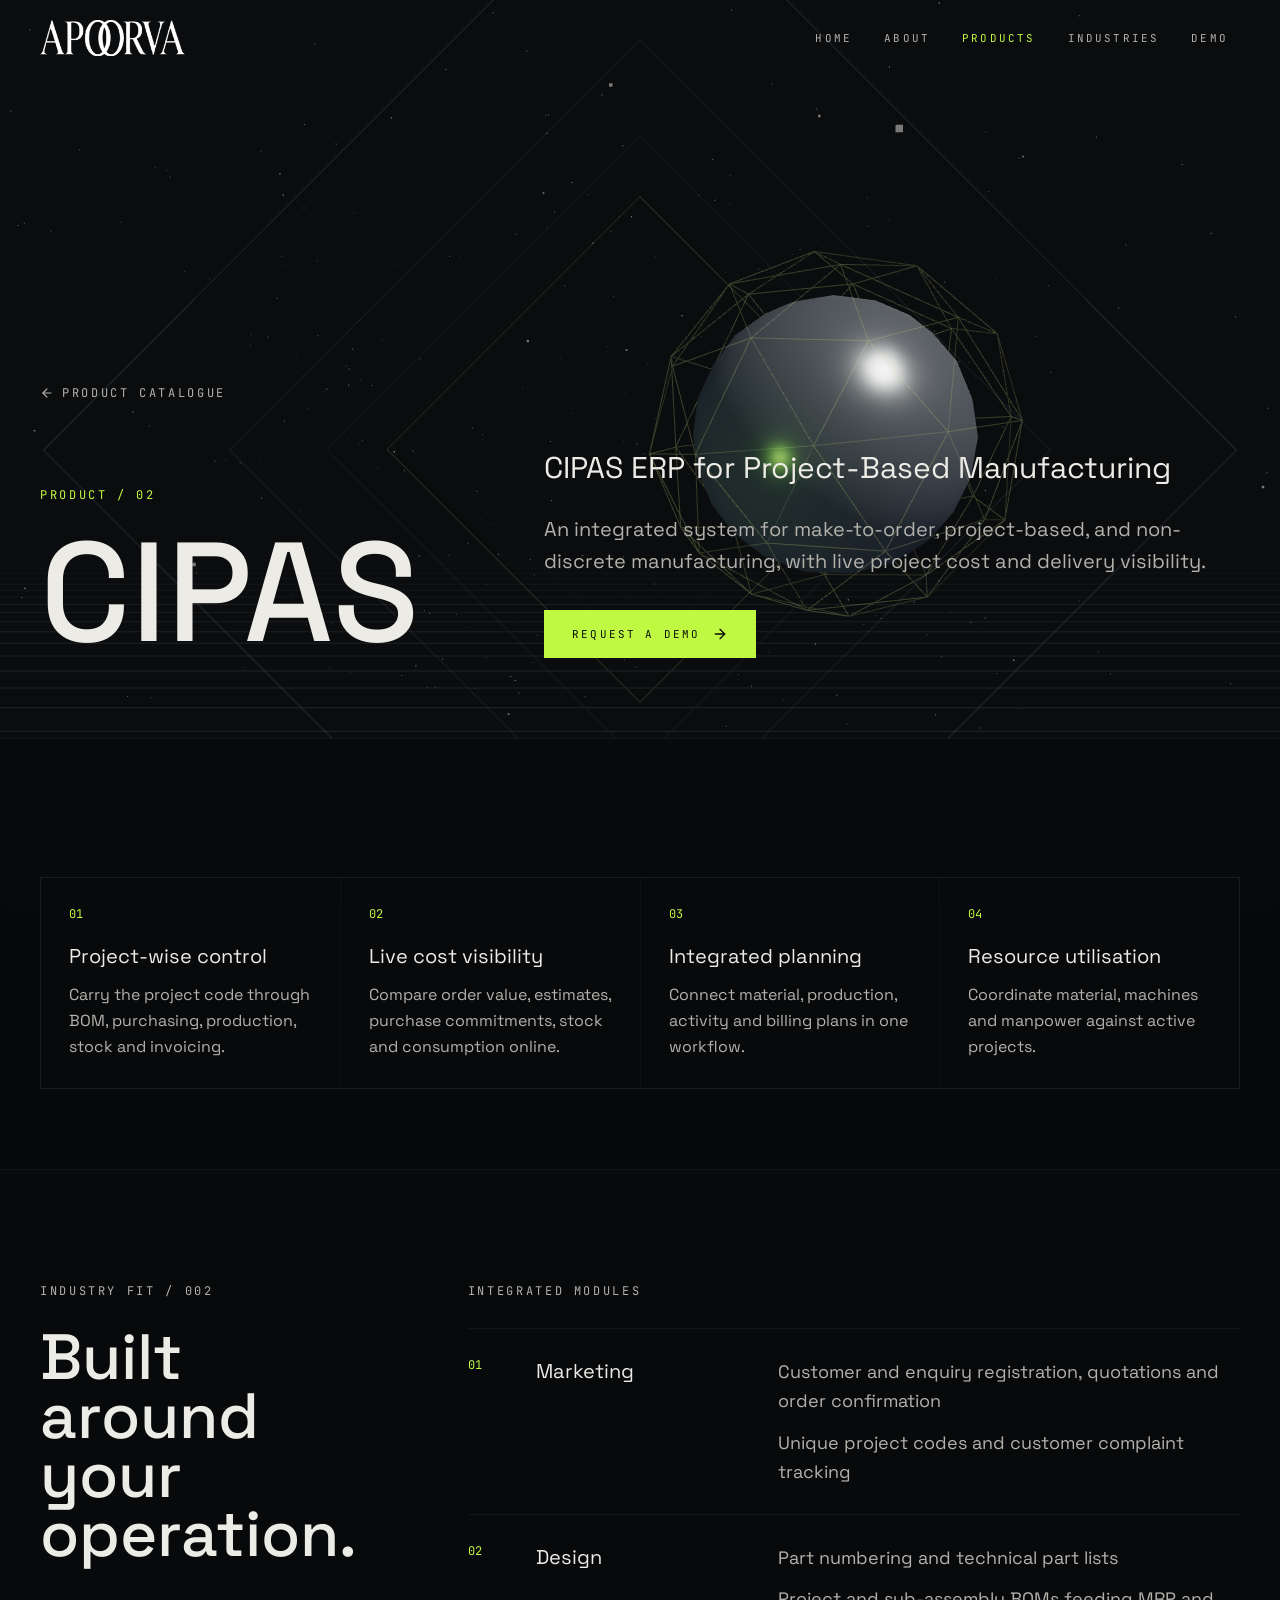
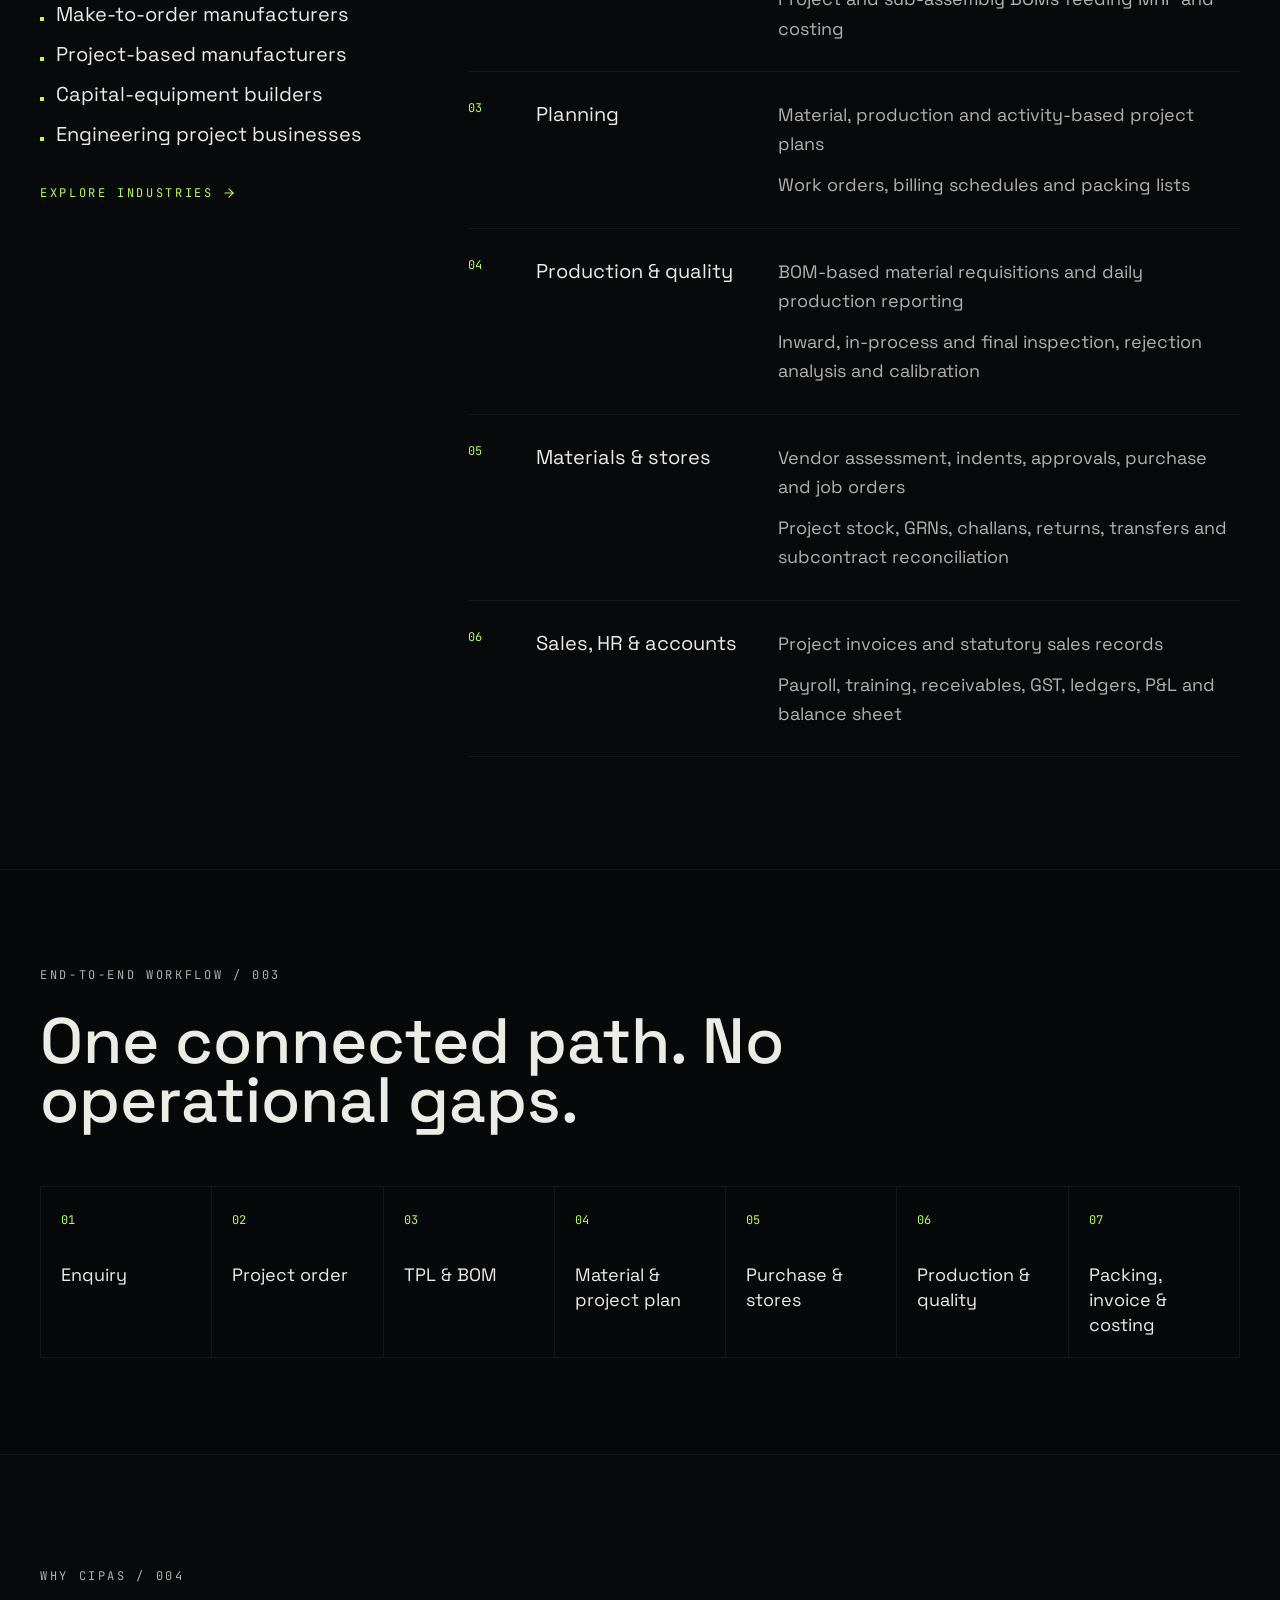
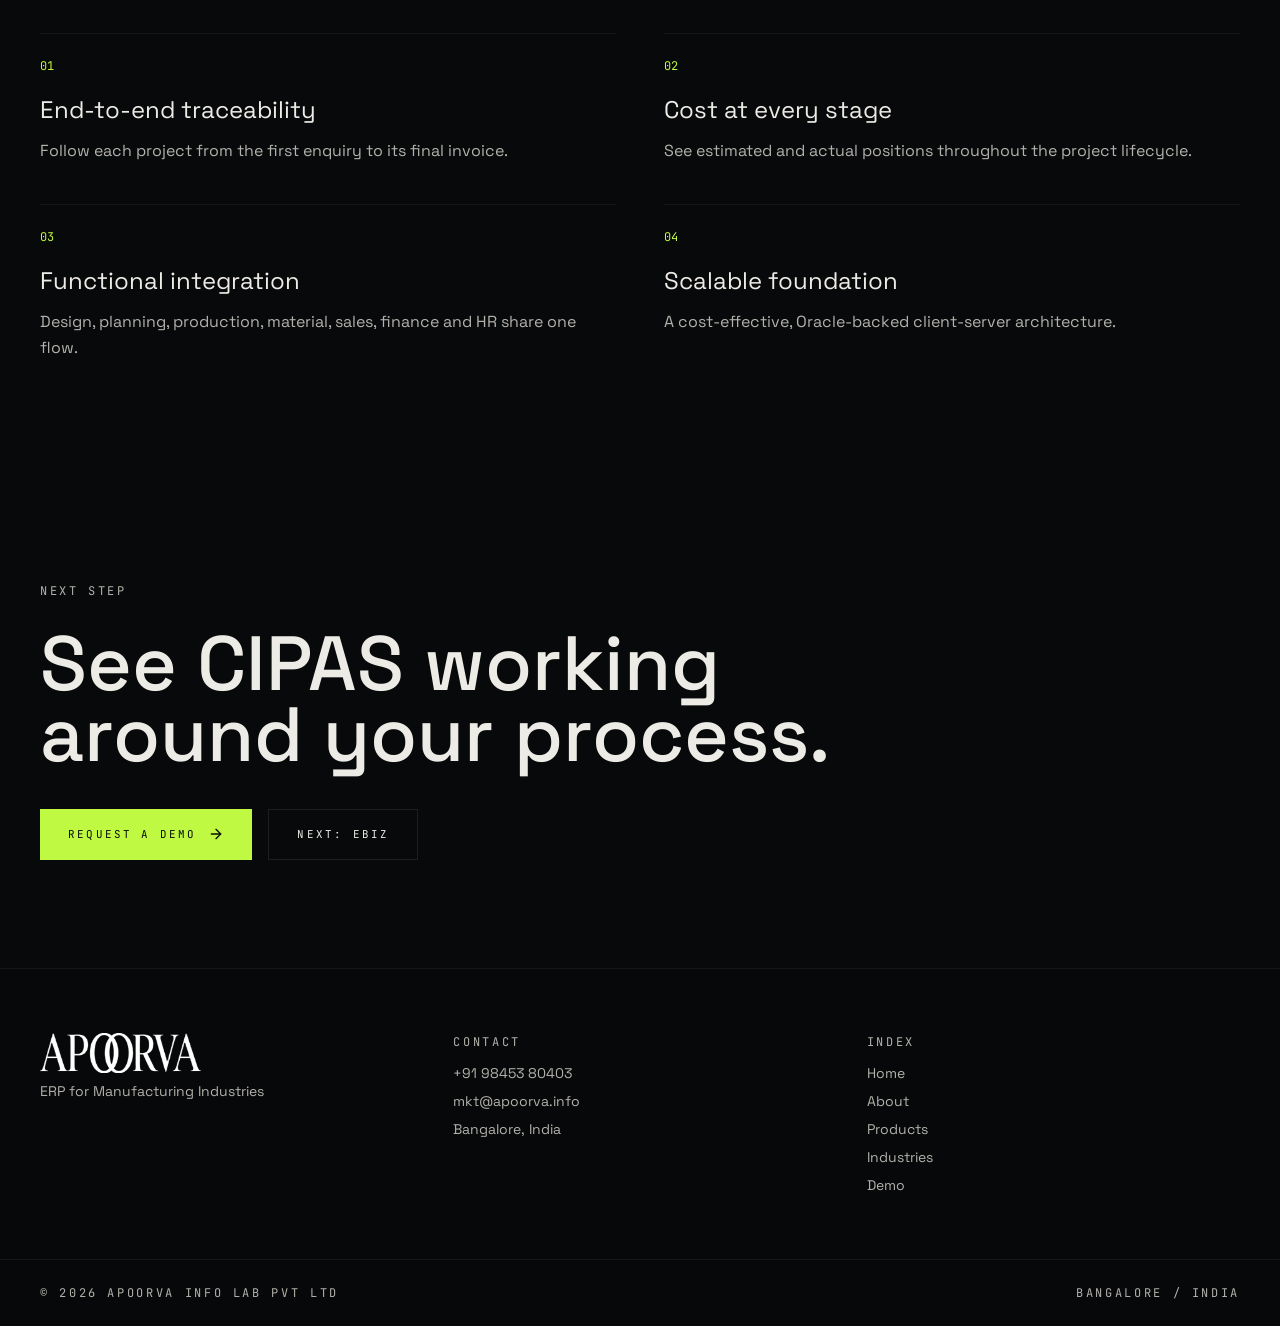
<file: products/cipas/index.html>
<!DOCTYPE html><html lang="en"><head><meta charSet="utf-8"/><meta name="viewport" content="width=device-width, initial-scale=1"/><link rel="preload" as="image" href="/img/apoorva-logo.png"/><link rel="stylesheet" href="/assets/styles-BxoEETp6.css" data-precedence="default"/><link rel="stylesheet" href="https://fonts.googleapis.com/css2?family=Space+Grotesk:wght@300;400;500;600;700&amp;family=JetBrains+Mono:wght@400;500&amp;display=swap" data-precedence="default"/><title>CIPAS ERP — CIPAS ERP for Project-Based Manufacturing | Apoorva Info Lab</title><meta name="author" content="Apoorva Info Lab Pvt Ltd"/><meta name="description" content="An integrated system for make-to-order, project-based, and non-discrete manufacturing, with live project cost and delivery visibility."/><meta property="og:title" content="CIPAS ERP — CIPAS ERP for Project-Based Manufacturing | Apoorva Info Lab"/><meta property="og:description" content="An integrated system for make-to-order, project-based, and non-discrete manufacturing, with live project cost and delivery visibility."/><meta property="og:type" content="product"/><meta property="og:url" content="/products/cipas"/><meta name="twitter:card" content="summary"/><link rel="modulepreload" href="/assets/index-D6dcOJN_.js"/><link rel="modulepreload" href="/assets/jsx-runtime-B-hcVAMW.js"/><link rel="modulepreload" href="/assets/products-xuQWqPuR.js"/><link rel="modulepreload" href="/assets/products._productId-DBLl1tLY.js"/><link rel="modulepreload" href="/assets/arrow-left-Bdt1PfM_.js"/><link rel="modulepreload" href="/assets/products._productId-DQ7l6YaE.js"/><link rel="modulepreload" href="/assets/Reveal-HDSV6b2i.js"/><link rel="icon" href="/favicon.png" type="image/png"/><link rel="preconnect" href="https://fonts.googleapis.com"/><link rel="preconnect" href="https://fonts.gstatic.com" crossorigin="anonymous"/><link rel="canonical" href="/products/cipas"/></head><body><div aria-hidden="true" class="pointer-events-none fixed inset-0 -z-10 bg-background"><div class="absolute inset-0 overflow-hidden"><div class="absolute left-1/2 top-1/3 h-[46rem] w-[46rem] -translate-x-1/2 -translate-y-1/2 rounded-full bg-primary/8 blur-[140px]"></div><div class="absolute bottom-0 left-0 h-[30rem] w-[30rem] rounded-full bg-foreground/5 blur-[120px]"></div><div class="absolute inset-0 opacity-[0.16]" style="background-image:linear-gradient(to right, color-mix(in oklch, var(--color-foreground) 12%, transparent) 1px, transparent 1px), linear-gradient(to bottom, color-mix(in oklch, var(--color-foreground) 12%, transparent) 1px, transparent 1px);background-size:88px 88px;mask-image:radial-gradient(ellipse at 50% 40%, black, transparent 72%)"></div></div></div><header class="fixed inset-x-0 top-0 z-50 transition-all duration-500 border-b border-transparent"><div class="mx-auto flex max-w-[1400px] items-center justify-between gap-2 px-3 py-5 sm:gap-6 sm:px-6 md:px-10"><a class="group shrink-0" aria-label="Apoorva Info Lab home" href="/"><img src="/img/apoorva-logo.png" alt="Apoorva Info Lab" class="h-7 w-auto max-w-24 object-contain brightness-0 invert sm:h-9 sm:max-w-40"/></a><nav class="flex items-center gap-1 sm:gap-2"><a class="px-1 py-2 font-mono text-[0.5rem] uppercase tracking-[0.08em] transition-colors sm:px-3 sm:text-[0.68rem] sm:tracking-[0.2em] text-muted-foreground hover:text-foreground" href="/">Home</a><a class="px-1 py-2 font-mono text-[0.5rem] uppercase tracking-[0.08em] transition-colors sm:px-3 sm:text-[0.68rem] sm:tracking-[0.2em] text-muted-foreground hover:text-foreground" href="/about">About</a><a class="px-1 py-2 font-mono text-[0.5rem] uppercase tracking-[0.08em] transition-colors sm:px-3 sm:text-[0.68rem] sm:tracking-[0.2em] text-primary" href="/products" data-status="active" aria-current="page">Products</a><a class="px-1 py-2 font-mono text-[0.5rem] uppercase tracking-[0.08em] transition-colors sm:px-3 sm:text-[0.68rem] sm:tracking-[0.2em] text-muted-foreground hover:text-foreground" href="/industries">Industries</a><a class="px-1 py-2 font-mono text-[0.5rem] uppercase tracking-[0.08em] transition-colors sm:px-3 sm:text-[0.68rem] sm:tracking-[0.2em] text-muted-foreground hover:text-foreground" href="/book-demo">Demo</a></nav></div></header><main class="relative z-10"><!--$--><div><section class="mx-auto flex min-h-[82svh] w-full max-w-[1400px] items-end px-6 pb-20 pt-40 md:px-10"><div class="w-full"><div style="transition-delay:0ms" class="transition-all duration-1000 ease-out motion-reduce:transition-none translate-y-8 opacity-0 blur-[6px]"><a class="label-mono inline-flex items-center gap-2 transition-colors hover:text-primary active" href="/products" data-status="active" aria-current="page"><svg xmlns="http://www.w3.org/2000/svg" width="24" height="24" viewBox="0 0 24 24" fill="none" stroke="currentColor" stroke-width="2" stroke-linecap="round" stroke-linejoin="round" class="lucide lucide-arrow-left size-3.5" aria-hidden="true"><path d="m12 19-7-7 7-7"></path><path d="M19 12H5"></path></svg> Product catalogue</a></div><div style="transition-delay:100ms" class="transition-all duration-1000 ease-out motion-reduce:transition-none translate-y-8 opacity-0 blur-[6px]"><div class="mt-10 grid gap-10 md:grid-cols-[0.8fr_1.2fr] md:items-end"><div><p class="label-mono text-primary">Product / <!-- -->02</p><h1 class="display-xl mt-6 text-[clamp(3.5rem,11vw,9rem)]">CIPAS</h1></div><div><p class="text-2xl leading-snug md:text-3xl">CIPAS ERP for Project-Based Manufacturing</p><p class="mt-6 max-w-3xl text-xl leading-relaxed text-muted-foreground">An integrated system for make-to-order, project-based, and non-discrete manufacturing, with live project cost and delivery visibility.</p><a class="group mt-8 inline-flex items-center gap-3 bg-primary px-7 py-4 font-mono text-[0.68rem] uppercase tracking-[0.2em] text-primary-foreground" href="/book-demo">Request a demo <svg xmlns="http://www.w3.org/2000/svg" width="24" height="24" viewBox="0 0 24 24" fill="none" stroke="currentColor" stroke-width="2" stroke-linecap="round" stroke-linejoin="round" class="lucide lucide-arrow-right size-4 transition-transform group-hover:translate-x-1" aria-hidden="true"><path d="M5 12h14"></path><path d="m12 5 7 7-7 7"></path></svg></a></div></div></div></div></section><section class="border-y border-border/60 bg-background/70 py-20 backdrop-blur-md"><div class="mx-auto w-full max-w-[1400px] px-6 md:px-10"><div style="transition-delay:0ms" class="transition-all duration-1000 ease-out motion-reduce:transition-none translate-y-8 opacity-0 blur-[6px]"><p class="label-mono">Business outcomes / 001</p></div><div class="mt-10 grid gap-px border border-border/60 bg-border/40 sm:grid-cols-2 lg:grid-cols-4"><div style="transition-delay:0ms" class="transition-all duration-1000 ease-out motion-reduce:transition-none translate-y-8 opacity-0 blur-[6px]"><article class="h-full bg-background/85 p-7"><p class="font-mono text-xs text-primary">01</p><h2 class="mt-5 text-xl">Project-wise control</h2><p class="mt-3 text-base leading-relaxed text-muted-foreground">Carry the project code through BOM, purchasing, production, stock and invoicing.</p></article></div><div style="transition-delay:60ms" class="transition-all duration-1000 ease-out motion-reduce:transition-none translate-y-8 opacity-0 blur-[6px]"><article class="h-full bg-background/85 p-7"><p class="font-mono text-xs text-primary">02</p><h2 class="mt-5 text-xl">Live cost visibility</h2><p class="mt-3 text-base leading-relaxed text-muted-foreground">Compare order value, estimates, purchase commitments, stock and consumption online.</p></article></div><div style="transition-delay:120ms" class="transition-all duration-1000 ease-out motion-reduce:transition-none translate-y-8 opacity-0 blur-[6px]"><article class="h-full bg-background/85 p-7"><p class="font-mono text-xs text-primary">03</p><h2 class="mt-5 text-xl">Integrated planning</h2><p class="mt-3 text-base leading-relaxed text-muted-foreground">Connect material, production, activity and billing plans in one workflow.</p></article></div><div style="transition-delay:180ms" class="transition-all duration-1000 ease-out motion-reduce:transition-none translate-y-8 opacity-0 blur-[6px]"><article class="h-full bg-background/85 p-7"><p class="font-mono text-xs text-primary">04</p><h2 class="mt-5 text-xl">Resource utilisation</h2><p class="mt-3 text-base leading-relaxed text-muted-foreground">Coordinate material, machines and manpower against active projects.</p></article></div></div></div></section><section class="mx-auto grid w-full max-w-[1400px] gap-14 px-6 py-28 md:grid-cols-[0.65fr_1.35fr] md:px-10"><div style="transition-delay:0ms" class="transition-all duration-1000 ease-out motion-reduce:transition-none translate-y-8 opacity-0 blur-[6px]"><div class="md:sticky md:top-32 md:self-start"><p class="label-mono">Industry fit / 002</p><h2 class="display-xl mt-7 text-[clamp(2.2rem,5vw,4.5rem)]">Built around your operation.</h2><ul class="mt-9 space-y-3"><li class="flex items-baseline gap-3 text-xl"><span class="size-1 shrink-0 bg-primary"></span>Make-to-order manufacturers</li><li class="flex items-baseline gap-3 text-xl"><span class="size-1 shrink-0 bg-primary"></span>Project-based manufacturers</li><li class="flex items-baseline gap-3 text-xl"><span class="size-1 shrink-0 bg-primary"></span>Capital-equipment builders</li><li class="flex items-baseline gap-3 text-xl"><span class="size-1 shrink-0 bg-primary"></span>Engineering project businesses</li></ul><a class="label-mono mt-9 inline-flex items-center gap-2 text-primary" href="/industries">Explore industries <svg xmlns="http://www.w3.org/2000/svg" width="24" height="24" viewBox="0 0 24 24" fill="none" stroke="currentColor" stroke-width="2" stroke-linecap="round" stroke-linejoin="round" class="lucide lucide-arrow-right size-3.5" aria-hidden="true"><path d="M5 12h14"></path><path d="m12 5 7 7-7 7"></path></svg></a></div></div><div><div style="transition-delay:0ms" class="transition-all duration-1000 ease-out motion-reduce:transition-none translate-y-8 opacity-0 blur-[6px]"><p class="label-mono">Integrated modules</p></div><div class="mt-7 divide-y divide-border/60 border-y border-border/60"><div style="transition-delay:0ms" class="transition-all duration-1000 ease-out motion-reduce:transition-none translate-y-8 opacity-0 blur-[6px]"><article class="grid gap-5 py-7 sm:grid-cols-[3rem_0.65fr_1.35fr]"><span class="font-mono text-xs text-primary">01</span><h3 class="text-xl">Marketing</h3><ul class="space-y-3 text-lg leading-relaxed text-muted-foreground"><li>Customer and enquiry registration, quotations and order confirmation</li><li>Unique project codes and customer complaint tracking</li></ul></article></div><div style="transition-delay:50ms" class="transition-all duration-1000 ease-out motion-reduce:transition-none translate-y-8 opacity-0 blur-[6px]"><article class="grid gap-5 py-7 sm:grid-cols-[3rem_0.65fr_1.35fr]"><span class="font-mono text-xs text-primary">02</span><h3 class="text-xl">Design</h3><ul class="space-y-3 text-lg leading-relaxed text-muted-foreground"><li>Part numbering and technical part lists</li><li>Project and sub-assembly BOMs feeding MRP and costing</li></ul></article></div><div style="transition-delay:100ms" class="transition-all duration-1000 ease-out motion-reduce:transition-none translate-y-8 opacity-0 blur-[6px]"><article class="grid gap-5 py-7 sm:grid-cols-[3rem_0.65fr_1.35fr]"><span class="font-mono text-xs text-primary">03</span><h3 class="text-xl">Planning</h3><ul class="space-y-3 text-lg leading-relaxed text-muted-foreground"><li>Material, production and activity-based project plans</li><li>Work orders, billing schedules and packing lists</li></ul></article></div><div style="transition-delay:150ms" class="transition-all duration-1000 ease-out motion-reduce:transition-none translate-y-8 opacity-0 blur-[6px]"><article class="grid gap-5 py-7 sm:grid-cols-[3rem_0.65fr_1.35fr]"><span class="font-mono text-xs text-primary">04</span><h3 class="text-xl">Production &amp; quality</h3><ul class="space-y-3 text-lg leading-relaxed text-muted-foreground"><li>BOM-based material requisitions and daily production reporting</li><li>Inward, in-process and final inspection, rejection analysis and calibration</li></ul></article></div><div style="transition-delay:200ms" class="transition-all duration-1000 ease-out motion-reduce:transition-none translate-y-8 opacity-0 blur-[6px]"><article class="grid gap-5 py-7 sm:grid-cols-[3rem_0.65fr_1.35fr]"><span class="font-mono text-xs text-primary">05</span><h3 class="text-xl">Materials &amp; stores</h3><ul class="space-y-3 text-lg leading-relaxed text-muted-foreground"><li>Vendor assessment, indents, approvals, purchase and job orders</li><li>Project stock, GRNs, challans, returns, transfers and subcontract reconciliation</li></ul></article></div><div style="transition-delay:250ms" class="transition-all duration-1000 ease-out motion-reduce:transition-none translate-y-8 opacity-0 blur-[6px]"><article class="grid gap-5 py-7 sm:grid-cols-[3rem_0.65fr_1.35fr]"><span class="font-mono text-xs text-primary">06</span><h3 class="text-xl">Sales, HR &amp; accounts</h3><ul class="space-y-3 text-lg leading-relaxed text-muted-foreground"><li>Project invoices and statutory sales records</li><li>Payroll, training, receivables, GST, ledgers, P&amp;L and balance sheet</li></ul></article></div></div></div></section><section class="border-y border-border/60 bg-background/60 py-24 backdrop-blur-sm"><div class="mx-auto w-full max-w-[1400px] px-6 md:px-10"><div style="transition-delay:0ms" class="transition-all duration-1000 ease-out motion-reduce:transition-none translate-y-8 opacity-0 blur-[6px]"><p class="label-mono">End-to-end workflow / 003</p><h2 class="display-xl mt-7 max-w-4xl text-[clamp(2.2rem,5vw,4.5rem)]">One connected path. No operational gaps.</h2></div><ol class="mt-14 grid border-l border-t border-border/60 sm:grid-cols-2 lg:grid-cols-7"><li class="min-h-40 border-b border-r border-border/60 p-5"><span class="font-mono text-xs text-primary">01</span><p class="mt-8 text-lg leading-snug">Enquiry</p></li><li class="min-h-40 border-b border-r border-border/60 p-5"><span class="font-mono text-xs text-primary">02</span><p class="mt-8 text-lg leading-snug">Project order</p></li><li class="min-h-40 border-b border-r border-border/60 p-5"><span class="font-mono text-xs text-primary">03</span><p class="mt-8 text-lg leading-snug">TPL &amp; BOM</p></li><li class="min-h-40 border-b border-r border-border/60 p-5"><span class="font-mono text-xs text-primary">04</span><p class="mt-8 text-lg leading-snug">Material &amp; project plan</p></li><li class="min-h-40 border-b border-r border-border/60 p-5"><span class="font-mono text-xs text-primary">05</span><p class="mt-8 text-lg leading-snug">Purchase &amp; stores</p></li><li class="min-h-40 border-b border-r border-border/60 p-5"><span class="font-mono text-xs text-primary">06</span><p class="mt-8 text-lg leading-snug">Production &amp; quality</p></li><li class="min-h-40 border-b border-r border-border/60 p-5"><span class="font-mono text-xs text-primary">07</span><p class="mt-8 text-lg leading-snug">Packing, invoice &amp; costing</p></li></ol></div></section><section class="mx-auto w-full max-w-[1400px] px-6 py-28 md:px-10"><div style="transition-delay:0ms" class="transition-all duration-1000 ease-out motion-reduce:transition-none translate-y-8 opacity-0 blur-[6px]"><p class="label-mono">Why <!-- -->CIPAS<!-- --> / 004</p></div><div class="mt-12 grid gap-x-12 gap-y-10 md:grid-cols-2"><div style="transition-delay:0ms" class="transition-all duration-1000 ease-out motion-reduce:transition-none translate-y-8 opacity-0 blur-[6px]"><article class="border-t border-border/60 pt-6"><p class="font-mono text-xs text-primary">0<!-- -->1</p><h2 class="mt-5 text-2xl">End-to-end traceability</h2><p class="mt-3 max-w-xl leading-relaxed text-muted-foreground">Follow each project from the first enquiry to its final invoice.</p></article></div><div style="transition-delay:70ms" class="transition-all duration-1000 ease-out motion-reduce:transition-none translate-y-8 opacity-0 blur-[6px]"><article class="border-t border-border/60 pt-6"><p class="font-mono text-xs text-primary">0<!-- -->2</p><h2 class="mt-5 text-2xl">Cost at every stage</h2><p class="mt-3 max-w-xl leading-relaxed text-muted-foreground">See estimated and actual positions throughout the project lifecycle.</p></article></div><div style="transition-delay:140ms" class="transition-all duration-1000 ease-out motion-reduce:transition-none translate-y-8 opacity-0 blur-[6px]"><article class="border-t border-border/60 pt-6"><p class="font-mono text-xs text-primary">0<!-- -->3</p><h2 class="mt-5 text-2xl">Functional integration</h2><p class="mt-3 max-w-xl leading-relaxed text-muted-foreground">Design, planning, production, material, sales, finance and HR share one flow.</p></article></div><div style="transition-delay:210ms" class="transition-all duration-1000 ease-out motion-reduce:transition-none translate-y-8 opacity-0 blur-[6px]"><article class="border-t border-border/60 pt-6"><p class="font-mono text-xs text-primary">0<!-- -->4</p><h2 class="mt-5 text-2xl">Scalable foundation</h2><p class="mt-3 max-w-xl leading-relaxed text-muted-foreground">A cost-effective, Oracle-backed client-server architecture.</p></article></div></div></section><section class="mx-auto flex min-h-[55svh] w-full max-w-[1400px] flex-col justify-center px-6 py-24 md:px-10"><div style="transition-delay:0ms" class="transition-all duration-1000 ease-out motion-reduce:transition-none translate-y-8 opacity-0 blur-[6px]"><p class="label-mono">Next step</p><h2 class="display-xl mt-7 max-w-4xl text-[clamp(2.4rem,6vw,5.5rem)]">See <!-- -->CIPAS<!-- --> working around your process.</h2><div class="mt-10 flex flex-wrap gap-4"><a class="group inline-flex items-center gap-3 bg-primary px-7 py-4 font-mono text-[0.68rem] uppercase tracking-[0.2em] text-primary-foreground" href="/book-demo">Request a demo <svg xmlns="http://www.w3.org/2000/svg" width="24" height="24" viewBox="0 0 24 24" fill="none" stroke="currentColor" stroke-width="2" stroke-linecap="round" stroke-linejoin="round" class="lucide lucide-arrow-right size-4 transition-transform group-hover:translate-x-1" aria-hidden="true"><path d="M5 12h14"></path><path d="m12 5 7 7-7 7"></path></svg></a><a class="inline-flex items-center gap-3 border border-border px-7 py-4 font-mono text-[0.68rem] uppercase tracking-[0.2em] transition-colors hover:border-primary hover:text-primary" href="/products/ebiz">Next: <!-- -->eBIZ</a></div></div></section></div><script>(function(a,f){let l;try{l=JSON.parse(sessionStorage.getItem(a)||"{}")}catch{return}const n=l?.[f||history.state?.__TSR_key];let c=!1;for(const t in n){const e=n[t],o=e?.scrollX,s=e?.scrollY;if(Number.isFinite(o)&&Number.isFinite(s)){if(t==="window")scrollTo(o,s),c=!0;else if(t)try{const r=document.querySelector(t);r&&(r.scrollLeft=o,r.scrollTop=s)}catch{}}}if(c)return;const i=location.hash.slice(1);if(i){const t=history.state?.__hashScrollIntoViewOptions??!0;if(t){const e=document.getElementById(i);e&&e.scrollIntoView(t)}return}scrollTo(0,0)})("tsr-scroll-restoration-v1_3");document.currentScript.remove()</script><!--/$--></main><footer class="relative z-10 border-t border-border/60 bg-background/80 backdrop-blur-xl"><div class="mx-auto grid max-w-[1400px] gap-10 px-6 py-16 md:grid-cols-3 md:px-10"><div><img src="/img/apoorva-logo.png" alt="Apoorva Info Lab" class="h-10 w-auto max-w-52 object-contain brightness-0 invert"/><p class="mt-2 max-w-xs text-sm text-muted-foreground">ERP for Manufacturing Industries</p></div><div><p class="label-mono">Contact</p><ul class="mt-3 space-y-2 text-sm text-muted-foreground"><li><a href="tel:+919845380403" class="hover:text-primary">+91 98453 80403</a></li><li><a href="mailto:mkt@apoorva.info" class="hover:text-primary">mkt@apoorva.info</a></li><li>Bangalore, India</li></ul></div><div><p class="label-mono">Index</p><ul class="mt-3 space-y-2 text-sm"><li><a class="text-muted-foreground transition-colors hover:text-primary" href="/">Home</a></li><li><a class="text-muted-foreground transition-colors hover:text-primary" href="/about">About</a></li><li><a class="text-muted-foreground transition-colors hover:text-primary active" href="/products" data-status="active" aria-current="page">Products</a></li><li><a class="text-muted-foreground transition-colors hover:text-primary" href="/industries">Industries</a></li><li><a class="text-muted-foreground transition-colors hover:text-primary" href="/book-demo">Demo</a></li></ul></div></div><div class="mx-auto flex max-w-[1400px] flex-wrap items-center justify-between gap-3 border-t border-border/60 px-6 py-6 md:px-10"><p class="label-mono">© <!-- -->2026<!-- --> <!-- -->Apoorva Info Lab Pvt Ltd</p><p class="label-mono">Bangalore / India</p></div></footer><section aria-label="Notifications alt+T" tabindex="-1" aria-live="polite" aria-relevant="additions text" aria-atomic="false"></section><script data-tsr-stream-part="">(self.$R=self.$R||{})["tsr"]=[];self.$_TSR={h(){this.hydrated=!0,this.c()},e(){this.streamEnded=!0,this.c()},c(){this.hydrated&&this.streamEnded&&(delete self.$_TSR,delete self.$R.tsr)},p(e){this.initialized?e():this.buffer.push(e)},buffer:[]};$_TSR.router=($R=>$R[0]={manifest:$R[1]={routes:$R[2]={__root__:$R[3]={preloads:$R[4]=["/assets/index-D6dcOJN_.js","/assets/jsx-runtime-B-hcVAMW.js"],scripts:$R[5]=[$R[6]={attrs:$R[7]={type:"module",async:!0,src:"/assets/index-D6dcOJN_.js"}}]},"/products":$R[8]={preloads:$R[9]=["/assets/products-xuQWqPuR.js"]},"/products/$productId":$R[10]={preloads:$R[11]=["/assets/products._productId-DBLl1tLY.js","/assets/arrow-left-Bdt1PfM_.js","/assets/products._productId-DQ7l6YaE.js","/assets/Reveal-HDSV6b2i.js"]}}},matches:$R[12]=[$R[13]={i:"__root__ ",u:1792164393598,s:"success",ssr:!0},$R[14]={i:" products products",u:1792164393598,s:"success",ssr:!0},$R[15]={i:" products $productId products cipas",u:1792164393598,s:"success",l:$R[16]={product:$R[17]={id:"cipas",name:"CIPAS",description:"CIPAS ERP for Project-Based Manufacturing",summary:"An integrated system for make-to-order, project-based, and non-discrete manufacturing, with live project cost and delivery visibility.",industries:$R[18]=["Make-to-order manufacturing","Project-based manufacturing","Non-discrete manufacturing"],highlights:$R[19]=["Project costing","Billing schedules","Material tracking","Live project status"],features:$R[20]=["Estimated-versus-actual project cost, purchase value, receipts, consumption, and expenditure","Project-wise billing schedules, plans, invoices, and pending invoice tracking","Online project status, production, rejection, WIP, inventory, sales, and costing reports","Project-wise purchasing, receipts, issues, stock transfers, and WIP stock","Subcontract job orders, delivery challans, stock, and reconciliation","Preventive maintenance, machine utilisation, and breakdown analysis","Process inspection, rejection analysis, and customer complaint tracking","Management dashboards and GRN-to-invoice traceability"],benefits:$R[21]=[$R[22]={label:"Project-wise control",body:"Carry the project code through BOM, purchasing, production, stock and invoicing."},$R[23]={label:"Live cost visibility",body:"Compare order value, estimates, purchase commitments, stock and consumption online."},$R[24]={label:"Integrated planning",body:"Connect material, production, activity and billing plans in one workflow."},$R[25]={label:"Resource utilisation",body:"Coordinate material, machines and manpower against active projects."}],modules:$R[26]=[$R[27]={name:"Marketing",items:$R[28]=["Customer and enquiry registration, quotations and order confirmation","Unique project codes and customer complaint tracking"]},$R[29]={name:"Design",items:$R[30]=["Part numbering and technical part lists","Project and sub-assembly BOMs feeding MRP and costing"]},$R[31]={name:"Planning",items:$R[32]=["Material, production and activity-based project plans","Work orders, billing schedules and packing lists"]},$R[33]={name:"Production & quality",items:$R[34]=["BOM-based material requisitions and daily production reporting","Inward, in-process and final inspection, rejection analysis and calibration"]},$R[35]={name:"Materials & stores",items:$R[36]=["Vendor assessment, indents, approvals, purchase and job orders","Project stock, GRNs, challans, returns, transfers and subcontract reconciliation"]},$R[37]={name:"Sales, HR & accounts",items:$R[38]=["Project invoices and statutory sales records","Payroll, training, receivables, GST, ledgers, P&L and balance sheet"]}],workflow:$R[39]=["Enquiry","Project order","TPL & BOM","Material & project plan","Purchase & stores","Production & quality","Packing, invoice & costing"],differentiators:$R[40]=[$R[41]={label:"End-to-end traceability",body:"Follow each project from the first enquiry to its final invoice."},$R[42]={label:"Cost at every stage",body:"See estimated and actual positions throughout the project lifecycle."},$R[43]={label:"Functional integration",body:"Design, planning, production, material, sales, finance and HR share one flow."},$R[44]={label:"Scalable foundation",body:"A cost-effective, Oracle-backed client-server architecture."}],audiences:$R[45]=["Make-to-order manufacturers","Project-based manufacturers","Capital-equipment builders","Engineering project businesses"]}},ssr:!0}]})($R["tsr"]);$_TSR.e();{let s=document.currentScript,p;while((p=s.previousElementSibling)&&p.hasAttribute('data-tsr-stream-part'))p.remove();s.remove()}</script><script type="module" async="" src="/assets/index-D6dcOJN_.js"></script><script>document.currentScript.remove();/*$tsr-stream-boundary*/</script></body></html>
</file>
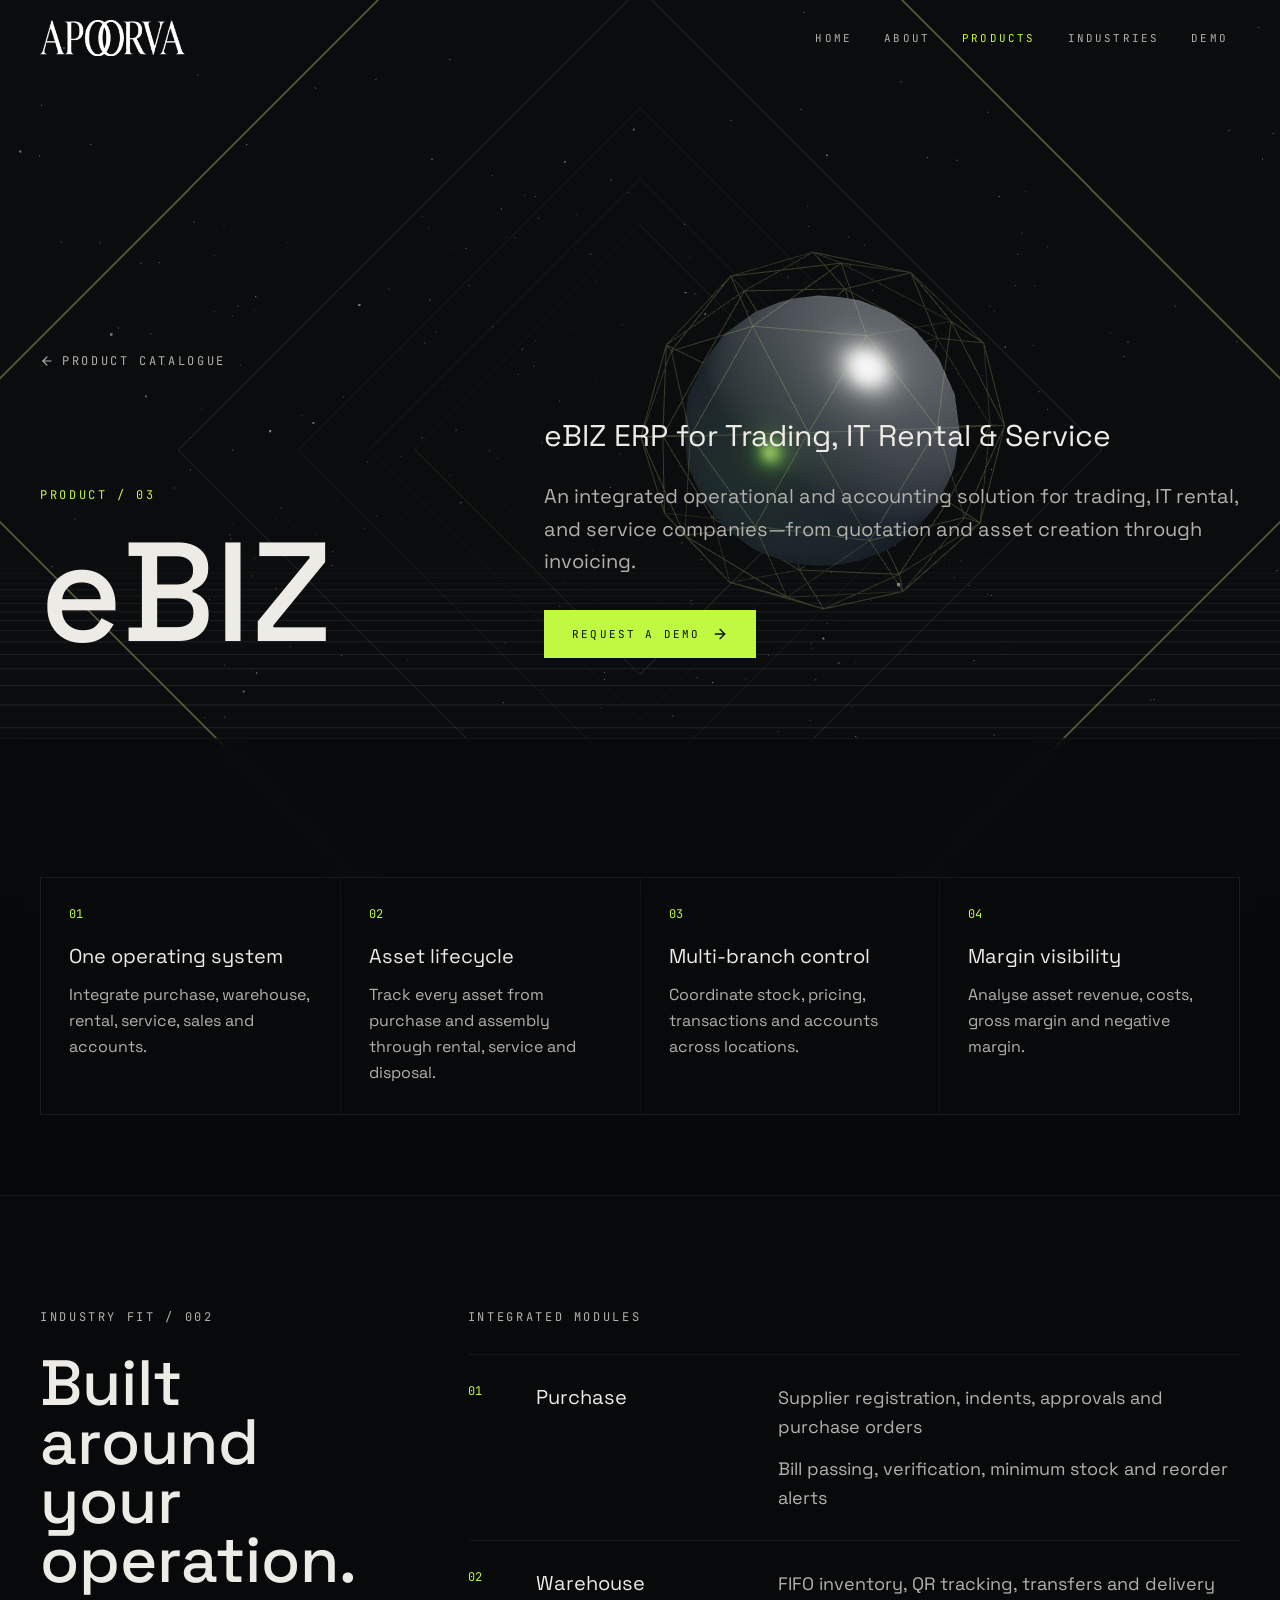
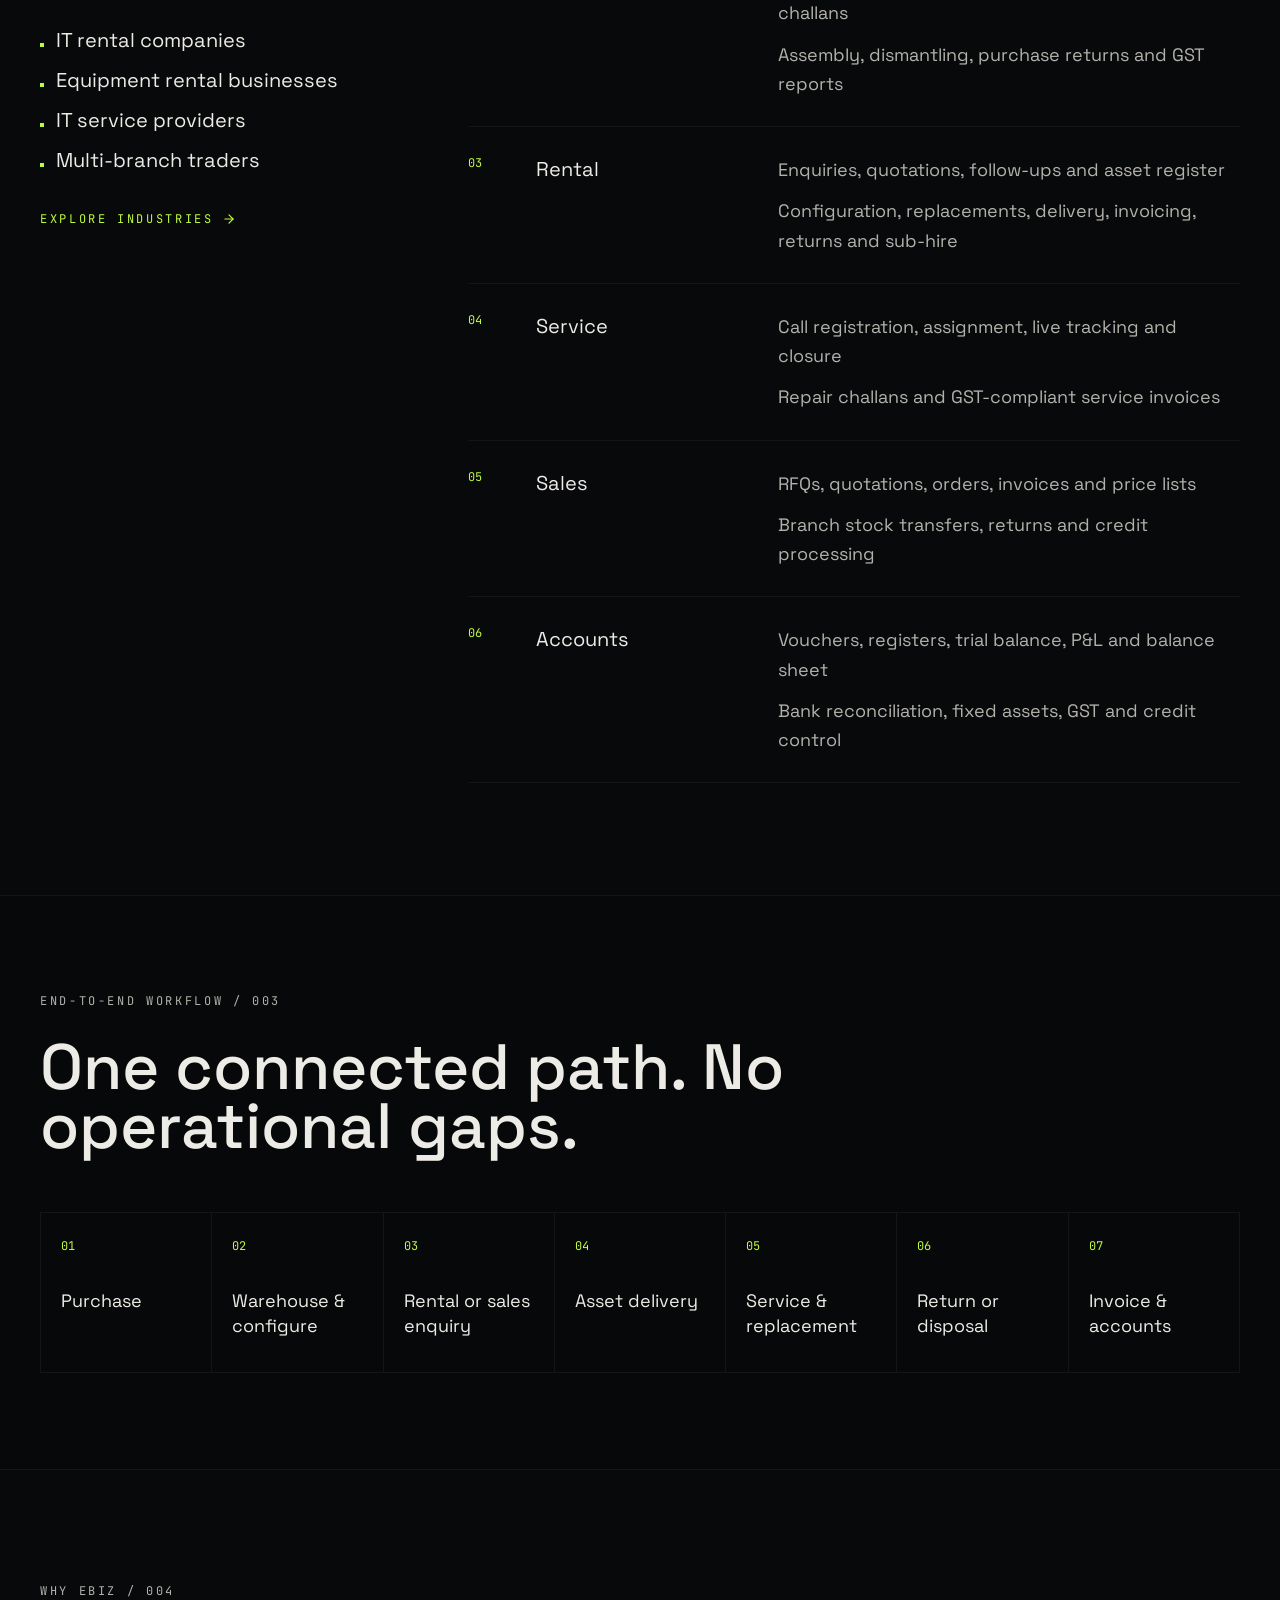
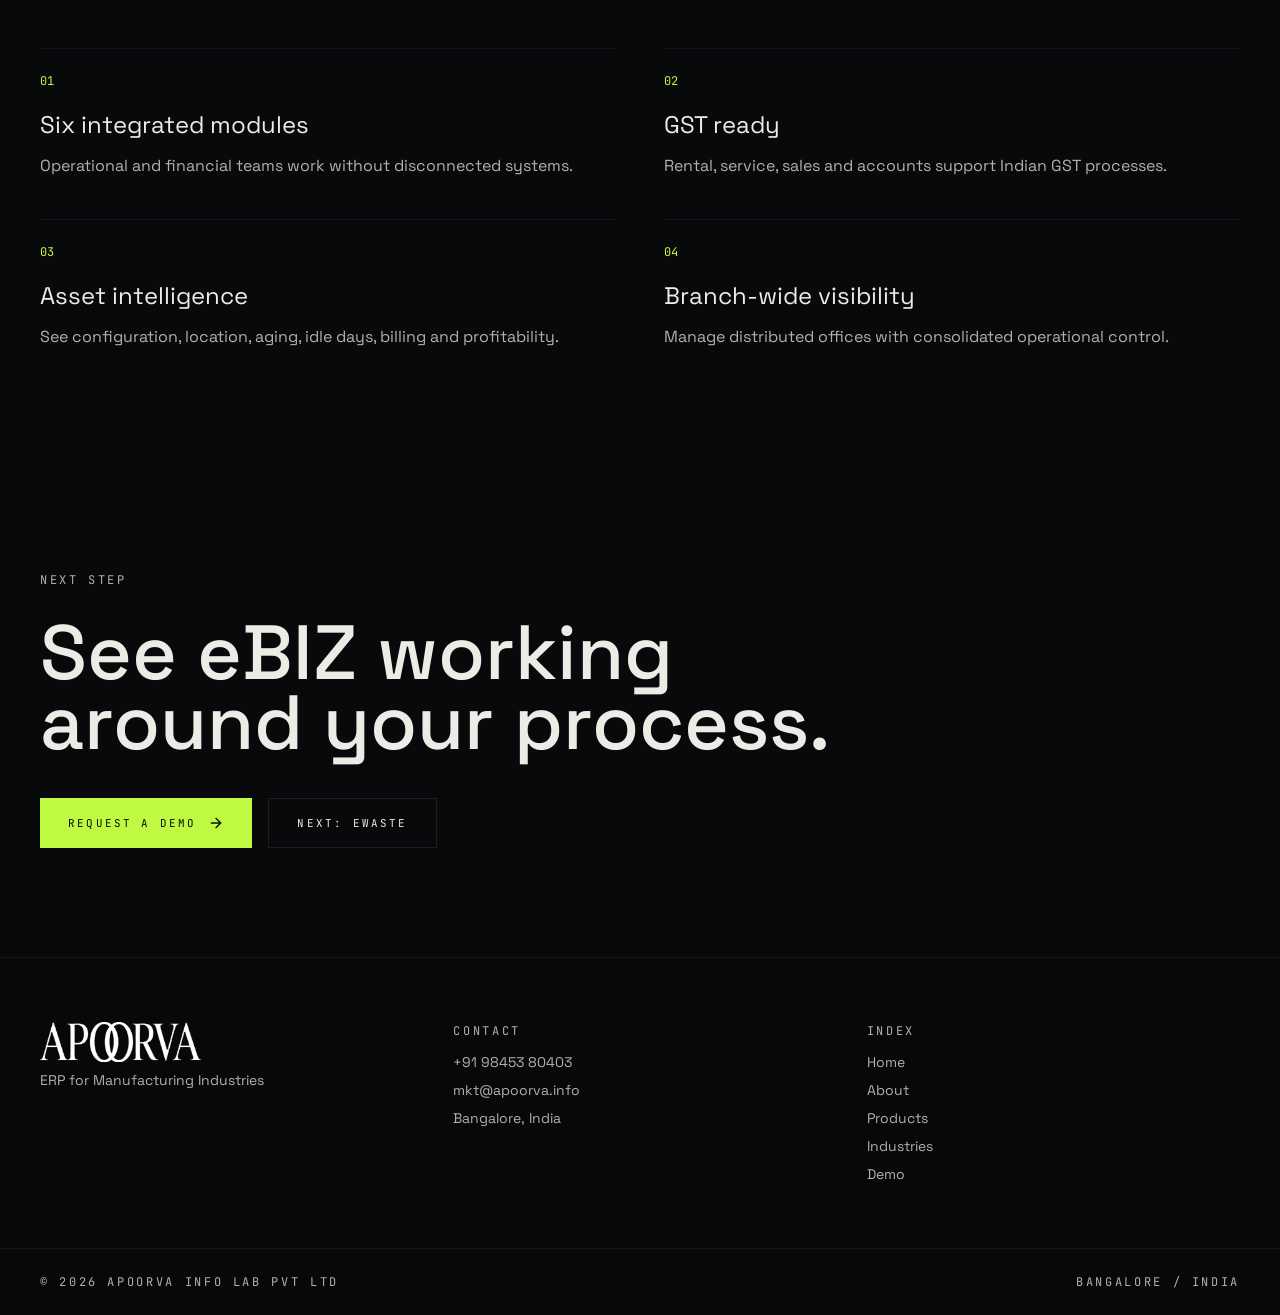
<file: products/ebiz/index.html>
<!DOCTYPE html><html lang="en"><head><meta charSet="utf-8"/><meta name="viewport" content="width=device-width, initial-scale=1"/><link rel="preload" as="image" href="/img/apoorva-logo.png"/><link rel="stylesheet" href="/assets/styles-BxoEETp6.css" data-precedence="default"/><link rel="stylesheet" href="https://fonts.googleapis.com/css2?family=Space+Grotesk:wght@300;400;500;600;700&amp;family=JetBrains+Mono:wght@400;500&amp;display=swap" data-precedence="default"/><title>eBIZ ERP — eBIZ ERP for Trading, IT Rental &amp; Service | Apoorva Info Lab</title><meta name="author" content="Apoorva Info Lab Pvt Ltd"/><meta name="description" content="An integrated operational and accounting solution for trading, IT rental, and service companies—from quotation and asset creation through invoicing."/><meta property="og:title" content="eBIZ ERP — eBIZ ERP for Trading, IT Rental &amp; Service | Apoorva Info Lab"/><meta property="og:description" content="An integrated operational and accounting solution for trading, IT rental, and service companies—from quotation and asset creation through invoicing."/><meta property="og:type" content="product"/><meta property="og:url" content="/products/ebiz"/><meta name="twitter:card" content="summary"/><link rel="modulepreload" href="/assets/index-D6dcOJN_.js"/><link rel="modulepreload" href="/assets/jsx-runtime-B-hcVAMW.js"/><link rel="modulepreload" href="/assets/products-xuQWqPuR.js"/><link rel="modulepreload" href="/assets/products._productId-DBLl1tLY.js"/><link rel="modulepreload" href="/assets/arrow-left-Bdt1PfM_.js"/><link rel="modulepreload" href="/assets/products._productId-DQ7l6YaE.js"/><link rel="modulepreload" href="/assets/Reveal-HDSV6b2i.js"/><link rel="icon" href="/favicon.png" type="image/png"/><link rel="preconnect" href="https://fonts.googleapis.com"/><link rel="preconnect" href="https://fonts.gstatic.com" crossorigin="anonymous"/><link rel="canonical" href="/products/ebiz"/></head><body><div aria-hidden="true" class="pointer-events-none fixed inset-0 -z-10 bg-background"><div class="absolute inset-0 overflow-hidden"><div class="absolute left-1/2 top-1/3 h-[46rem] w-[46rem] -translate-x-1/2 -translate-y-1/2 rounded-full bg-primary/8 blur-[140px]"></div><div class="absolute bottom-0 left-0 h-[30rem] w-[30rem] rounded-full bg-foreground/5 blur-[120px]"></div><div class="absolute inset-0 opacity-[0.16]" style="background-image:linear-gradient(to right, color-mix(in oklch, var(--color-foreground) 12%, transparent) 1px, transparent 1px), linear-gradient(to bottom, color-mix(in oklch, var(--color-foreground) 12%, transparent) 1px, transparent 1px);background-size:88px 88px;mask-image:radial-gradient(ellipse at 50% 40%, black, transparent 72%)"></div></div></div><header class="fixed inset-x-0 top-0 z-50 transition-all duration-500 border-b border-transparent"><div class="mx-auto flex max-w-[1400px] items-center justify-between gap-2 px-3 py-5 sm:gap-6 sm:px-6 md:px-10"><a class="group shrink-0" aria-label="Apoorva Info Lab home" href="/"><img src="/img/apoorva-logo.png" alt="Apoorva Info Lab" class="h-7 w-auto max-w-24 object-contain brightness-0 invert sm:h-9 sm:max-w-40"/></a><nav class="flex items-center gap-1 sm:gap-2"><a class="px-1 py-2 font-mono text-[0.5rem] uppercase tracking-[0.08em] transition-colors sm:px-3 sm:text-[0.68rem] sm:tracking-[0.2em] text-muted-foreground hover:text-foreground" href="/">Home</a><a class="px-1 py-2 font-mono text-[0.5rem] uppercase tracking-[0.08em] transition-colors sm:px-3 sm:text-[0.68rem] sm:tracking-[0.2em] text-muted-foreground hover:text-foreground" href="/about">About</a><a class="px-1 py-2 font-mono text-[0.5rem] uppercase tracking-[0.08em] transition-colors sm:px-3 sm:text-[0.68rem] sm:tracking-[0.2em] text-primary" href="/products" data-status="active" aria-current="page">Products</a><a class="px-1 py-2 font-mono text-[0.5rem] uppercase tracking-[0.08em] transition-colors sm:px-3 sm:text-[0.68rem] sm:tracking-[0.2em] text-muted-foreground hover:text-foreground" href="/industries">Industries</a><a class="px-1 py-2 font-mono text-[0.5rem] uppercase tracking-[0.08em] transition-colors sm:px-3 sm:text-[0.68rem] sm:tracking-[0.2em] text-muted-foreground hover:text-foreground" href="/book-demo">Demo</a></nav></div></header><main class="relative z-10"><!--$--><div><section class="mx-auto flex min-h-[82svh] w-full max-w-[1400px] items-end px-6 pb-20 pt-40 md:px-10"><div class="w-full"><div style="transition-delay:0ms" class="transition-all duration-1000 ease-out motion-reduce:transition-none translate-y-8 opacity-0 blur-[6px]"><a class="label-mono inline-flex items-center gap-2 transition-colors hover:text-primary active" href="/products" data-status="active" aria-current="page"><svg xmlns="http://www.w3.org/2000/svg" width="24" height="24" viewBox="0 0 24 24" fill="none" stroke="currentColor" stroke-width="2" stroke-linecap="round" stroke-linejoin="round" class="lucide lucide-arrow-left size-3.5" aria-hidden="true"><path d="m12 19-7-7 7-7"></path><path d="M19 12H5"></path></svg> Product catalogue</a></div><div style="transition-delay:100ms" class="transition-all duration-1000 ease-out motion-reduce:transition-none translate-y-8 opacity-0 blur-[6px]"><div class="mt-10 grid gap-10 md:grid-cols-[0.8fr_1.2fr] md:items-end"><div><p class="label-mono text-primary">Product / <!-- -->03</p><h1 class="display-xl mt-6 text-[clamp(3.5rem,11vw,9rem)]">eBIZ</h1></div><div><p class="text-2xl leading-snug md:text-3xl">eBIZ ERP for Trading, IT Rental &amp; Service</p><p class="mt-6 max-w-3xl text-xl leading-relaxed text-muted-foreground">An integrated operational and accounting solution for trading, IT rental, and service companies—from quotation and asset creation through invoicing.</p><a class="group mt-8 inline-flex items-center gap-3 bg-primary px-7 py-4 font-mono text-[0.68rem] uppercase tracking-[0.2em] text-primary-foreground" href="/book-demo">Request a demo <svg xmlns="http://www.w3.org/2000/svg" width="24" height="24" viewBox="0 0 24 24" fill="none" stroke="currentColor" stroke-width="2" stroke-linecap="round" stroke-linejoin="round" class="lucide lucide-arrow-right size-4 transition-transform group-hover:translate-x-1" aria-hidden="true"><path d="M5 12h14"></path><path d="m12 5 7 7-7 7"></path></svg></a></div></div></div></div></section><section class="border-y border-border/60 bg-background/70 py-20 backdrop-blur-md"><div class="mx-auto w-full max-w-[1400px] px-6 md:px-10"><div style="transition-delay:0ms" class="transition-all duration-1000 ease-out motion-reduce:transition-none translate-y-8 opacity-0 blur-[6px]"><p class="label-mono">Business outcomes / 001</p></div><div class="mt-10 grid gap-px border border-border/60 bg-border/40 sm:grid-cols-2 lg:grid-cols-4"><div style="transition-delay:0ms" class="transition-all duration-1000 ease-out motion-reduce:transition-none translate-y-8 opacity-0 blur-[6px]"><article class="h-full bg-background/85 p-7"><p class="font-mono text-xs text-primary">01</p><h2 class="mt-5 text-xl">One operating system</h2><p class="mt-3 text-base leading-relaxed text-muted-foreground">Integrate purchase, warehouse, rental, service, sales and accounts.</p></article></div><div style="transition-delay:60ms" class="transition-all duration-1000 ease-out motion-reduce:transition-none translate-y-8 opacity-0 blur-[6px]"><article class="h-full bg-background/85 p-7"><p class="font-mono text-xs text-primary">02</p><h2 class="mt-5 text-xl">Asset lifecycle</h2><p class="mt-3 text-base leading-relaxed text-muted-foreground">Track every asset from purchase and assembly through rental, service and disposal.</p></article></div><div style="transition-delay:120ms" class="transition-all duration-1000 ease-out motion-reduce:transition-none translate-y-8 opacity-0 blur-[6px]"><article class="h-full bg-background/85 p-7"><p class="font-mono text-xs text-primary">03</p><h2 class="mt-5 text-xl">Multi-branch control</h2><p class="mt-3 text-base leading-relaxed text-muted-foreground">Coordinate stock, pricing, transactions and accounts across locations.</p></article></div><div style="transition-delay:180ms" class="transition-all duration-1000 ease-out motion-reduce:transition-none translate-y-8 opacity-0 blur-[6px]"><article class="h-full bg-background/85 p-7"><p class="font-mono text-xs text-primary">04</p><h2 class="mt-5 text-xl">Margin visibility</h2><p class="mt-3 text-base leading-relaxed text-muted-foreground">Analyse asset revenue, costs, gross margin and negative margin.</p></article></div></div></div></section><section class="mx-auto grid w-full max-w-[1400px] gap-14 px-6 py-28 md:grid-cols-[0.65fr_1.35fr] md:px-10"><div style="transition-delay:0ms" class="transition-all duration-1000 ease-out motion-reduce:transition-none translate-y-8 opacity-0 blur-[6px]"><div class="md:sticky md:top-32 md:self-start"><p class="label-mono">Industry fit / 002</p><h2 class="display-xl mt-7 text-[clamp(2.2rem,5vw,4.5rem)]">Built around your operation.</h2><ul class="mt-9 space-y-3"><li class="flex items-baseline gap-3 text-xl"><span class="size-1 shrink-0 bg-primary"></span>IT rental companies</li><li class="flex items-baseline gap-3 text-xl"><span class="size-1 shrink-0 bg-primary"></span>Equipment rental businesses</li><li class="flex items-baseline gap-3 text-xl"><span class="size-1 shrink-0 bg-primary"></span>IT service providers</li><li class="flex items-baseline gap-3 text-xl"><span class="size-1 shrink-0 bg-primary"></span>Multi-branch traders</li></ul><a class="label-mono mt-9 inline-flex items-center gap-2 text-primary" href="/industries">Explore industries <svg xmlns="http://www.w3.org/2000/svg" width="24" height="24" viewBox="0 0 24 24" fill="none" stroke="currentColor" stroke-width="2" stroke-linecap="round" stroke-linejoin="round" class="lucide lucide-arrow-right size-3.5" aria-hidden="true"><path d="M5 12h14"></path><path d="m12 5 7 7-7 7"></path></svg></a></div></div><div><div style="transition-delay:0ms" class="transition-all duration-1000 ease-out motion-reduce:transition-none translate-y-8 opacity-0 blur-[6px]"><p class="label-mono">Integrated modules</p></div><div class="mt-7 divide-y divide-border/60 border-y border-border/60"><div style="transition-delay:0ms" class="transition-all duration-1000 ease-out motion-reduce:transition-none translate-y-8 opacity-0 blur-[6px]"><article class="grid gap-5 py-7 sm:grid-cols-[3rem_0.65fr_1.35fr]"><span class="font-mono text-xs text-primary">01</span><h3 class="text-xl">Purchase</h3><ul class="space-y-3 text-lg leading-relaxed text-muted-foreground"><li>Supplier registration, indents, approvals and purchase orders</li><li>Bill passing, verification, minimum stock and reorder alerts</li></ul></article></div><div style="transition-delay:50ms" class="transition-all duration-1000 ease-out motion-reduce:transition-none translate-y-8 opacity-0 blur-[6px]"><article class="grid gap-5 py-7 sm:grid-cols-[3rem_0.65fr_1.35fr]"><span class="font-mono text-xs text-primary">02</span><h3 class="text-xl">Warehouse</h3><ul class="space-y-3 text-lg leading-relaxed text-muted-foreground"><li>FIFO inventory, QR tracking, transfers and delivery challans</li><li>Assembly, dismantling, purchase returns and GST reports</li></ul></article></div><div style="transition-delay:100ms" class="transition-all duration-1000 ease-out motion-reduce:transition-none translate-y-8 opacity-0 blur-[6px]"><article class="grid gap-5 py-7 sm:grid-cols-[3rem_0.65fr_1.35fr]"><span class="font-mono text-xs text-primary">03</span><h3 class="text-xl">Rental</h3><ul class="space-y-3 text-lg leading-relaxed text-muted-foreground"><li>Enquiries, quotations, follow-ups and asset register</li><li>Configuration, replacements, delivery, invoicing, returns and sub-hire</li></ul></article></div><div style="transition-delay:150ms" class="transition-all duration-1000 ease-out motion-reduce:transition-none translate-y-8 opacity-0 blur-[6px]"><article class="grid gap-5 py-7 sm:grid-cols-[3rem_0.65fr_1.35fr]"><span class="font-mono text-xs text-primary">04</span><h3 class="text-xl">Service</h3><ul class="space-y-3 text-lg leading-relaxed text-muted-foreground"><li>Call registration, assignment, live tracking and closure</li><li>Repair challans and GST-compliant service invoices</li></ul></article></div><div style="transition-delay:200ms" class="transition-all duration-1000 ease-out motion-reduce:transition-none translate-y-8 opacity-0 blur-[6px]"><article class="grid gap-5 py-7 sm:grid-cols-[3rem_0.65fr_1.35fr]"><span class="font-mono text-xs text-primary">05</span><h3 class="text-xl">Sales</h3><ul class="space-y-3 text-lg leading-relaxed text-muted-foreground"><li>RFQs, quotations, orders, invoices and price lists</li><li>Branch stock transfers, returns and credit processing</li></ul></article></div><div style="transition-delay:250ms" class="transition-all duration-1000 ease-out motion-reduce:transition-none translate-y-8 opacity-0 blur-[6px]"><article class="grid gap-5 py-7 sm:grid-cols-[3rem_0.65fr_1.35fr]"><span class="font-mono text-xs text-primary">06</span><h3 class="text-xl">Accounts</h3><ul class="space-y-3 text-lg leading-relaxed text-muted-foreground"><li>Vouchers, registers, trial balance, P&amp;L and balance sheet</li><li>Bank reconciliation, fixed assets, GST and credit control</li></ul></article></div></div></div></section><section class="border-y border-border/60 bg-background/60 py-24 backdrop-blur-sm"><div class="mx-auto w-full max-w-[1400px] px-6 md:px-10"><div style="transition-delay:0ms" class="transition-all duration-1000 ease-out motion-reduce:transition-none translate-y-8 opacity-0 blur-[6px]"><p class="label-mono">End-to-end workflow / 003</p><h2 class="display-xl mt-7 max-w-4xl text-[clamp(2.2rem,5vw,4.5rem)]">One connected path. No operational gaps.</h2></div><ol class="mt-14 grid border-l border-t border-border/60 sm:grid-cols-2 lg:grid-cols-7"><li class="min-h-40 border-b border-r border-border/60 p-5"><span class="font-mono text-xs text-primary">01</span><p class="mt-8 text-lg leading-snug">Purchase</p></li><li class="min-h-40 border-b border-r border-border/60 p-5"><span class="font-mono text-xs text-primary">02</span><p class="mt-8 text-lg leading-snug">Warehouse &amp; configure</p></li><li class="min-h-40 border-b border-r border-border/60 p-5"><span class="font-mono text-xs text-primary">03</span><p class="mt-8 text-lg leading-snug">Rental or sales enquiry</p></li><li class="min-h-40 border-b border-r border-border/60 p-5"><span class="font-mono text-xs text-primary">04</span><p class="mt-8 text-lg leading-snug">Asset delivery</p></li><li class="min-h-40 border-b border-r border-border/60 p-5"><span class="font-mono text-xs text-primary">05</span><p class="mt-8 text-lg leading-snug">Service &amp; replacement</p></li><li class="min-h-40 border-b border-r border-border/60 p-5"><span class="font-mono text-xs text-primary">06</span><p class="mt-8 text-lg leading-snug">Return or disposal</p></li><li class="min-h-40 border-b border-r border-border/60 p-5"><span class="font-mono text-xs text-primary">07</span><p class="mt-8 text-lg leading-snug">Invoice &amp; accounts</p></li></ol></div></section><section class="mx-auto w-full max-w-[1400px] px-6 py-28 md:px-10"><div style="transition-delay:0ms" class="transition-all duration-1000 ease-out motion-reduce:transition-none translate-y-8 opacity-0 blur-[6px]"><p class="label-mono">Why <!-- -->eBIZ<!-- --> / 004</p></div><div class="mt-12 grid gap-x-12 gap-y-10 md:grid-cols-2"><div style="transition-delay:0ms" class="transition-all duration-1000 ease-out motion-reduce:transition-none translate-y-8 opacity-0 blur-[6px]"><article class="border-t border-border/60 pt-6"><p class="font-mono text-xs text-primary">0<!-- -->1</p><h2 class="mt-5 text-2xl">Six integrated modules</h2><p class="mt-3 max-w-xl leading-relaxed text-muted-foreground">Operational and financial teams work without disconnected systems.</p></article></div><div style="transition-delay:70ms" class="transition-all duration-1000 ease-out motion-reduce:transition-none translate-y-8 opacity-0 blur-[6px]"><article class="border-t border-border/60 pt-6"><p class="font-mono text-xs text-primary">0<!-- -->2</p><h2 class="mt-5 text-2xl">GST ready</h2><p class="mt-3 max-w-xl leading-relaxed text-muted-foreground">Rental, service, sales and accounts support Indian GST processes.</p></article></div><div style="transition-delay:140ms" class="transition-all duration-1000 ease-out motion-reduce:transition-none translate-y-8 opacity-0 blur-[6px]"><article class="border-t border-border/60 pt-6"><p class="font-mono text-xs text-primary">0<!-- -->3</p><h2 class="mt-5 text-2xl">Asset intelligence</h2><p class="mt-3 max-w-xl leading-relaxed text-muted-foreground">See configuration, location, aging, idle days, billing and profitability.</p></article></div><div style="transition-delay:210ms" class="transition-all duration-1000 ease-out motion-reduce:transition-none translate-y-8 opacity-0 blur-[6px]"><article class="border-t border-border/60 pt-6"><p class="font-mono text-xs text-primary">0<!-- -->4</p><h2 class="mt-5 text-2xl">Branch-wide visibility</h2><p class="mt-3 max-w-xl leading-relaxed text-muted-foreground">Manage distributed offices with consolidated operational control.</p></article></div></div></section><section class="mx-auto flex min-h-[55svh] w-full max-w-[1400px] flex-col justify-center px-6 py-24 md:px-10"><div style="transition-delay:0ms" class="transition-all duration-1000 ease-out motion-reduce:transition-none translate-y-8 opacity-0 blur-[6px]"><p class="label-mono">Next step</p><h2 class="display-xl mt-7 max-w-4xl text-[clamp(2.4rem,6vw,5.5rem)]">See <!-- -->eBIZ<!-- --> working around your process.</h2><div class="mt-10 flex flex-wrap gap-4"><a class="group inline-flex items-center gap-3 bg-primary px-7 py-4 font-mono text-[0.68rem] uppercase tracking-[0.2em] text-primary-foreground" href="/book-demo">Request a demo <svg xmlns="http://www.w3.org/2000/svg" width="24" height="24" viewBox="0 0 24 24" fill="none" stroke="currentColor" stroke-width="2" stroke-linecap="round" stroke-linejoin="round" class="lucide lucide-arrow-right size-4 transition-transform group-hover:translate-x-1" aria-hidden="true"><path d="M5 12h14"></path><path d="m12 5 7 7-7 7"></path></svg></a><a class="inline-flex items-center gap-3 border border-border px-7 py-4 font-mono text-[0.68rem] uppercase tracking-[0.2em] transition-colors hover:border-primary hover:text-primary" href="/products/ewaste">Next: <!-- -->eWaste</a></div></div></section></div><script>(function(a,f){let l;try{l=JSON.parse(sessionStorage.getItem(a)||"{}")}catch{return}const n=l?.[f||history.state?.__TSR_key];let c=!1;for(const t in n){const e=n[t],o=e?.scrollX,s=e?.scrollY;if(Number.isFinite(o)&&Number.isFinite(s)){if(t==="window")scrollTo(o,s),c=!0;else if(t)try{const r=document.querySelector(t);r&&(r.scrollLeft=o,r.scrollTop=s)}catch{}}}if(c)return;const i=location.hash.slice(1);if(i){const t=history.state?.__hashScrollIntoViewOptions??!0;if(t){const e=document.getElementById(i);e&&e.scrollIntoView(t)}return}scrollTo(0,0)})("tsr-scroll-restoration-v1_3");document.currentScript.remove()</script><!--/$--></main><footer class="relative z-10 border-t border-border/60 bg-background/80 backdrop-blur-xl"><div class="mx-auto grid max-w-[1400px] gap-10 px-6 py-16 md:grid-cols-3 md:px-10"><div><img src="/img/apoorva-logo.png" alt="Apoorva Info Lab" class="h-10 w-auto max-w-52 object-contain brightness-0 invert"/><p class="mt-2 max-w-xs text-sm text-muted-foreground">ERP for Manufacturing Industries</p></div><div><p class="label-mono">Contact</p><ul class="mt-3 space-y-2 text-sm text-muted-foreground"><li><a href="tel:+919845380403" class="hover:text-primary">+91 98453 80403</a></li><li><a href="mailto:mkt@apoorva.info" class="hover:text-primary">mkt@apoorva.info</a></li><li>Bangalore, India</li></ul></div><div><p class="label-mono">Index</p><ul class="mt-3 space-y-2 text-sm"><li><a class="text-muted-foreground transition-colors hover:text-primary" href="/">Home</a></li><li><a class="text-muted-foreground transition-colors hover:text-primary" href="/about">About</a></li><li><a class="text-muted-foreground transition-colors hover:text-primary active" href="/products" data-status="active" aria-current="page">Products</a></li><li><a class="text-muted-foreground transition-colors hover:text-primary" href="/industries">Industries</a></li><li><a class="text-muted-foreground transition-colors hover:text-primary" href="/book-demo">Demo</a></li></ul></div></div><div class="mx-auto flex max-w-[1400px] flex-wrap items-center justify-between gap-3 border-t border-border/60 px-6 py-6 md:px-10"><p class="label-mono">© <!-- -->2026<!-- --> <!-- -->Apoorva Info Lab Pvt Ltd</p><p class="label-mono">Bangalore / India</p></div></footer><section aria-label="Notifications alt+T" tabindex="-1" aria-live="polite" aria-relevant="additions text" aria-atomic="false"></section><script data-tsr-stream-part="">(self.$R=self.$R||{})["tsr"]=[];self.$_TSR={h(){this.hydrated=!0,this.c()},e(){this.streamEnded=!0,this.c()},c(){this.hydrated&&this.streamEnded&&(delete self.$_TSR,delete self.$R.tsr)},p(e){this.initialized?e():this.buffer.push(e)},buffer:[]};$_TSR.router=($R=>$R[0]={manifest:$R[1]={routes:$R[2]={__root__:$R[3]={preloads:$R[4]=["/assets/index-D6dcOJN_.js","/assets/jsx-runtime-B-hcVAMW.js"],scripts:$R[5]=[$R[6]={attrs:$R[7]={type:"module",async:!0,src:"/assets/index-D6dcOJN_.js"}}]},"/products":$R[8]={preloads:$R[9]=["/assets/products-xuQWqPuR.js"]},"/products/$productId":$R[10]={preloads:$R[11]=["/assets/products._productId-DBLl1tLY.js","/assets/arrow-left-Bdt1PfM_.js","/assets/products._productId-DQ7l6YaE.js","/assets/Reveal-HDSV6b2i.js"]}}},matches:$R[12]=[$R[13]={i:"__root__ ",u:1792164393640,s:"success",ssr:!0},$R[14]={i:" products products",u:1792164393640,s:"success",ssr:!0},$R[15]={i:" products $productId products ebiz",u:1792164393640,s:"success",l:$R[16]={product:$R[17]={id:"ebiz",name:"eBIZ",description:"eBIZ ERP for Trading, IT Rental & Service",summary:"An integrated operational and accounting solution for trading, IT rental, and service companies—from quotation and asset creation through invoicing.",industries:$R[18]=["IT rental companies","IT service companies","Trading companies"],highlights:$R[19]=["Rental operations","Asset tracking","Service management","Integrated accounting"],features:$R[20]=["End-to-end IT rental management from enquiry and quotation to order and invoice","Asset numbering, configuration, upgrades, replacements, barcode and QR-code checks","Asset history, aging, idle days, billing history, tracking, and profit or loss","GRN-wise purchase traceability, inventory aging, and purchase-cost tracking","Revenue reporting by product and product class","Rental delivery inspection, customer-wise asset stock, and consolidated invoicing","Sub-hiring processes and finance posting for payments and receipts","Service call tracking, engineer role clarity, and service cost analysis"],benefits:$R[21]=[$R[22]={label:"One operating system",body:"Integrate purchase, warehouse, rental, service, sales and accounts."},$R[23]={label:"Asset lifecycle",body:"Track every asset from purchase and assembly through rental, service and disposal."},$R[24]={label:"Multi-branch control",body:"Coordinate stock, pricing, transactions and accounts across locations."},$R[25]={label:"Margin visibility",body:"Analyse asset revenue, costs, gross margin and negative margin."}],modules:$R[26]=[$R[27]={name:"Purchase",items:$R[28]=["Supplier registration, indents, approvals and purchase orders","Bill passing, verification, minimum stock and reorder alerts"]},$R[29]={name:"Warehouse",items:$R[30]=["FIFO inventory, QR tracking, transfers and delivery challans","Assembly, dismantling, purchase returns and GST reports"]},$R[31]={name:"Rental",items:$R[32]=["Enquiries, quotations, follow-ups and asset register","Configuration, replacements, delivery, invoicing, returns and sub-hire"]},$R[33]={name:"Service",items:$R[34]=["Call registration, assignment, live tracking and closure","Repair challans and GST-compliant service invoices"]},$R[35]={name:"Sales",items:$R[36]=["RFQs, quotations, orders, invoices and price lists","Branch stock transfers, returns and credit processing"]},$R[37]={name:"Accounts",items:$R[38]=["Vouchers, registers, trial balance, P&L and balance sheet","Bank reconciliation, fixed assets, GST and credit control"]}],workflow:$R[39]=["Purchase","Warehouse & configure","Rental or sales enquiry","Asset delivery","Service & replacement","Return or disposal","Invoice & accounts"],differentiators:$R[40]=[$R[41]={label:"Six integrated modules",body:"Operational and financial teams work without disconnected systems."},$R[42]={label:"GST ready",body:"Rental, service, sales and accounts support Indian GST processes."},$R[43]={label:"Asset intelligence",body:"See configuration, location, aging, idle days, billing and profitability."},$R[44]={label:"Branch-wide visibility",body:"Manage distributed offices with consolidated operational control."}],audiences:$R[45]=["IT rental companies","Equipment rental businesses","IT service providers","Multi-branch traders"]}},ssr:!0}]})($R["tsr"]);$_TSR.e();{let s=document.currentScript,p;while((p=s.previousElementSibling)&&p.hasAttribute('data-tsr-stream-part'))p.remove();s.remove()}</script><script type="module" async="" src="/assets/index-D6dcOJN_.js"></script><script>document.currentScript.remove();/*$tsr-stream-boundary*/</script></body></html>
</file>
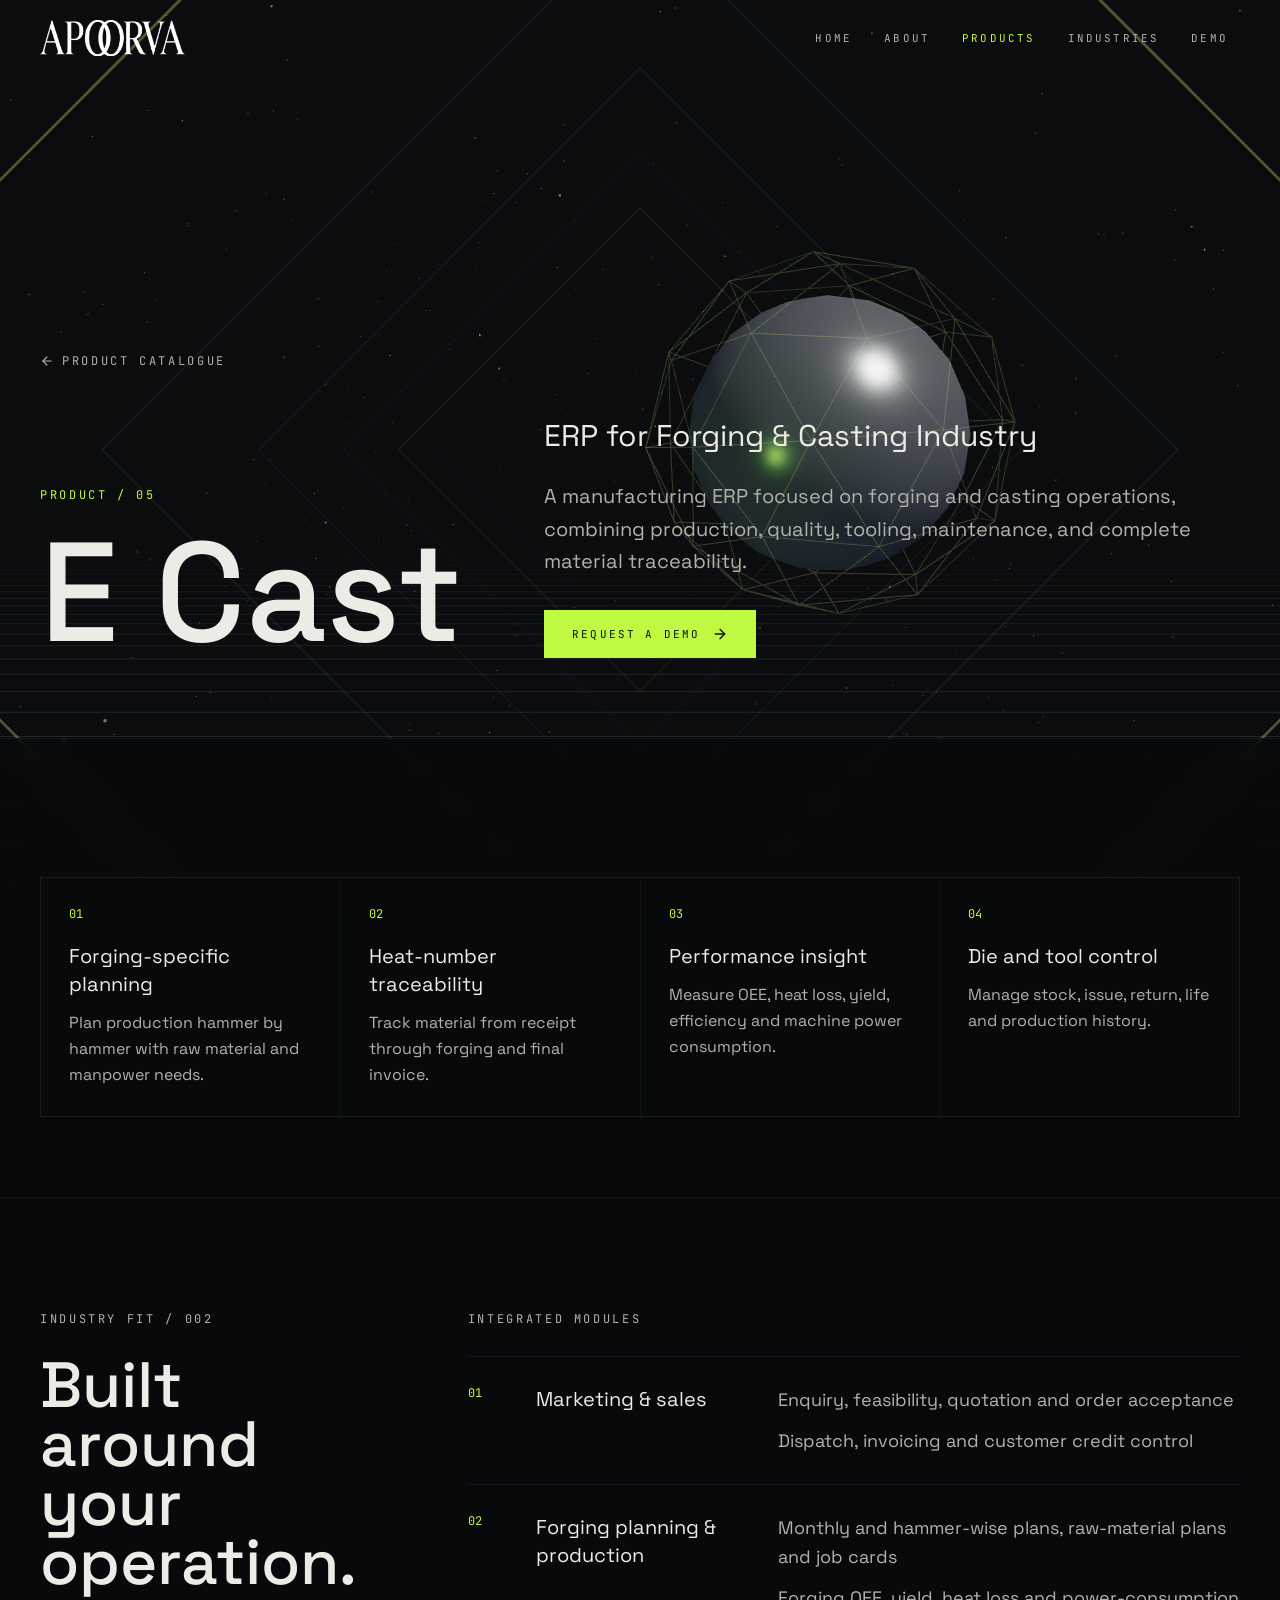
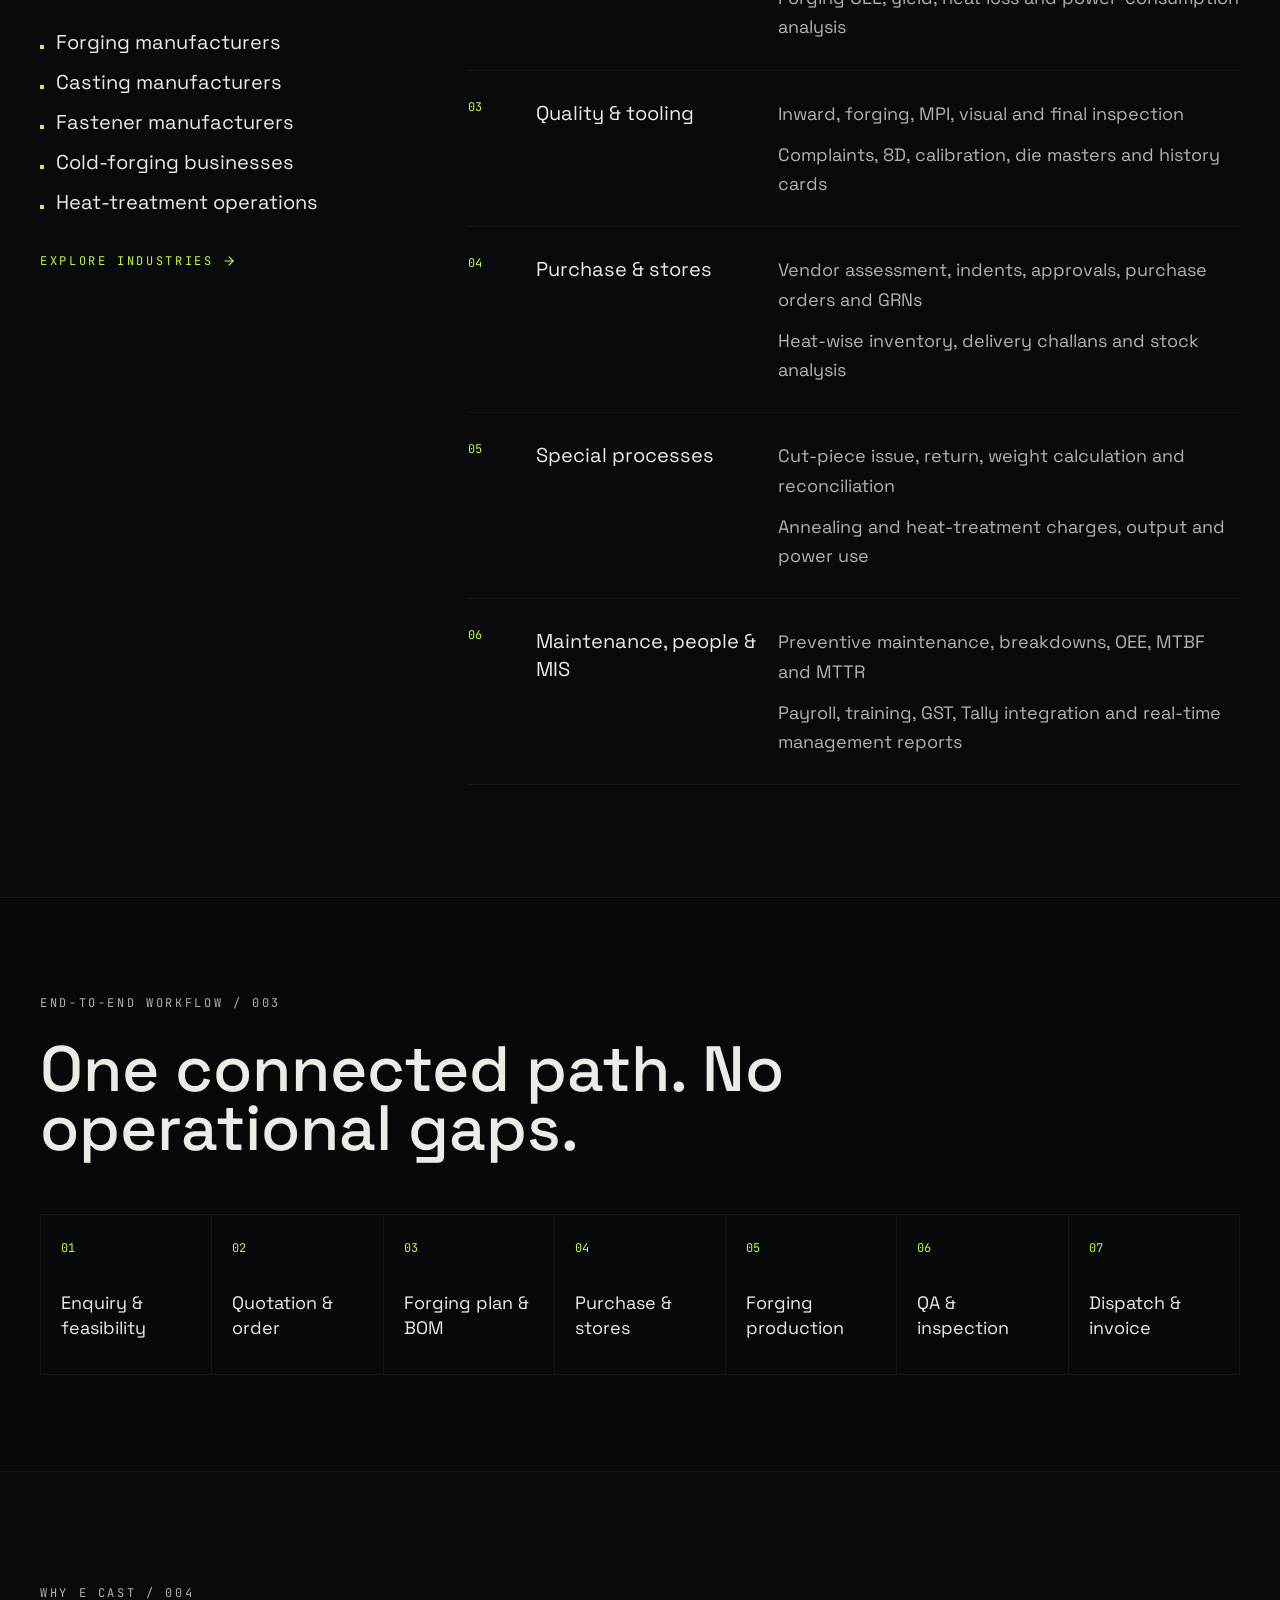
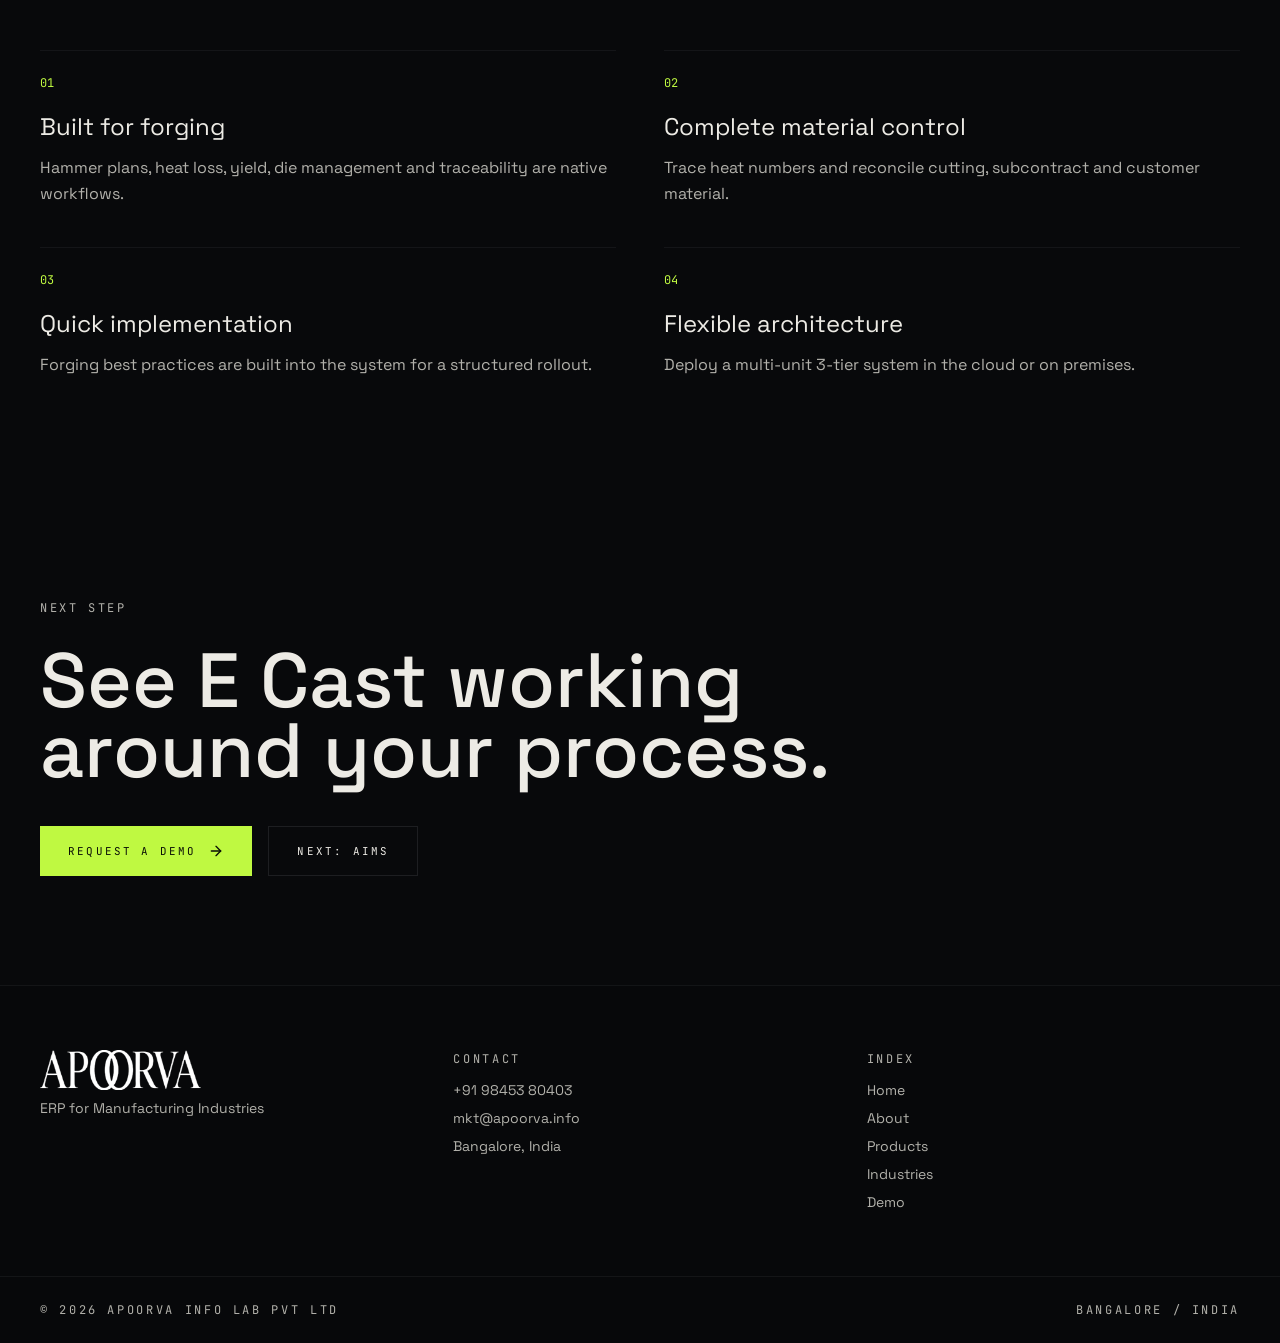
<file: products/ecast/index.html>
<!DOCTYPE html><html lang="en"><head><meta charSet="utf-8"/><meta name="viewport" content="width=device-width, initial-scale=1"/><link rel="preload" as="image" href="/img/apoorva-logo.png"/><link rel="stylesheet" href="/assets/styles-BxoEETp6.css" data-precedence="default"/><link rel="stylesheet" href="https://fonts.googleapis.com/css2?family=Space+Grotesk:wght@300;400;500;600;700&amp;family=JetBrains+Mono:wght@400;500&amp;display=swap" data-precedence="default"/><title>E Cast ERP — ERP for Forging &amp; Casting Industry | Apoorva Info Lab</title><meta name="author" content="Apoorva Info Lab Pvt Ltd"/><meta name="description" content="A manufacturing ERP focused on forging and casting operations, combining production, quality, tooling, maintenance, and complete material traceability."/><meta property="og:title" content="E Cast ERP — ERP for Forging &amp; Casting Industry | Apoorva Info Lab"/><meta property="og:description" content="A manufacturing ERP focused on forging and casting operations, combining production, quality, tooling, maintenance, and complete material traceability."/><meta property="og:type" content="product"/><meta property="og:url" content="/products/ecast"/><meta name="twitter:card" content="summary"/><link rel="modulepreload" href="/assets/index-D6dcOJN_.js"/><link rel="modulepreload" href="/assets/jsx-runtime-B-hcVAMW.js"/><link rel="modulepreload" href="/assets/products-xuQWqPuR.js"/><link rel="modulepreload" href="/assets/products._productId-DBLl1tLY.js"/><link rel="modulepreload" href="/assets/arrow-left-Bdt1PfM_.js"/><link rel="modulepreload" href="/assets/products._productId-DQ7l6YaE.js"/><link rel="modulepreload" href="/assets/Reveal-HDSV6b2i.js"/><link rel="icon" href="/favicon.png" type="image/png"/><link rel="preconnect" href="https://fonts.googleapis.com"/><link rel="preconnect" href="https://fonts.gstatic.com" crossorigin="anonymous"/><link rel="canonical" href="/products/ecast"/></head><body><div aria-hidden="true" class="pointer-events-none fixed inset-0 -z-10 bg-background"><div class="absolute inset-0 overflow-hidden"><div class="absolute left-1/2 top-1/3 h-[46rem] w-[46rem] -translate-x-1/2 -translate-y-1/2 rounded-full bg-primary/8 blur-[140px]"></div><div class="absolute bottom-0 left-0 h-[30rem] w-[30rem] rounded-full bg-foreground/5 blur-[120px]"></div><div class="absolute inset-0 opacity-[0.16]" style="background-image:linear-gradient(to right, color-mix(in oklch, var(--color-foreground) 12%, transparent) 1px, transparent 1px), linear-gradient(to bottom, color-mix(in oklch, var(--color-foreground) 12%, transparent) 1px, transparent 1px);background-size:88px 88px;mask-image:radial-gradient(ellipse at 50% 40%, black, transparent 72%)"></div></div></div><header class="fixed inset-x-0 top-0 z-50 transition-all duration-500 border-b border-transparent"><div class="mx-auto flex max-w-[1400px] items-center justify-between gap-2 px-3 py-5 sm:gap-6 sm:px-6 md:px-10"><a class="group shrink-0" aria-label="Apoorva Info Lab home" href="/"><img src="/img/apoorva-logo.png" alt="Apoorva Info Lab" class="h-7 w-auto max-w-24 object-contain brightness-0 invert sm:h-9 sm:max-w-40"/></a><nav class="flex items-center gap-1 sm:gap-2"><a class="px-1 py-2 font-mono text-[0.5rem] uppercase tracking-[0.08em] transition-colors sm:px-3 sm:text-[0.68rem] sm:tracking-[0.2em] text-muted-foreground hover:text-foreground" href="/">Home</a><a class="px-1 py-2 font-mono text-[0.5rem] uppercase tracking-[0.08em] transition-colors sm:px-3 sm:text-[0.68rem] sm:tracking-[0.2em] text-muted-foreground hover:text-foreground" href="/about">About</a><a class="px-1 py-2 font-mono text-[0.5rem] uppercase tracking-[0.08em] transition-colors sm:px-3 sm:text-[0.68rem] sm:tracking-[0.2em] text-primary" href="/products" data-status="active" aria-current="page">Products</a><a class="px-1 py-2 font-mono text-[0.5rem] uppercase tracking-[0.08em] transition-colors sm:px-3 sm:text-[0.68rem] sm:tracking-[0.2em] text-muted-foreground hover:text-foreground" href="/industries">Industries</a><a class="px-1 py-2 font-mono text-[0.5rem] uppercase tracking-[0.08em] transition-colors sm:px-3 sm:text-[0.68rem] sm:tracking-[0.2em] text-muted-foreground hover:text-foreground" href="/book-demo">Demo</a></nav></div></header><main class="relative z-10"><!--$--><div><section class="mx-auto flex min-h-[82svh] w-full max-w-[1400px] items-end px-6 pb-20 pt-40 md:px-10"><div class="w-full"><div style="transition-delay:0ms" class="transition-all duration-1000 ease-out motion-reduce:transition-none translate-y-8 opacity-0 blur-[6px]"><a class="label-mono inline-flex items-center gap-2 transition-colors hover:text-primary active" href="/products" data-status="active" aria-current="page"><svg xmlns="http://www.w3.org/2000/svg" width="24" height="24" viewBox="0 0 24 24" fill="none" stroke="currentColor" stroke-width="2" stroke-linecap="round" stroke-linejoin="round" class="lucide lucide-arrow-left size-3.5" aria-hidden="true"><path d="m12 19-7-7 7-7"></path><path d="M19 12H5"></path></svg> Product catalogue</a></div><div style="transition-delay:100ms" class="transition-all duration-1000 ease-out motion-reduce:transition-none translate-y-8 opacity-0 blur-[6px]"><div class="mt-10 grid gap-10 md:grid-cols-[0.8fr_1.2fr] md:items-end"><div><p class="label-mono text-primary">Product / <!-- -->05</p><h1 class="display-xl mt-6 text-[clamp(3.5rem,11vw,9rem)]">E Cast</h1></div><div><p class="text-2xl leading-snug md:text-3xl">ERP for Forging &amp; Casting Industry</p><p class="mt-6 max-w-3xl text-xl leading-relaxed text-muted-foreground">A manufacturing ERP focused on forging and casting operations, combining production, quality, tooling, maintenance, and complete material traceability.</p><a class="group mt-8 inline-flex items-center gap-3 bg-primary px-7 py-4 font-mono text-[0.68rem] uppercase tracking-[0.2em] text-primary-foreground" href="/book-demo">Request a demo <svg xmlns="http://www.w3.org/2000/svg" width="24" height="24" viewBox="0 0 24 24" fill="none" stroke="currentColor" stroke-width="2" stroke-linecap="round" stroke-linejoin="round" class="lucide lucide-arrow-right size-4 transition-transform group-hover:translate-x-1" aria-hidden="true"><path d="M5 12h14"></path><path d="m12 5 7 7-7 7"></path></svg></a></div></div></div></div></section><section class="border-y border-border/60 bg-background/70 py-20 backdrop-blur-md"><div class="mx-auto w-full max-w-[1400px] px-6 md:px-10"><div style="transition-delay:0ms" class="transition-all duration-1000 ease-out motion-reduce:transition-none translate-y-8 opacity-0 blur-[6px]"><p class="label-mono">Business outcomes / 001</p></div><div class="mt-10 grid gap-px border border-border/60 bg-border/40 sm:grid-cols-2 lg:grid-cols-4"><div style="transition-delay:0ms" class="transition-all duration-1000 ease-out motion-reduce:transition-none translate-y-8 opacity-0 blur-[6px]"><article class="h-full bg-background/85 p-7"><p class="font-mono text-xs text-primary">01</p><h2 class="mt-5 text-xl">Forging-specific planning</h2><p class="mt-3 text-base leading-relaxed text-muted-foreground">Plan production hammer by hammer with raw material and manpower needs.</p></article></div><div style="transition-delay:60ms" class="transition-all duration-1000 ease-out motion-reduce:transition-none translate-y-8 opacity-0 blur-[6px]"><article class="h-full bg-background/85 p-7"><p class="font-mono text-xs text-primary">02</p><h2 class="mt-5 text-xl">Heat-number traceability</h2><p class="mt-3 text-base leading-relaxed text-muted-foreground">Track material from receipt through forging and final invoice.</p></article></div><div style="transition-delay:120ms" class="transition-all duration-1000 ease-out motion-reduce:transition-none translate-y-8 opacity-0 blur-[6px]"><article class="h-full bg-background/85 p-7"><p class="font-mono text-xs text-primary">03</p><h2 class="mt-5 text-xl">Performance insight</h2><p class="mt-3 text-base leading-relaxed text-muted-foreground">Measure OEE, heat loss, yield, efficiency and machine power consumption.</p></article></div><div style="transition-delay:180ms" class="transition-all duration-1000 ease-out motion-reduce:transition-none translate-y-8 opacity-0 blur-[6px]"><article class="h-full bg-background/85 p-7"><p class="font-mono text-xs text-primary">04</p><h2 class="mt-5 text-xl">Die and tool control</h2><p class="mt-3 text-base leading-relaxed text-muted-foreground">Manage stock, issue, return, life and production history.</p></article></div></div></div></section><section class="mx-auto grid w-full max-w-[1400px] gap-14 px-6 py-28 md:grid-cols-[0.65fr_1.35fr] md:px-10"><div style="transition-delay:0ms" class="transition-all duration-1000 ease-out motion-reduce:transition-none translate-y-8 opacity-0 blur-[6px]"><div class="md:sticky md:top-32 md:self-start"><p class="label-mono">Industry fit / 002</p><h2 class="display-xl mt-7 text-[clamp(2.2rem,5vw,4.5rem)]">Built around your operation.</h2><ul class="mt-9 space-y-3"><li class="flex items-baseline gap-3 text-xl"><span class="size-1 shrink-0 bg-primary"></span>Forging manufacturers</li><li class="flex items-baseline gap-3 text-xl"><span class="size-1 shrink-0 bg-primary"></span>Casting manufacturers</li><li class="flex items-baseline gap-3 text-xl"><span class="size-1 shrink-0 bg-primary"></span>Fastener manufacturers</li><li class="flex items-baseline gap-3 text-xl"><span class="size-1 shrink-0 bg-primary"></span>Cold-forging businesses</li><li class="flex items-baseline gap-3 text-xl"><span class="size-1 shrink-0 bg-primary"></span>Heat-treatment operations</li></ul><a class="label-mono mt-9 inline-flex items-center gap-2 text-primary" href="/industries">Explore industries <svg xmlns="http://www.w3.org/2000/svg" width="24" height="24" viewBox="0 0 24 24" fill="none" stroke="currentColor" stroke-width="2" stroke-linecap="round" stroke-linejoin="round" class="lucide lucide-arrow-right size-3.5" aria-hidden="true"><path d="M5 12h14"></path><path d="m12 5 7 7-7 7"></path></svg></a></div></div><div><div style="transition-delay:0ms" class="transition-all duration-1000 ease-out motion-reduce:transition-none translate-y-8 opacity-0 blur-[6px]"><p class="label-mono">Integrated modules</p></div><div class="mt-7 divide-y divide-border/60 border-y border-border/60"><div style="transition-delay:0ms" class="transition-all duration-1000 ease-out motion-reduce:transition-none translate-y-8 opacity-0 blur-[6px]"><article class="grid gap-5 py-7 sm:grid-cols-[3rem_0.65fr_1.35fr]"><span class="font-mono text-xs text-primary">01</span><h3 class="text-xl">Marketing &amp; sales</h3><ul class="space-y-3 text-lg leading-relaxed text-muted-foreground"><li>Enquiry, feasibility, quotation and order acceptance</li><li>Dispatch, invoicing and customer credit control</li></ul></article></div><div style="transition-delay:50ms" class="transition-all duration-1000 ease-out motion-reduce:transition-none translate-y-8 opacity-0 blur-[6px]"><article class="grid gap-5 py-7 sm:grid-cols-[3rem_0.65fr_1.35fr]"><span class="font-mono text-xs text-primary">02</span><h3 class="text-xl">Forging planning &amp; production</h3><ul class="space-y-3 text-lg leading-relaxed text-muted-foreground"><li>Monthly and hammer-wise plans, raw-material plans and job cards</li><li>Forging OEE, yield, heat loss and power-consumption analysis</li></ul></article></div><div style="transition-delay:100ms" class="transition-all duration-1000 ease-out motion-reduce:transition-none translate-y-8 opacity-0 blur-[6px]"><article class="grid gap-5 py-7 sm:grid-cols-[3rem_0.65fr_1.35fr]"><span class="font-mono text-xs text-primary">03</span><h3 class="text-xl">Quality &amp; tooling</h3><ul class="space-y-3 text-lg leading-relaxed text-muted-foreground"><li>Inward, forging, MPI, visual and final inspection</li><li>Complaints, 8D, calibration, die masters and history cards</li></ul></article></div><div style="transition-delay:150ms" class="transition-all duration-1000 ease-out motion-reduce:transition-none translate-y-8 opacity-0 blur-[6px]"><article class="grid gap-5 py-7 sm:grid-cols-[3rem_0.65fr_1.35fr]"><span class="font-mono text-xs text-primary">04</span><h3 class="text-xl">Purchase &amp; stores</h3><ul class="space-y-3 text-lg leading-relaxed text-muted-foreground"><li>Vendor assessment, indents, approvals, purchase orders and GRNs</li><li>Heat-wise inventory, delivery challans and stock analysis</li></ul></article></div><div style="transition-delay:200ms" class="transition-all duration-1000 ease-out motion-reduce:transition-none translate-y-8 opacity-0 blur-[6px]"><article class="grid gap-5 py-7 sm:grid-cols-[3rem_0.65fr_1.35fr]"><span class="font-mono text-xs text-primary">05</span><h3 class="text-xl">Special processes</h3><ul class="space-y-3 text-lg leading-relaxed text-muted-foreground"><li>Cut-piece issue, return, weight calculation and reconciliation</li><li>Annealing and heat-treatment charges, output and power use</li></ul></article></div><div style="transition-delay:250ms" class="transition-all duration-1000 ease-out motion-reduce:transition-none translate-y-8 opacity-0 blur-[6px]"><article class="grid gap-5 py-7 sm:grid-cols-[3rem_0.65fr_1.35fr]"><span class="font-mono text-xs text-primary">06</span><h3 class="text-xl">Maintenance, people &amp; MIS</h3><ul class="space-y-3 text-lg leading-relaxed text-muted-foreground"><li>Preventive maintenance, breakdowns, OEE, MTBF and MTTR</li><li>Payroll, training, GST, Tally integration and real-time management reports</li></ul></article></div></div></div></section><section class="border-y border-border/60 bg-background/60 py-24 backdrop-blur-sm"><div class="mx-auto w-full max-w-[1400px] px-6 md:px-10"><div style="transition-delay:0ms" class="transition-all duration-1000 ease-out motion-reduce:transition-none translate-y-8 opacity-0 blur-[6px]"><p class="label-mono">End-to-end workflow / 003</p><h2 class="display-xl mt-7 max-w-4xl text-[clamp(2.2rem,5vw,4.5rem)]">One connected path. No operational gaps.</h2></div><ol class="mt-14 grid border-l border-t border-border/60 sm:grid-cols-2 lg:grid-cols-7"><li class="min-h-40 border-b border-r border-border/60 p-5"><span class="font-mono text-xs text-primary">01</span><p class="mt-8 text-lg leading-snug">Enquiry &amp; feasibility</p></li><li class="min-h-40 border-b border-r border-border/60 p-5"><span class="font-mono text-xs text-primary">02</span><p class="mt-8 text-lg leading-snug">Quotation &amp; order</p></li><li class="min-h-40 border-b border-r border-border/60 p-5"><span class="font-mono text-xs text-primary">03</span><p class="mt-8 text-lg leading-snug">Forging plan &amp; BOM</p></li><li class="min-h-40 border-b border-r border-border/60 p-5"><span class="font-mono text-xs text-primary">04</span><p class="mt-8 text-lg leading-snug">Purchase &amp; stores</p></li><li class="min-h-40 border-b border-r border-border/60 p-5"><span class="font-mono text-xs text-primary">05</span><p class="mt-8 text-lg leading-snug">Forging production</p></li><li class="min-h-40 border-b border-r border-border/60 p-5"><span class="font-mono text-xs text-primary">06</span><p class="mt-8 text-lg leading-snug">QA &amp; inspection</p></li><li class="min-h-40 border-b border-r border-border/60 p-5"><span class="font-mono text-xs text-primary">07</span><p class="mt-8 text-lg leading-snug">Dispatch &amp; invoice</p></li></ol></div></section><section class="mx-auto w-full max-w-[1400px] px-6 py-28 md:px-10"><div style="transition-delay:0ms" class="transition-all duration-1000 ease-out motion-reduce:transition-none translate-y-8 opacity-0 blur-[6px]"><p class="label-mono">Why <!-- -->E Cast<!-- --> / 004</p></div><div class="mt-12 grid gap-x-12 gap-y-10 md:grid-cols-2"><div style="transition-delay:0ms" class="transition-all duration-1000 ease-out motion-reduce:transition-none translate-y-8 opacity-0 blur-[6px]"><article class="border-t border-border/60 pt-6"><p class="font-mono text-xs text-primary">0<!-- -->1</p><h2 class="mt-5 text-2xl">Built for forging</h2><p class="mt-3 max-w-xl leading-relaxed text-muted-foreground">Hammer plans, heat loss, yield, die management and traceability are native workflows.</p></article></div><div style="transition-delay:70ms" class="transition-all duration-1000 ease-out motion-reduce:transition-none translate-y-8 opacity-0 blur-[6px]"><article class="border-t border-border/60 pt-6"><p class="font-mono text-xs text-primary">0<!-- -->2</p><h2 class="mt-5 text-2xl">Complete material control</h2><p class="mt-3 max-w-xl leading-relaxed text-muted-foreground">Trace heat numbers and reconcile cutting, subcontract and customer material.</p></article></div><div style="transition-delay:140ms" class="transition-all duration-1000 ease-out motion-reduce:transition-none translate-y-8 opacity-0 blur-[6px]"><article class="border-t border-border/60 pt-6"><p class="font-mono text-xs text-primary">0<!-- -->3</p><h2 class="mt-5 text-2xl">Quick implementation</h2><p class="mt-3 max-w-xl leading-relaxed text-muted-foreground">Forging best practices are built into the system for a structured rollout.</p></article></div><div style="transition-delay:210ms" class="transition-all duration-1000 ease-out motion-reduce:transition-none translate-y-8 opacity-0 blur-[6px]"><article class="border-t border-border/60 pt-6"><p class="font-mono text-xs text-primary">0<!-- -->4</p><h2 class="mt-5 text-2xl">Flexible architecture</h2><p class="mt-3 max-w-xl leading-relaxed text-muted-foreground">Deploy a multi-unit 3-tier system in the cloud or on premises.</p></article></div></div></section><section class="mx-auto flex min-h-[55svh] w-full max-w-[1400px] flex-col justify-center px-6 py-24 md:px-10"><div style="transition-delay:0ms" class="transition-all duration-1000 ease-out motion-reduce:transition-none translate-y-8 opacity-0 blur-[6px]"><p class="label-mono">Next step</p><h2 class="display-xl mt-7 max-w-4xl text-[clamp(2.4rem,6vw,5.5rem)]">See <!-- -->E Cast<!-- --> working around your process.</h2><div class="mt-10 flex flex-wrap gap-4"><a class="group inline-flex items-center gap-3 bg-primary px-7 py-4 font-mono text-[0.68rem] uppercase tracking-[0.2em] text-primary-foreground" href="/book-demo">Request a demo <svg xmlns="http://www.w3.org/2000/svg" width="24" height="24" viewBox="0 0 24 24" fill="none" stroke="currentColor" stroke-width="2" stroke-linecap="round" stroke-linejoin="round" class="lucide lucide-arrow-right size-4 transition-transform group-hover:translate-x-1" aria-hidden="true"><path d="M5 12h14"></path><path d="m12 5 7 7-7 7"></path></svg></a><a class="inline-flex items-center gap-3 border border-border px-7 py-4 font-mono text-[0.68rem] uppercase tracking-[0.2em] transition-colors hover:border-primary hover:text-primary" href="/products/aims">Next: <!-- -->AIMS</a></div></div></section></div><script>(function(a,f){let l;try{l=JSON.parse(sessionStorage.getItem(a)||"{}")}catch{return}const n=l?.[f||history.state?.__TSR_key];let c=!1;for(const t in n){const e=n[t],o=e?.scrollX,s=e?.scrollY;if(Number.isFinite(o)&&Number.isFinite(s)){if(t==="window")scrollTo(o,s),c=!0;else if(t)try{const r=document.querySelector(t);r&&(r.scrollLeft=o,r.scrollTop=s)}catch{}}}if(c)return;const i=location.hash.slice(1);if(i){const t=history.state?.__hashScrollIntoViewOptions??!0;if(t){const e=document.getElementById(i);e&&e.scrollIntoView(t)}return}scrollTo(0,0)})("tsr-scroll-restoration-v1_3");document.currentScript.remove()</script><!--/$--></main><footer class="relative z-10 border-t border-border/60 bg-background/80 backdrop-blur-xl"><div class="mx-auto grid max-w-[1400px] gap-10 px-6 py-16 md:grid-cols-3 md:px-10"><div><img src="/img/apoorva-logo.png" alt="Apoorva Info Lab" class="h-10 w-auto max-w-52 object-contain brightness-0 invert"/><p class="mt-2 max-w-xs text-sm text-muted-foreground">ERP for Manufacturing Industries</p></div><div><p class="label-mono">Contact</p><ul class="mt-3 space-y-2 text-sm text-muted-foreground"><li><a href="tel:+919845380403" class="hover:text-primary">+91 98453 80403</a></li><li><a href="mailto:mkt@apoorva.info" class="hover:text-primary">mkt@apoorva.info</a></li><li>Bangalore, India</li></ul></div><div><p class="label-mono">Index</p><ul class="mt-3 space-y-2 text-sm"><li><a class="text-muted-foreground transition-colors hover:text-primary" href="/">Home</a></li><li><a class="text-muted-foreground transition-colors hover:text-primary" href="/about">About</a></li><li><a class="text-muted-foreground transition-colors hover:text-primary active" href="/products" data-status="active" aria-current="page">Products</a></li><li><a class="text-muted-foreground transition-colors hover:text-primary" href="/industries">Industries</a></li><li><a class="text-muted-foreground transition-colors hover:text-primary" href="/book-demo">Demo</a></li></ul></div></div><div class="mx-auto flex max-w-[1400px] flex-wrap items-center justify-between gap-3 border-t border-border/60 px-6 py-6 md:px-10"><p class="label-mono">© <!-- -->2026<!-- --> <!-- -->Apoorva Info Lab Pvt Ltd</p><p class="label-mono">Bangalore / India</p></div></footer><section aria-label="Notifications alt+T" tabindex="-1" aria-live="polite" aria-relevant="additions text" aria-atomic="false"></section><script data-tsr-stream-part="">(self.$R=self.$R||{})["tsr"]=[];self.$_TSR={h(){this.hydrated=!0,this.c()},e(){this.streamEnded=!0,this.c()},c(){this.hydrated&&this.streamEnded&&(delete self.$_TSR,delete self.$R.tsr)},p(e){this.initialized?e():this.buffer.push(e)},buffer:[]};$_TSR.router=($R=>$R[0]={manifest:$R[1]={routes:$R[2]={__root__:$R[3]={preloads:$R[4]=["/assets/index-D6dcOJN_.js","/assets/jsx-runtime-B-hcVAMW.js"],scripts:$R[5]=[$R[6]={attrs:$R[7]={type:"module",async:!0,src:"/assets/index-D6dcOJN_.js"}}]},"/products":$R[8]={preloads:$R[9]=["/assets/products-xuQWqPuR.js"]},"/products/$productId":$R[10]={preloads:$R[11]=["/assets/products._productId-DBLl1tLY.js","/assets/arrow-left-Bdt1PfM_.js","/assets/products._productId-DQ7l6YaE.js","/assets/Reveal-HDSV6b2i.js"]}}},matches:$R[12]=[$R[13]={i:"__root__ ",u:1792164393675,s:"success",ssr:!0},$R[14]={i:" products products",u:1792164393675,s:"success",ssr:!0},$R[15]={i:" products $productId products ecast",u:1792164393675,s:"success",l:$R[16]={product:$R[17]={id:"ecast",name:"E Cast",description:"ERP for Forging & Casting Industry",summary:"A manufacturing ERP focused on forging and casting operations, combining production, quality, tooling, maintenance, and complete material traceability.",industries:$R[18]=["Forging industry","Casting industry","Fasteners and cold forging"],highlights:$R[19]=["Forging planning","Material traceability","Die & tool control","Quality & OEE"],features:$R[20]=["Production planning aligned to customer orders, BOMs, job cards, and operation sequencing","Machine-wise and operation-wise production, WIP, and rejection tracking","Machine-wise forging plans, raw-material needs, consumption, and performance","Inward, in-process, and final inspection with preventive-action tracking","Live order, MRP, production, inventory, sales, OEE, yield, and power-consumption reports","Die and tooling stock, issue, tool change, and history records","Subcontract orders, delivery challans, stock, reconciliation, and WIP","Preventive maintenance, utilisation, breakdown analysis, and GRN-to-invoice traceability"],benefits:$R[21]=[$R[22]={label:"Forging-specific planning",body:"Plan production hammer by hammer with raw material and manpower needs."},$R[23]={label:"Heat-number traceability",body:"Track material from receipt through forging and final invoice."},$R[24]={label:"Performance insight",body:"Measure OEE, heat loss, yield, efficiency and machine power consumption."},$R[25]={label:"Die and tool control",body:"Manage stock, issue, return, life and production history."}],modules:$R[26]=[$R[27]={name:"Marketing & sales",items:$R[28]=["Enquiry, feasibility, quotation and order acceptance","Dispatch, invoicing and customer credit control"]},$R[29]={name:"Forging planning & production",items:$R[30]=["Monthly and hammer-wise plans, raw-material plans and job cards","Forging OEE, yield, heat loss and power-consumption analysis"]},$R[31]={name:"Quality & tooling",items:$R[32]=["Inward, forging, MPI, visual and final inspection","Complaints, 8D, calibration, die masters and history cards"]},$R[33]={name:"Purchase & stores",items:$R[34]=["Vendor assessment, indents, approvals, purchase orders and GRNs","Heat-wise inventory, delivery challans and stock analysis"]},$R[35]={name:"Special processes",items:$R[36]=["Cut-piece issue, return, weight calculation and reconciliation","Annealing and heat-treatment charges, output and power use"]},$R[37]={name:"Maintenance, people & MIS",items:$R[38]=["Preventive maintenance, breakdowns, OEE, MTBF and MTTR","Payroll, training, GST, Tally integration and real-time management reports"]}],workflow:$R[39]=["Enquiry & feasibility","Quotation & order","Forging plan & BOM","Purchase & stores","Forging production","QA & inspection","Dispatch & invoice"],differentiators:$R[40]=[$R[41]={label:"Built for forging",body:"Hammer plans, heat loss, yield, die management and traceability are native workflows."},$R[42]={label:"Complete material control",body:"Trace heat numbers and reconcile cutting, subcontract and customer material."},$R[43]={label:"Quick implementation",body:"Forging best practices are built into the system for a structured rollout."},$R[44]={label:"Flexible architecture",body:"Deploy a multi-unit 3-tier system in the cloud or on premises."}],audiences:$R[45]=["Forging manufacturers","Casting manufacturers","Fastener manufacturers","Cold-forging businesses","Heat-treatment operations"]}},ssr:!0}]})($R["tsr"]);$_TSR.e();{let s=document.currentScript,p;while((p=s.previousElementSibling)&&p.hasAttribute('data-tsr-stream-part'))p.remove();s.remove()}</script><script type="module" async="" src="/assets/index-D6dcOJN_.js"></script><script>document.currentScript.remove();/*$tsr-stream-boundary*/</script></body></html>
</file>
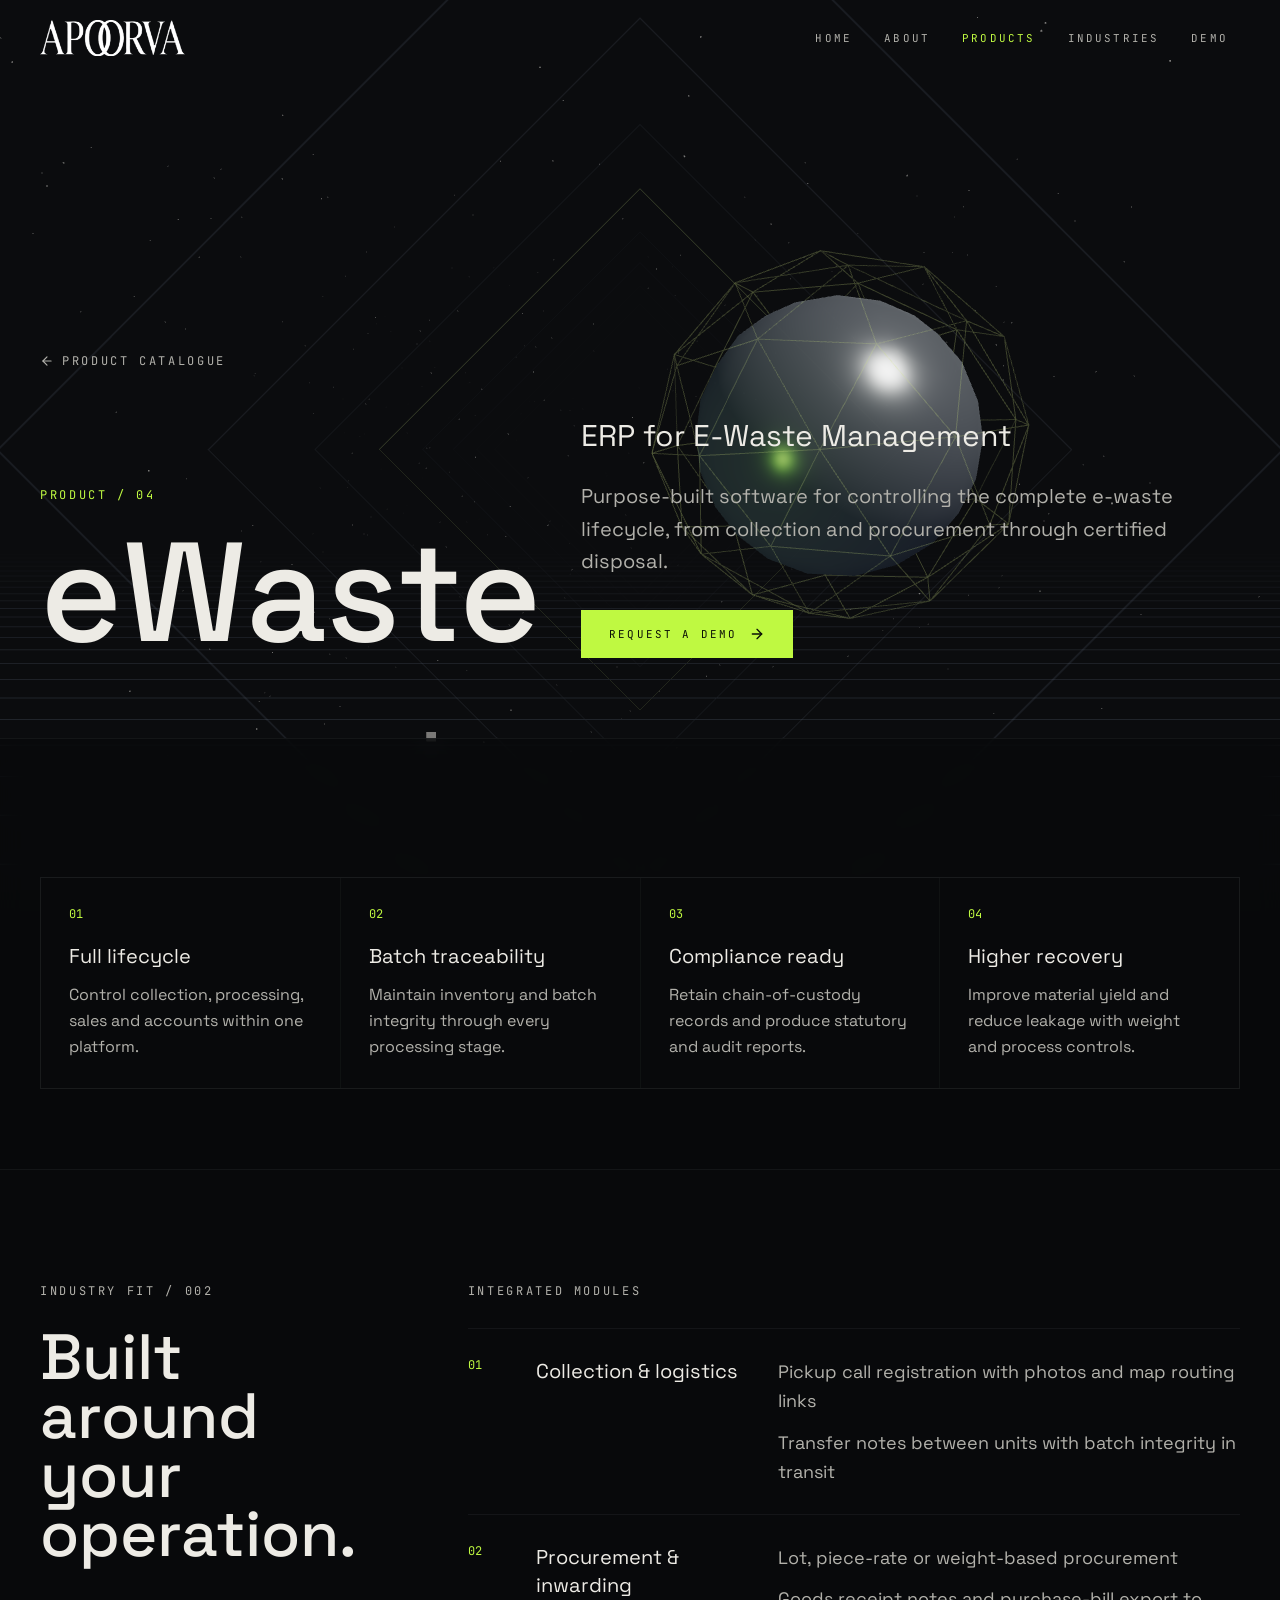
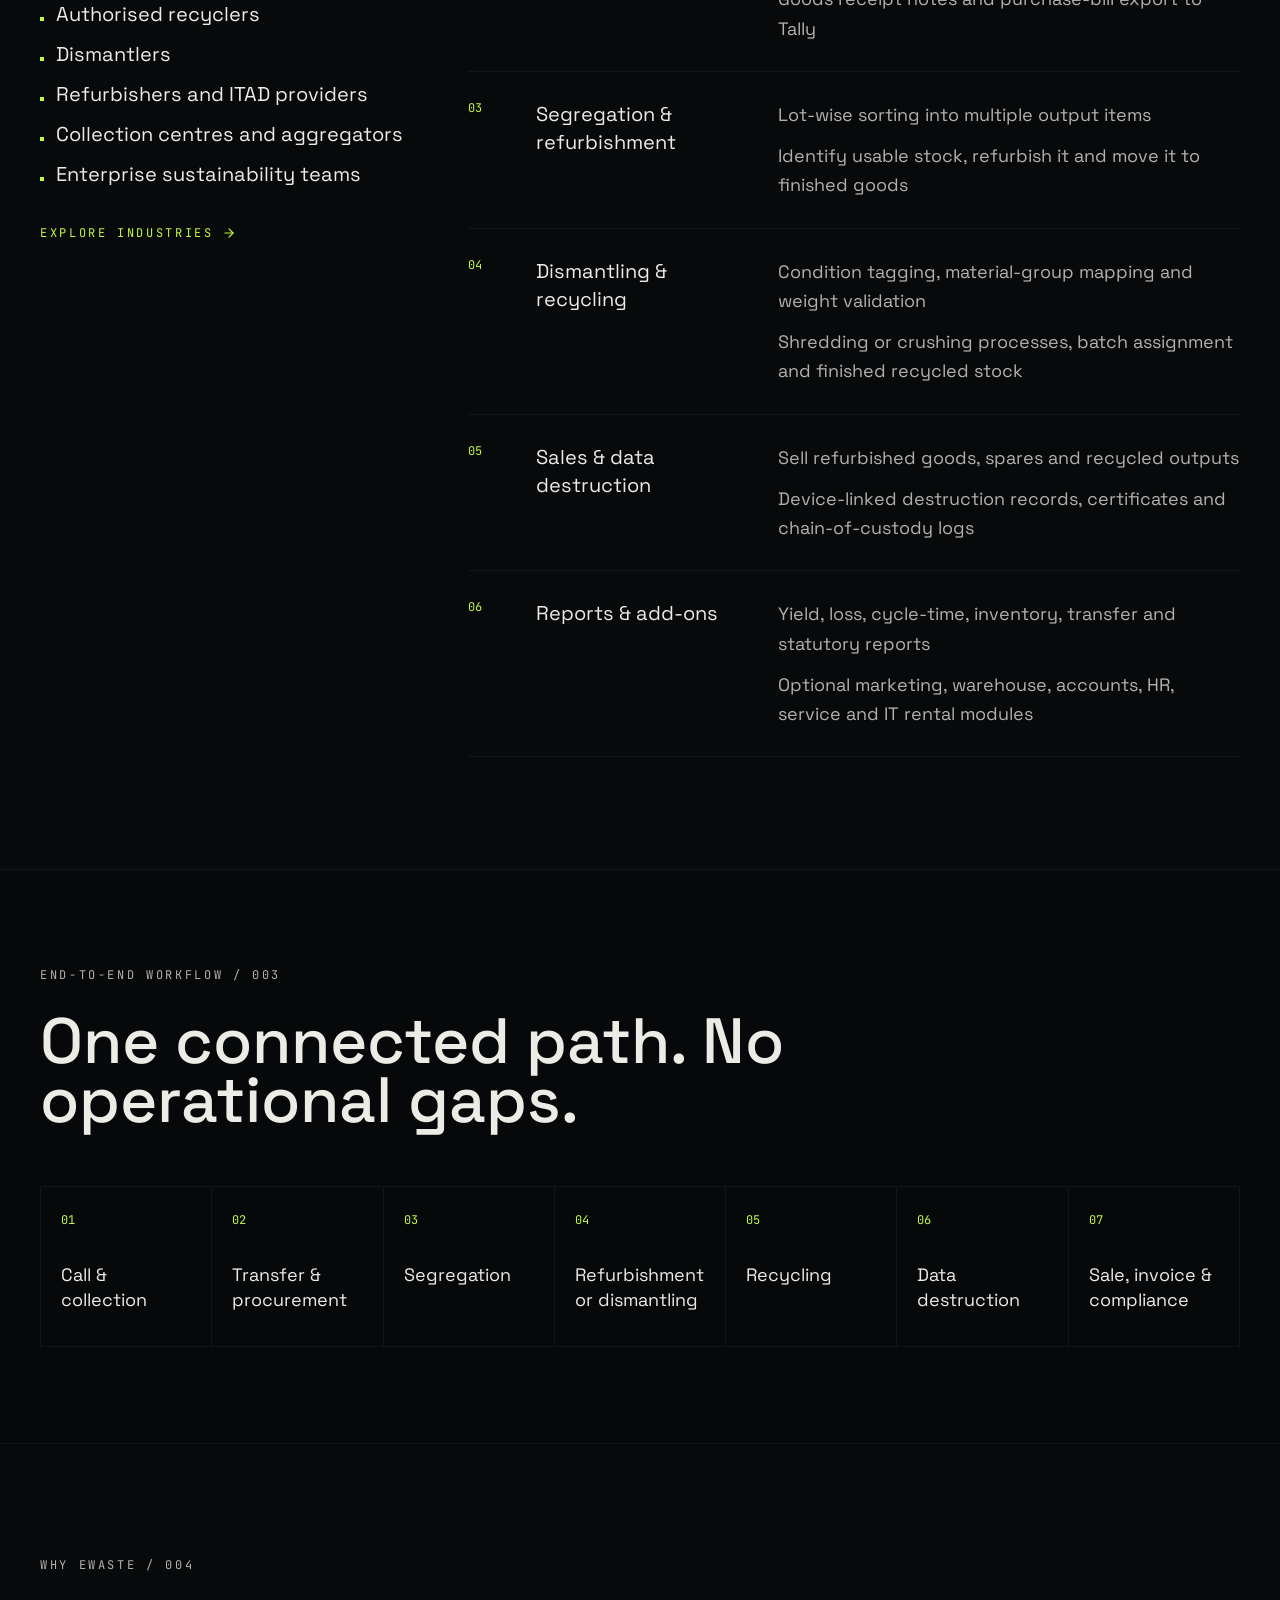
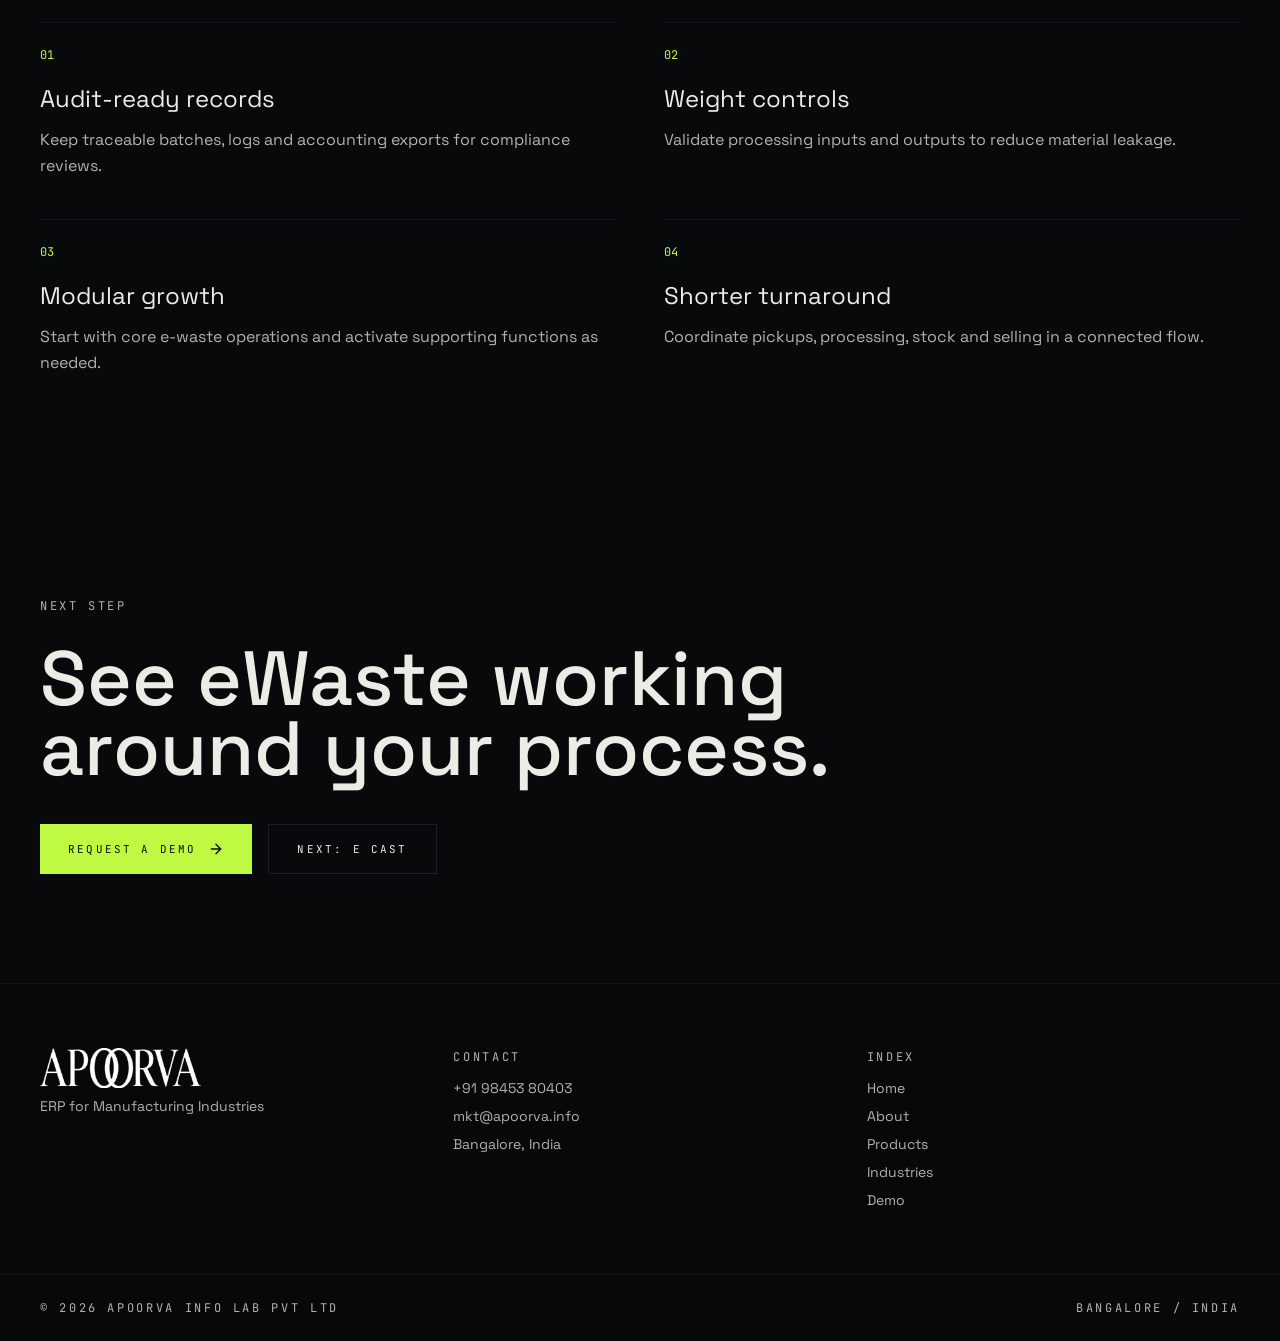
<file: products/ewaste/index.html>
<!DOCTYPE html><html lang="en"><head><meta charSet="utf-8"/><meta name="viewport" content="width=device-width, initial-scale=1"/><link rel="preload" as="image" href="/img/apoorva-logo.png"/><link rel="stylesheet" href="/assets/styles-BxoEETp6.css" data-precedence="default"/><link rel="stylesheet" href="https://fonts.googleapis.com/css2?family=Space+Grotesk:wght@300;400;500;600;700&amp;family=JetBrains+Mono:wght@400;500&amp;display=swap" data-precedence="default"/><title>eWaste ERP — ERP for E-Waste Management | Apoorva Info Lab</title><meta name="author" content="Apoorva Info Lab Pvt Ltd"/><meta name="description" content="Purpose-built software for controlling the complete e-waste lifecycle, from collection and procurement through certified disposal."/><meta property="og:title" content="eWaste ERP — ERP for E-Waste Management | Apoorva Info Lab"/><meta property="og:description" content="Purpose-built software for controlling the complete e-waste lifecycle, from collection and procurement through certified disposal."/><meta property="og:type" content="product"/><meta property="og:url" content="/products/ewaste"/><meta name="twitter:card" content="summary"/><link rel="modulepreload" href="/assets/index-D6dcOJN_.js"/><link rel="modulepreload" href="/assets/jsx-runtime-B-hcVAMW.js"/><link rel="modulepreload" href="/assets/products-xuQWqPuR.js"/><link rel="modulepreload" href="/assets/products._productId-DBLl1tLY.js"/><link rel="modulepreload" href="/assets/arrow-left-Bdt1PfM_.js"/><link rel="modulepreload" href="/assets/products._productId-DQ7l6YaE.js"/><link rel="modulepreload" href="/assets/Reveal-HDSV6b2i.js"/><link rel="icon" href="/favicon.png" type="image/png"/><link rel="preconnect" href="https://fonts.googleapis.com"/><link rel="preconnect" href="https://fonts.gstatic.com" crossorigin="anonymous"/><link rel="canonical" href="/products/ewaste"/></head><body><div aria-hidden="true" class="pointer-events-none fixed inset-0 -z-10 bg-background"><div class="absolute inset-0 overflow-hidden"><div class="absolute left-1/2 top-1/3 h-[46rem] w-[46rem] -translate-x-1/2 -translate-y-1/2 rounded-full bg-primary/8 blur-[140px]"></div><div class="absolute bottom-0 left-0 h-[30rem] w-[30rem] rounded-full bg-foreground/5 blur-[120px]"></div><div class="absolute inset-0 opacity-[0.16]" style="background-image:linear-gradient(to right, color-mix(in oklch, var(--color-foreground) 12%, transparent) 1px, transparent 1px), linear-gradient(to bottom, color-mix(in oklch, var(--color-foreground) 12%, transparent) 1px, transparent 1px);background-size:88px 88px;mask-image:radial-gradient(ellipse at 50% 40%, black, transparent 72%)"></div></div></div><header class="fixed inset-x-0 top-0 z-50 transition-all duration-500 border-b border-transparent"><div class="mx-auto flex max-w-[1400px] items-center justify-between gap-2 px-3 py-5 sm:gap-6 sm:px-6 md:px-10"><a class="group shrink-0" aria-label="Apoorva Info Lab home" href="/"><img src="/img/apoorva-logo.png" alt="Apoorva Info Lab" class="h-7 w-auto max-w-24 object-contain brightness-0 invert sm:h-9 sm:max-w-40"/></a><nav class="flex items-center gap-1 sm:gap-2"><a class="px-1 py-2 font-mono text-[0.5rem] uppercase tracking-[0.08em] transition-colors sm:px-3 sm:text-[0.68rem] sm:tracking-[0.2em] text-muted-foreground hover:text-foreground" href="/">Home</a><a class="px-1 py-2 font-mono text-[0.5rem] uppercase tracking-[0.08em] transition-colors sm:px-3 sm:text-[0.68rem] sm:tracking-[0.2em] text-muted-foreground hover:text-foreground" href="/about">About</a><a class="px-1 py-2 font-mono text-[0.5rem] uppercase tracking-[0.08em] transition-colors sm:px-3 sm:text-[0.68rem] sm:tracking-[0.2em] text-primary" href="/products" data-status="active" aria-current="page">Products</a><a class="px-1 py-2 font-mono text-[0.5rem] uppercase tracking-[0.08em] transition-colors sm:px-3 sm:text-[0.68rem] sm:tracking-[0.2em] text-muted-foreground hover:text-foreground" href="/industries">Industries</a><a class="px-1 py-2 font-mono text-[0.5rem] uppercase tracking-[0.08em] transition-colors sm:px-3 sm:text-[0.68rem] sm:tracking-[0.2em] text-muted-foreground hover:text-foreground" href="/book-demo">Demo</a></nav></div></header><main class="relative z-10"><!--$--><div><section class="mx-auto flex min-h-[82svh] w-full max-w-[1400px] items-end px-6 pb-20 pt-40 md:px-10"><div class="w-full"><div style="transition-delay:0ms" class="transition-all duration-1000 ease-out motion-reduce:transition-none translate-y-8 opacity-0 blur-[6px]"><a class="label-mono inline-flex items-center gap-2 transition-colors hover:text-primary active" href="/products" data-status="active" aria-current="page"><svg xmlns="http://www.w3.org/2000/svg" width="24" height="24" viewBox="0 0 24 24" fill="none" stroke="currentColor" stroke-width="2" stroke-linecap="round" stroke-linejoin="round" class="lucide lucide-arrow-left size-3.5" aria-hidden="true"><path d="m12 19-7-7 7-7"></path><path d="M19 12H5"></path></svg> Product catalogue</a></div><div style="transition-delay:100ms" class="transition-all duration-1000 ease-out motion-reduce:transition-none translate-y-8 opacity-0 blur-[6px]"><div class="mt-10 grid gap-10 md:grid-cols-[0.8fr_1.2fr] md:items-end"><div><p class="label-mono text-primary">Product / <!-- -->04</p><h1 class="display-xl mt-6 text-[clamp(3.5rem,11vw,9rem)]">eWaste</h1></div><div><p class="text-2xl leading-snug md:text-3xl">ERP for E-Waste Management</p><p class="mt-6 max-w-3xl text-xl leading-relaxed text-muted-foreground">Purpose-built software for controlling the complete e-waste lifecycle, from collection and procurement through certified disposal.</p><a class="group mt-8 inline-flex items-center gap-3 bg-primary px-7 py-4 font-mono text-[0.68rem] uppercase tracking-[0.2em] text-primary-foreground" href="/book-demo">Request a demo <svg xmlns="http://www.w3.org/2000/svg" width="24" height="24" viewBox="0 0 24 24" fill="none" stroke="currentColor" stroke-width="2" stroke-linecap="round" stroke-linejoin="round" class="lucide lucide-arrow-right size-4 transition-transform group-hover:translate-x-1" aria-hidden="true"><path d="M5 12h14"></path><path d="m12 5 7 7-7 7"></path></svg></a></div></div></div></div></section><section class="border-y border-border/60 bg-background/70 py-20 backdrop-blur-md"><div class="mx-auto w-full max-w-[1400px] px-6 md:px-10"><div style="transition-delay:0ms" class="transition-all duration-1000 ease-out motion-reduce:transition-none translate-y-8 opacity-0 blur-[6px]"><p class="label-mono">Business outcomes / 001</p></div><div class="mt-10 grid gap-px border border-border/60 bg-border/40 sm:grid-cols-2 lg:grid-cols-4"><div style="transition-delay:0ms" class="transition-all duration-1000 ease-out motion-reduce:transition-none translate-y-8 opacity-0 blur-[6px]"><article class="h-full bg-background/85 p-7"><p class="font-mono text-xs text-primary">01</p><h2 class="mt-5 text-xl">Full lifecycle</h2><p class="mt-3 text-base leading-relaxed text-muted-foreground">Control collection, processing, sales and accounts within one platform.</p></article></div><div style="transition-delay:60ms" class="transition-all duration-1000 ease-out motion-reduce:transition-none translate-y-8 opacity-0 blur-[6px]"><article class="h-full bg-background/85 p-7"><p class="font-mono text-xs text-primary">02</p><h2 class="mt-5 text-xl">Batch traceability</h2><p class="mt-3 text-base leading-relaxed text-muted-foreground">Maintain inventory and batch integrity through every processing stage.</p></article></div><div style="transition-delay:120ms" class="transition-all duration-1000 ease-out motion-reduce:transition-none translate-y-8 opacity-0 blur-[6px]"><article class="h-full bg-background/85 p-7"><p class="font-mono text-xs text-primary">03</p><h2 class="mt-5 text-xl">Compliance ready</h2><p class="mt-3 text-base leading-relaxed text-muted-foreground">Retain chain-of-custody records and produce statutory and audit reports.</p></article></div><div style="transition-delay:180ms" class="transition-all duration-1000 ease-out motion-reduce:transition-none translate-y-8 opacity-0 blur-[6px]"><article class="h-full bg-background/85 p-7"><p class="font-mono text-xs text-primary">04</p><h2 class="mt-5 text-xl">Higher recovery</h2><p class="mt-3 text-base leading-relaxed text-muted-foreground">Improve material yield and reduce leakage with weight and process controls.</p></article></div></div></div></section><section class="mx-auto grid w-full max-w-[1400px] gap-14 px-6 py-28 md:grid-cols-[0.65fr_1.35fr] md:px-10"><div style="transition-delay:0ms" class="transition-all duration-1000 ease-out motion-reduce:transition-none translate-y-8 opacity-0 blur-[6px]"><div class="md:sticky md:top-32 md:self-start"><p class="label-mono">Industry fit / 002</p><h2 class="display-xl mt-7 text-[clamp(2.2rem,5vw,4.5rem)]">Built around your operation.</h2><ul class="mt-9 space-y-3"><li class="flex items-baseline gap-3 text-xl"><span class="size-1 shrink-0 bg-primary"></span>Authorised recyclers</li><li class="flex items-baseline gap-3 text-xl"><span class="size-1 shrink-0 bg-primary"></span>Dismantlers</li><li class="flex items-baseline gap-3 text-xl"><span class="size-1 shrink-0 bg-primary"></span>Refurbishers and ITAD providers</li><li class="flex items-baseline gap-3 text-xl"><span class="size-1 shrink-0 bg-primary"></span>Collection centres and aggregators</li><li class="flex items-baseline gap-3 text-xl"><span class="size-1 shrink-0 bg-primary"></span>Enterprise sustainability teams</li></ul><a class="label-mono mt-9 inline-flex items-center gap-2 text-primary" href="/industries">Explore industries <svg xmlns="http://www.w3.org/2000/svg" width="24" height="24" viewBox="0 0 24 24" fill="none" stroke="currentColor" stroke-width="2" stroke-linecap="round" stroke-linejoin="round" class="lucide lucide-arrow-right size-3.5" aria-hidden="true"><path d="M5 12h14"></path><path d="m12 5 7 7-7 7"></path></svg></a></div></div><div><div style="transition-delay:0ms" class="transition-all duration-1000 ease-out motion-reduce:transition-none translate-y-8 opacity-0 blur-[6px]"><p class="label-mono">Integrated modules</p></div><div class="mt-7 divide-y divide-border/60 border-y border-border/60"><div style="transition-delay:0ms" class="transition-all duration-1000 ease-out motion-reduce:transition-none translate-y-8 opacity-0 blur-[6px]"><article class="grid gap-5 py-7 sm:grid-cols-[3rem_0.65fr_1.35fr]"><span class="font-mono text-xs text-primary">01</span><h3 class="text-xl">Collection &amp; logistics</h3><ul class="space-y-3 text-lg leading-relaxed text-muted-foreground"><li>Pickup call registration with photos and map routing links</li><li>Transfer notes between units with batch integrity in transit</li></ul></article></div><div style="transition-delay:50ms" class="transition-all duration-1000 ease-out motion-reduce:transition-none translate-y-8 opacity-0 blur-[6px]"><article class="grid gap-5 py-7 sm:grid-cols-[3rem_0.65fr_1.35fr]"><span class="font-mono text-xs text-primary">02</span><h3 class="text-xl">Procurement &amp; inwarding</h3><ul class="space-y-3 text-lg leading-relaxed text-muted-foreground"><li>Lot, piece-rate or weight-based procurement</li><li>Goods receipt notes and purchase-bill export to Tally</li></ul></article></div><div style="transition-delay:100ms" class="transition-all duration-1000 ease-out motion-reduce:transition-none translate-y-8 opacity-0 blur-[6px]"><article class="grid gap-5 py-7 sm:grid-cols-[3rem_0.65fr_1.35fr]"><span class="font-mono text-xs text-primary">03</span><h3 class="text-xl">Segregation &amp; refurbishment</h3><ul class="space-y-3 text-lg leading-relaxed text-muted-foreground"><li>Lot-wise sorting into multiple output items</li><li>Identify usable stock, refurbish it and move it to finished goods</li></ul></article></div><div style="transition-delay:150ms" class="transition-all duration-1000 ease-out motion-reduce:transition-none translate-y-8 opacity-0 blur-[6px]"><article class="grid gap-5 py-7 sm:grid-cols-[3rem_0.65fr_1.35fr]"><span class="font-mono text-xs text-primary">04</span><h3 class="text-xl">Dismantling &amp; recycling</h3><ul class="space-y-3 text-lg leading-relaxed text-muted-foreground"><li>Condition tagging, material-group mapping and weight validation</li><li>Shredding or crushing processes, batch assignment and finished recycled stock</li></ul></article></div><div style="transition-delay:200ms" class="transition-all duration-1000 ease-out motion-reduce:transition-none translate-y-8 opacity-0 blur-[6px]"><article class="grid gap-5 py-7 sm:grid-cols-[3rem_0.65fr_1.35fr]"><span class="font-mono text-xs text-primary">05</span><h3 class="text-xl">Sales &amp; data destruction</h3><ul class="space-y-3 text-lg leading-relaxed text-muted-foreground"><li>Sell refurbished goods, spares and recycled outputs</li><li>Device-linked destruction records, certificates and chain-of-custody logs</li></ul></article></div><div style="transition-delay:250ms" class="transition-all duration-1000 ease-out motion-reduce:transition-none translate-y-8 opacity-0 blur-[6px]"><article class="grid gap-5 py-7 sm:grid-cols-[3rem_0.65fr_1.35fr]"><span class="font-mono text-xs text-primary">06</span><h3 class="text-xl">Reports &amp; add-ons</h3><ul class="space-y-3 text-lg leading-relaxed text-muted-foreground"><li>Yield, loss, cycle-time, inventory, transfer and statutory reports</li><li>Optional marketing, warehouse, accounts, HR, service and IT rental modules</li></ul></article></div></div></div></section><section class="border-y border-border/60 bg-background/60 py-24 backdrop-blur-sm"><div class="mx-auto w-full max-w-[1400px] px-6 md:px-10"><div style="transition-delay:0ms" class="transition-all duration-1000 ease-out motion-reduce:transition-none translate-y-8 opacity-0 blur-[6px]"><p class="label-mono">End-to-end workflow / 003</p><h2 class="display-xl mt-7 max-w-4xl text-[clamp(2.2rem,5vw,4.5rem)]">One connected path. No operational gaps.</h2></div><ol class="mt-14 grid border-l border-t border-border/60 sm:grid-cols-2 lg:grid-cols-7"><li class="min-h-40 border-b border-r border-border/60 p-5"><span class="font-mono text-xs text-primary">01</span><p class="mt-8 text-lg leading-snug">Call &amp; collection</p></li><li class="min-h-40 border-b border-r border-border/60 p-5"><span class="font-mono text-xs text-primary">02</span><p class="mt-8 text-lg leading-snug">Transfer &amp; procurement</p></li><li class="min-h-40 border-b border-r border-border/60 p-5"><span class="font-mono text-xs text-primary">03</span><p class="mt-8 text-lg leading-snug">Segregation</p></li><li class="min-h-40 border-b border-r border-border/60 p-5"><span class="font-mono text-xs text-primary">04</span><p class="mt-8 text-lg leading-snug">Refurbishment or dismantling</p></li><li class="min-h-40 border-b border-r border-border/60 p-5"><span class="font-mono text-xs text-primary">05</span><p class="mt-8 text-lg leading-snug">Recycling</p></li><li class="min-h-40 border-b border-r border-border/60 p-5"><span class="font-mono text-xs text-primary">06</span><p class="mt-8 text-lg leading-snug">Data destruction</p></li><li class="min-h-40 border-b border-r border-border/60 p-5"><span class="font-mono text-xs text-primary">07</span><p class="mt-8 text-lg leading-snug">Sale, invoice &amp; compliance</p></li></ol></div></section><section class="mx-auto w-full max-w-[1400px] px-6 py-28 md:px-10"><div style="transition-delay:0ms" class="transition-all duration-1000 ease-out motion-reduce:transition-none translate-y-8 opacity-0 blur-[6px]"><p class="label-mono">Why <!-- -->eWaste<!-- --> / 004</p></div><div class="mt-12 grid gap-x-12 gap-y-10 md:grid-cols-2"><div style="transition-delay:0ms" class="transition-all duration-1000 ease-out motion-reduce:transition-none translate-y-8 opacity-0 blur-[6px]"><article class="border-t border-border/60 pt-6"><p class="font-mono text-xs text-primary">0<!-- -->1</p><h2 class="mt-5 text-2xl">Audit-ready records</h2><p class="mt-3 max-w-xl leading-relaxed text-muted-foreground">Keep traceable batches, logs and accounting exports for compliance reviews.</p></article></div><div style="transition-delay:70ms" class="transition-all duration-1000 ease-out motion-reduce:transition-none translate-y-8 opacity-0 blur-[6px]"><article class="border-t border-border/60 pt-6"><p class="font-mono text-xs text-primary">0<!-- -->2</p><h2 class="mt-5 text-2xl">Weight controls</h2><p class="mt-3 max-w-xl leading-relaxed text-muted-foreground">Validate processing inputs and outputs to reduce material leakage.</p></article></div><div style="transition-delay:140ms" class="transition-all duration-1000 ease-out motion-reduce:transition-none translate-y-8 opacity-0 blur-[6px]"><article class="border-t border-border/60 pt-6"><p class="font-mono text-xs text-primary">0<!-- -->3</p><h2 class="mt-5 text-2xl">Modular growth</h2><p class="mt-3 max-w-xl leading-relaxed text-muted-foreground">Start with core e-waste operations and activate supporting functions as needed.</p></article></div><div style="transition-delay:210ms" class="transition-all duration-1000 ease-out motion-reduce:transition-none translate-y-8 opacity-0 blur-[6px]"><article class="border-t border-border/60 pt-6"><p class="font-mono text-xs text-primary">0<!-- -->4</p><h2 class="mt-5 text-2xl">Shorter turnaround</h2><p class="mt-3 max-w-xl leading-relaxed text-muted-foreground">Coordinate pickups, processing, stock and selling in a connected flow.</p></article></div></div></section><section class="mx-auto flex min-h-[55svh] w-full max-w-[1400px] flex-col justify-center px-6 py-24 md:px-10"><div style="transition-delay:0ms" class="transition-all duration-1000 ease-out motion-reduce:transition-none translate-y-8 opacity-0 blur-[6px]"><p class="label-mono">Next step</p><h2 class="display-xl mt-7 max-w-4xl text-[clamp(2.4rem,6vw,5.5rem)]">See <!-- -->eWaste<!-- --> working around your process.</h2><div class="mt-10 flex flex-wrap gap-4"><a class="group inline-flex items-center gap-3 bg-primary px-7 py-4 font-mono text-[0.68rem] uppercase tracking-[0.2em] text-primary-foreground" href="/book-demo">Request a demo <svg xmlns="http://www.w3.org/2000/svg" width="24" height="24" viewBox="0 0 24 24" fill="none" stroke="currentColor" stroke-width="2" stroke-linecap="round" stroke-linejoin="round" class="lucide lucide-arrow-right size-4 transition-transform group-hover:translate-x-1" aria-hidden="true"><path d="M5 12h14"></path><path d="m12 5 7 7-7 7"></path></svg></a><a class="inline-flex items-center gap-3 border border-border px-7 py-4 font-mono text-[0.68rem] uppercase tracking-[0.2em] transition-colors hover:border-primary hover:text-primary" href="/products/ecast">Next: <!-- -->E Cast</a></div></div></section></div><script>(function(a,f){let l;try{l=JSON.parse(sessionStorage.getItem(a)||"{}")}catch{return}const n=l?.[f||history.state?.__TSR_key];let c=!1;for(const t in n){const e=n[t],o=e?.scrollX,s=e?.scrollY;if(Number.isFinite(o)&&Number.isFinite(s)){if(t==="window")scrollTo(o,s),c=!0;else if(t)try{const r=document.querySelector(t);r&&(r.scrollLeft=o,r.scrollTop=s)}catch{}}}if(c)return;const i=location.hash.slice(1);if(i){const t=history.state?.__hashScrollIntoViewOptions??!0;if(t){const e=document.getElementById(i);e&&e.scrollIntoView(t)}return}scrollTo(0,0)})("tsr-scroll-restoration-v1_3");document.currentScript.remove()</script><!--/$--></main><footer class="relative z-10 border-t border-border/60 bg-background/80 backdrop-blur-xl"><div class="mx-auto grid max-w-[1400px] gap-10 px-6 py-16 md:grid-cols-3 md:px-10"><div><img src="/img/apoorva-logo.png" alt="Apoorva Info Lab" class="h-10 w-auto max-w-52 object-contain brightness-0 invert"/><p class="mt-2 max-w-xs text-sm text-muted-foreground">ERP for Manufacturing Industries</p></div><div><p class="label-mono">Contact</p><ul class="mt-3 space-y-2 text-sm text-muted-foreground"><li><a href="tel:+919845380403" class="hover:text-primary">+91 98453 80403</a></li><li><a href="mailto:mkt@apoorva.info" class="hover:text-primary">mkt@apoorva.info</a></li><li>Bangalore, India</li></ul></div><div><p class="label-mono">Index</p><ul class="mt-3 space-y-2 text-sm"><li><a class="text-muted-foreground transition-colors hover:text-primary" href="/">Home</a></li><li><a class="text-muted-foreground transition-colors hover:text-primary" href="/about">About</a></li><li><a class="text-muted-foreground transition-colors hover:text-primary active" href="/products" data-status="active" aria-current="page">Products</a></li><li><a class="text-muted-foreground transition-colors hover:text-primary" href="/industries">Industries</a></li><li><a class="text-muted-foreground transition-colors hover:text-primary" href="/book-demo">Demo</a></li></ul></div></div><div class="mx-auto flex max-w-[1400px] flex-wrap items-center justify-between gap-3 border-t border-border/60 px-6 py-6 md:px-10"><p class="label-mono">© <!-- -->2026<!-- --> <!-- -->Apoorva Info Lab Pvt Ltd</p><p class="label-mono">Bangalore / India</p></div></footer><section aria-label="Notifications alt+T" tabindex="-1" aria-live="polite" aria-relevant="additions text" aria-atomic="false"></section><script data-tsr-stream-part="">(self.$R=self.$R||{})["tsr"]=[];self.$_TSR={h(){this.hydrated=!0,this.c()},e(){this.streamEnded=!0,this.c()},c(){this.hydrated&&this.streamEnded&&(delete self.$_TSR,delete self.$R.tsr)},p(e){this.initialized?e():this.buffer.push(e)},buffer:[]};$_TSR.router=($R=>$R[0]={manifest:$R[1]={routes:$R[2]={__root__:$R[3]={preloads:$R[4]=["/assets/index-D6dcOJN_.js","/assets/jsx-runtime-B-hcVAMW.js"],scripts:$R[5]=[$R[6]={attrs:$R[7]={type:"module",async:!0,src:"/assets/index-D6dcOJN_.js"}}]},"/products":$R[8]={preloads:$R[9]=["/assets/products-xuQWqPuR.js"]},"/products/$productId":$R[10]={preloads:$R[11]=["/assets/products._productId-DBLl1tLY.js","/assets/arrow-left-Bdt1PfM_.js","/assets/products._productId-DQ7l6YaE.js","/assets/Reveal-HDSV6b2i.js"]}}},matches:$R[12]=[$R[13]={i:"__root__ ",u:1792164393663,s:"success",ssr:!0},$R[14]={i:" products products",u:1792164393663,s:"success",ssr:!0},$R[15]={i:" products $productId products ewaste",u:1792164393663,s:"success",l:$R[16]={product:$R[17]={id:"ewaste",name:"eWaste",description:"ERP for E-Waste Management",summary:"Purpose-built software for controlling the complete e-waste lifecycle, from collection and procurement through certified disposal.",industries:$R[18]=["E-waste management","Recycling","Refurbishment"],highlights:$R[19]=["Collection tracking","Segregation & recycling","Data destruction","Certified disposal"],features:$R[20]=["E-waste call registration, collection, and transfer","E-waste procurement","Segregation and dismantling processes","Recycling and refurbishment workflows","Data destruction","E-waste disposal","Invoicing and data export to accounting software"],benefits:$R[21]=[$R[22]={label:"Full lifecycle",body:"Control collection, processing, sales and accounts within one platform."},$R[23]={label:"Batch traceability",body:"Maintain inventory and batch integrity through every processing stage."},$R[24]={label:"Compliance ready",body:"Retain chain-of-custody records and produce statutory and audit reports."},$R[25]={label:"Higher recovery",body:"Improve material yield and reduce leakage with weight and process controls."}],modules:$R[26]=[$R[27]={name:"Collection & logistics",items:$R[28]=["Pickup call registration with photos and map routing links","Transfer notes between units with batch integrity in transit"]},$R[29]={name:"Procurement & inwarding",items:$R[30]=["Lot, piece-rate or weight-based procurement","Goods receipt notes and purchase-bill export to Tally"]},$R[31]={name:"Segregation & refurbishment",items:$R[32]=["Lot-wise sorting into multiple output items","Identify usable stock, refurbish it and move it to finished goods"]},$R[33]={name:"Dismantling & recycling",items:$R[34]=["Condition tagging, material-group mapping and weight validation","Shredding or crushing processes, batch assignment and finished recycled stock"]},$R[35]={name:"Sales & data destruction",items:$R[36]=["Sell refurbished goods, spares and recycled outputs","Device-linked destruction records, certificates and chain-of-custody logs"]},$R[37]={name:"Reports & add-ons",items:$R[38]=["Yield, loss, cycle-time, inventory, transfer and statutory reports","Optional marketing, warehouse, accounts, HR, service and IT rental modules"]}],workflow:$R[39]=["Call & collection","Transfer & procurement","Segregation","Refurbishment or dismantling","Recycling","Data destruction","Sale, invoice & compliance"],differentiators:$R[40]=[$R[41]={label:"Audit-ready records",body:"Keep traceable batches, logs and accounting exports for compliance reviews."},$R[42]={label:"Weight controls",body:"Validate processing inputs and outputs to reduce material leakage."},$R[43]={label:"Modular growth",body:"Start with core e-waste operations and activate supporting functions as needed."},$R[44]={label:"Shorter turnaround",body:"Coordinate pickups, processing, stock and selling in a connected flow."}],audiences:$R[45]=["Authorised recyclers","Dismantlers","Refurbishers and ITAD providers","Collection centres and aggregators","Enterprise sustainability teams"]}},ssr:!0}]})($R["tsr"]);$_TSR.e();{let s=document.currentScript,p;while((p=s.previousElementSibling)&&p.hasAttribute('data-tsr-stream-part'))p.remove();s.remove()}</script><script type="module" async="" src="/assets/index-D6dcOJN_.js"></script><script>document.currentScript.remove();/*$tsr-stream-boundary*/</script></body></html>
</file>
